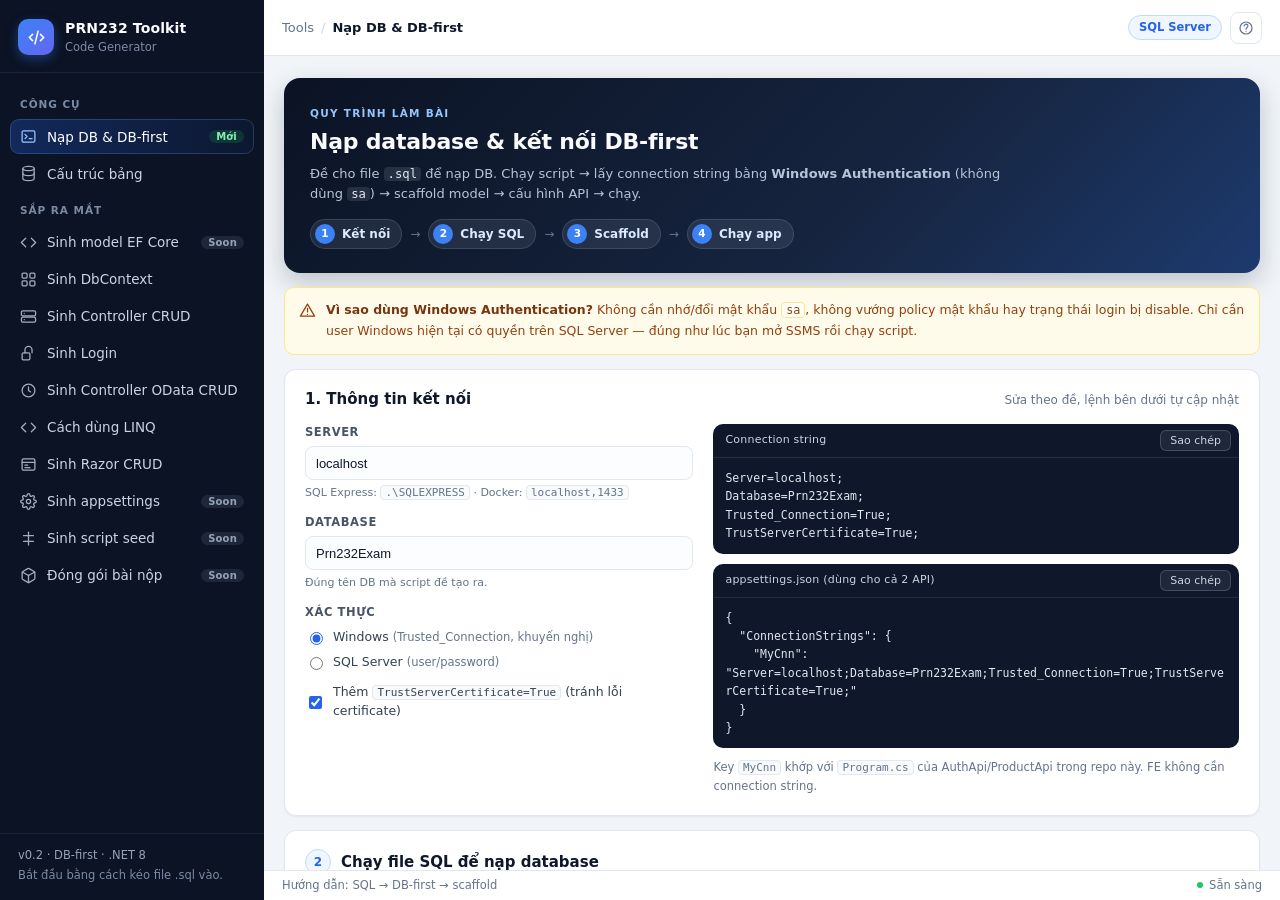
<file: tools/index.html>
<!DOCTYPE html>
<html lang="vi">
<head>
<meta charset="utf-8" />
<meta name="viewport" content="width=device-width, initial-scale=1" />
<title>PRN232 · Nạp DB &amp; DB-first</title>
<link rel="stylesheet" href="styles.css" />
</head>
<body>
<div class="app" id="app">

  <!-- ============ SIDEBAR ============ -->
  <aside class="sidebar" id="sidebar">
    <div class="brand">
      <div class="logo">
        <svg viewBox="0 0 24 24" fill="none" stroke="currentColor" stroke-width="2" stroke-linecap="round" stroke-linejoin="round" width="19" height="19">
          <path d="m7 8-4 4 4 4"/><path d="m17 8 4 4-4 4"/><path d="m14 4-4 16"/>
        </svg>
      </div>
      <div>
        <strong>PRN232 Toolkit</strong>
        <span>Code Generator</span>
      </div>
    </div>

    <nav class="nav" id="nav">
      <p class="nav-label">Công cụ</p>

      <button class="nav-item active" data-tool="setup">
        <svg viewBox="0 0 24 24" fill="none" stroke="currentColor" stroke-width="1.8" stroke-linecap="round" stroke-linejoin="round">
          <rect x="3" y="4" width="18" height="16" rx="2"/><path d="m7 9 3 3-3 3"/><path d="M13 15h4"/>
        </svg>
        <span class="label">Nạp DB &amp; DB-first</span>
        <span class="tag">Mới</span>
      </button>

      <button class="nav-item" data-tool="db">
        <svg viewBox="0 0 24 24" fill="none" stroke="currentColor" stroke-width="1.8" stroke-linecap="round" stroke-linejoin="round">
          <ellipse cx="12" cy="5" rx="8" ry="3"/><path d="M4 5v14c0 1.7 3.6 3 8 3s8-1.3 8-3V5"/><path d="M4 12c0 1.7 3.6 3 8 3s8-1.3 8-3"/>
        </svg>
        <span class="label">Cấu trúc bảng</span>
      </button>

      <p class="nav-label">Sắp ra mắt</p>

      <button class="nav-item" data-tool="models">
        <svg viewBox="0 0 24 24" fill="none" stroke="currentColor" stroke-width="1.8" stroke-linecap="round" stroke-linejoin="round">
          <path d="m16 18 6-6-6-6"/><path d="m8 6-6 6 6 6"/>
        </svg>
        <span class="label">Sinh model EF Core</span>
        <span class="tag soon">Soon</span>
      </button>

      <button class="nav-item" data-tool="context">
        <svg viewBox="0 0 24 24" fill="none" stroke="currentColor" stroke-width="1.8" stroke-linecap="round" stroke-linejoin="round">
          <rect x="3" y="3" width="7" height="7" rx="1.5"/><rect x="14" y="3" width="7" height="7" rx="1.5"/><rect x="3" y="14" width="7" height="7" rx="1.5"/><rect x="14" y="14" width="7" height="7" rx="1.5"/>
        </svg>
        <span class="label">Sinh DbContext</span>
      </button>

      <button class="nav-item" data-tool="crud">
        <svg viewBox="0 0 24 24" fill="none" stroke="currentColor" stroke-width="1.8" stroke-linecap="round" stroke-linejoin="round">
          <rect x="2" y="4" width="20" height="7" rx="2"/><rect x="2" y="13" width="20" height="7" rx="2"/><path d="M6 7.5h.01M6 16.5h.01"/>
        </svg>
        <span class="label">Sinh Controller CRUD</span>
      </button>

      <button class="nav-item" data-tool="login">
        <svg viewBox="0 0 24 24" fill="none" stroke="currentColor" stroke-width="1.8" stroke-linecap="round" stroke-linejoin="round">
          <rect x="3" y="11" width="11" height="10" rx="2"/><path d="M7 11V7a5 5 0 0 1 10 0v4"/>
        </svg>
        <span class="label">Sinh Login</span>
      </button>

      <button class="nav-item" data-tool="odata">
        <svg viewBox="0 0 24 24" fill="none" stroke="currentColor" stroke-width="1.8" stroke-linecap="round" stroke-linejoin="round">
          <circle cx="12" cy="12" r="9"/><path d="M12 7v5l3 2"/>
        </svg>
        <span class="label">Sinh Controller OData CRUD</span>
      </button>

      <button class="nav-item" data-tool="linq">
        <svg viewBox="0 0 24 24" fill="none" stroke="currentColor" stroke-width="1.8" stroke-linecap="round" stroke-linejoin="round">
          <polyline points="16 18 22 12 16 6"/><polyline points="8 6 2 12 8 18"/>
        </svg>
        <span class="label">Cách dùng LINQ</span>
      </button>

      <button class="nav-item" data-tool="razor">
        <svg viewBox="0 0 24 24" fill="none" stroke="currentColor" stroke-width="1.8" stroke-linecap="round" stroke-linejoin="round">
          <rect x="3" y="4" width="18" height="16" rx="2"/><path d="M3 9h18"/><path d="M7 13h4M7 16.5h7"/>
        </svg>
        <span class="label">Sinh Razor CRUD</span>
      </button>

      <button class="nav-item" data-tool="config">
        <svg viewBox="0 0 24 24" fill="none" stroke="currentColor" stroke-width="1.8" stroke-linecap="round" stroke-linejoin="round">
          <circle cx="12" cy="12" r="3"/><path d="M19.4 15a1.7 1.7 0 0 0 .34 1.87l.06.06a2 2 0 1 1-2.83 2.83l-.06-.06a1.7 1.7 0 0 0-1.87-.34 1.7 1.7 0 0 0-1 1.56V21a2 2 0 1 1-4 0v-.11a1.7 1.7 0 0 0-1.06-1.56 1.7 1.7 0 0 0-1.87.34l-.06.06a2 2 0 1 1-2.83-2.83l.06-.06A1.7 1.7 0 0 0 4.6 15a1.7 1.7 0 0 0-1.56-1H3a2 2 0 1 1 0-4h.11A1.7 1.7 0 0 0 4.6 9a1.7 1.7 0 0 0-.34-1.87l-.06-.06a2 2 0 1 1 2.83-2.83l.06.06A1.7 1.7 0 0 0 9 4.6a1.7 1.7 0 0 0 1-1.56V3a2 2 0 1 1 4 0v.11a1.7 1.7 0 0 0 1 1.56 1.7 1.7 0 0 0 1.87-.34l.06-.06a2 2 0 1 1 2.83 2.83l-.06.06A1.7 1.7 0 0 0 19.4 9c.12.6.62 1.04 1.23 1.04H21a2 2 0 1 1 0 4h-.11a1.7 1.7 0 0 0-1.49.96Z"/>
        </svg>
        <span class="label">Sinh appsettings</span>
        <span class="tag soon">Soon</span>
      </button>

      <button class="nav-item" data-tool="seed">
        <svg viewBox="0 0 24 24" fill="none" stroke="currentColor" stroke-width="1.8" stroke-linecap="round" stroke-linejoin="round">
          <path d="M12 3v18"/><path d="M5 8h14"/><path d="M5 16h14"/>
        </svg>
        <span class="label">Sinh script seed</span>
        <span class="tag soon">Soon</span>
      </button>

      <button class="nav-item" data-tool="package">
        <svg viewBox="0 0 24 24" fill="none" stroke="currentColor" stroke-width="1.8" stroke-linecap="round" stroke-linejoin="round">
          <path d="M21 8v8a2 2 0 0 1-1 1.73l-7 4a2 2 0 0 1-2 0l-7-4A2 2 0 0 1 3 16V8a2 2 0 0 1 1-1.73l7-4a2 2 0 0 1 2 0l7 4A2 2 0 0 1 21 8z"/><path d="m3.3 7 8.7 5 8.7-5"/><path d="M12 22V12"/>
        </svg>
        <span class="label">Đóng gói bài nộp</span>
        <span class="tag soon">Soon</span>
      </button>
    </nav>

    <div class="sidebar-foot">
      <div class="ver">v0.2 · DB-first · .NET 8</div>
      <div class="hint">Bắt đầu bằng cách kéo file .sql vào.</div>
    </div>
  </aside>

  <!-- ============ MAIN ============ -->
  <div class="main">
    <header class="topbar">
      <button class="icon-btn nav-toggle" id="navToggle" aria-label="Mở menu">
        <svg viewBox="0 0 24 24" fill="none" stroke="currentColor" stroke-width="2" stroke-linecap="round"><path d="M4 6h16M4 12h16M4 18h16"/></svg>
      </button>
      <div class="crumbs">
        <span>Tools</span><span class="sep">/</span><strong id="crumbTitle">Nạp DB &amp; DB-first</strong>
      </div>
      <div class="top-actions">
        <span class="pill">SQL Server</span>
        <a class="icon-btn" href="../tutorials/index.html" title="Mở tutorial" aria-label="Tutorial">
          <svg viewBox="0 0 24 24" fill="none" stroke="currentColor" stroke-width="1.8" stroke-linecap="round" stroke-linejoin="round">
            <circle cx="12" cy="12" r="9"/><path d="M9.2 9a2.8 2.8 0 1 1 4.3 2.4c-.9.6-1.5 1.2-1.5 2.3"/><path d="M12 17h.01"/>
          </svg>
        </a>
      </div>
    </header>

    <div class="view" id="view-schema" hidden>
    <div class="workspace">
      <!-- Nguồn SQL -->
      <section class="panel input-panel">
        <div class="panel-head">
          <h2>Nguồn SQL</h2>
          <span class="muted" id="fileMeta">Chưa có file</span>
        </div>

        <label class="dropzone" id="dropzone" for="fileInput">
          <span class="dz-icon">
            <svg viewBox="0 0 24 24" fill="none" stroke="currentColor" stroke-width="1.7" stroke-linecap="round" stroke-linejoin="round" width="17" height="17">
              <path d="M21 15v4a2 2 0 0 1-2 2H5a2 2 0 0 1-2-2v-4"/><path d="m7 9 5-5 5 5"/><path d="M12 4v12"/>
            </svg>
          </span>
          <strong>Kéo file .sql vào đây</strong>
          <small>hoặc bấm để chọn file · chỉ đọc, không upload</small>
          <span class="file-name" id="fileName" hidden></span>
          <input type="file" id="fileInput" accept=".sql,.txt" hidden />
        </label>

        <div class="divider"><span>hoặc dán SQL</span></div>

        <textarea id="sqlInput" spellcheck="false" placeholder="CREATE TABLE [dbo].[Product] (&#10;  [Id] INT IDENTITY(1,1) PRIMARY KEY,&#10;  [Name] NVARCHAR(150) NOT NULL&#10;);"></textarea>

        <div class="row">
          <button class="btn primary" id="btnAnalyze">
            <svg viewBox="0 0 24 24" fill="none" stroke="currentColor" stroke-width="1.9" stroke-linecap="round" stroke-linejoin="round">
              <path d="M12 3v3M12 18v3M3 12h3M18 12h3"/><circle cx="12" cy="12" r="4"/>
            </svg>
            Phân tích SQL
          </button>
        </div>
        <div class="row row-tight">
          <button class="btn ghost" id="btnSample">Nạp ví dụ</button>
          <button class="btn ghost" id="btnClear">Xoá</button>
        </div>

        <div class="tips">
          <b>Đọc được:</b> <code>CREATE TABLE</code>, <code>PRIMARY KEY</code>,
          <code>FOREIGN KEY ... REFERENCES</code> (cả <code>ALTER TABLE</code>),
          <code>CHECK</code>, <code>DEFAULT</code>, <code>UNIQUE</code>,
          <code>IDENTITY</code>, <code>NOT NULL</code>, computed column.
        </div>
      </section>

      <!-- Kết quả: field & ràng buộc -->
      <section class="panel result-panel">
        <div class="result-toolbar">
          <div class="title">
            <h2>Field &amp; ràng buộc</h2>
            <span class="muted" id="resultMeta">Chưa có dữ liệu</span>
          </div>
          <div class="tools">
            <label class="search">
              <svg viewBox="0 0 24 24" fill="none" stroke="currentColor" stroke-width="1.9" stroke-linecap="round" stroke-linejoin="round">
                <circle cx="11" cy="11" r="7"/><path d="m20 20-3.5-3.5"/>
              </svg>
              <input id="searchInput" type="search" placeholder="Tìm bảng hoặc field…" autocomplete="off" />
            </label>
            <button class="btn ghost sm" id="btnExpand">Mở rộng</button>
            <button class="btn ghost sm" id="btnCollapse">Thu gọn</button>
          </div>
        </div>

        <div class="result-scroll" id="resultScroll">
          <div class="empty" id="emptyState">
            <div class="art">
              <svg viewBox="0 0 24 24" fill="none" stroke="currentColor" stroke-width="1.5" stroke-linecap="round" stroke-linejoin="round" width="34" height="34">
                <ellipse cx="12" cy="5" rx="7" ry="2.6"/><path d="M5 5v6c0 1.4 3.1 2.6 7 2.6s7-1.2 7-2.6V5"/><path d="M5 11v6c0 1.4 3.1 2.6 7 2.6s7-1.2 7-2.6v-6"/>
              </svg>
            </div>
            <h3>Chưa có dữ liệu</h3>
            <p>Kéo file <b>.sql</b> vào panel bên trái để xem field, kiểu dữ liệu, ràng buộc và khóa ngoại của từng bảng.</p>
          </div>
          <div class="table-list" id="tableList"></div>
          <div class="no-result" id="noResult" hidden></div>
        </div>
      </section>
      </div>
    </div>

    <!-- ============ SINH DBCONTEXT ============ -->
    <div class="view" id="view-context" hidden>
      <div class="guide-scroll">
        <div class="guide">

          <section class="guide-hero">
            <div class="hero-text">
              <span class="eyebrow">Code generator</span>
              <h1>Sinh DbContext</h1>
              <p>
                Chọn 1+ bảng đã phân tích (hoặc dán <code>CREATE TABLE</code>) → điền tên context/namespace
                → sinh. Code gồm constructor, <code>DbSet</code> và <code>OnModelCreating</code> — đúng shape sau
                bước scaffold của <code>dotnet ef dbcontext scaffold</code>.
              </p>
            </div>
            <div class="hero-flow">
              <span class="flow-step"><b>1</b> Chọn bảng</span>
              <span class="flow-arrow">→</span>
              <span class="flow-step"><b>2</b> Tuỳ chỉnh</span>
              <span class="flow-arrow">→</span>
              <span class="flow-step"><b>3</b> Copy code</span>
            </div>
          </section>

          <div class="crud-grid">
            <section class="card">
              <div class="card-head">
                <h2>1. Chọn bảng</h2>
                <span class="muted" id="ctxSourceMeta">Chưa có bảng</span>
              </div>

              <div class="checks" id="ctxChecks"></div>

              <div class="divider"><span>hoặc dán</span></div>

              <label class="field">
                <span>Tên bảng hoặc CREATE TABLE</span>
                <textarea class="input textarea" id="ctxPaste" spellcheck="false" placeholder="Product&#10;hoặc dán nguyên: CREATE TABLE [dbo].[Product] ( ... )"></textarea>
              </label>
              <button type="button" class="btn" id="btnCtxUsePaste">Dùng nội dung dán</button>

              <p class="out-hint">
                Muốn context cho cả DB: vào tab “Cấu trúc bảng”, bấm nút <b>Sinh CRUD</b> trên từng bảng
                hoặc tích chọn nhiều bảng ở đây rồi sinh một context duy nhất.
              </p>
            </section>

            <section class="card">
              <div class="card-head">
                <h2>2. Tuỳ chỉnh</h2>
                <span class="muted">Sửa theo project của bạn</span>
              </div>

              <div class="opt-grid">
                <label class="field">
                  <span>DbContext</span>
                  <input class="input" id="ctxContext" value="Prn232Context" spellcheck="false" />
                </label>
                <label class="field">
                  <span>Namespace</span>
                  <input class="input" id="ctxNamespace" value="Prn232.ProductApi.Models" spellcheck="false" />
                </label>
              </div>

              <p class="out-hint">
                Sau khi sinh: xoá method <code>OnConfiguring</code> nếu có trong context, rồi đăng ký
                <code>AddDbContext</code> trong <code>Program.cs</code> của API.
              </p>
            </section>
          </div>

          <section class="card step">
            <div class="step-head">
              <span class="step-no">3</span>
              <h2>Code DbContext</h2>
              <div class="head-actions">
                <span class="muted" id="ctxMeta">Chọn bảng để sinh code</span>
                <button type="button" class="btn ghost sm" id="btnDownloadCtx">Tải .cs</button>
              </div>
            </div>

            <div class="code-box big">
              <pre id="ctxCode">// Chọn bảng để sinh DbContext.</pre>
              <button type="button" class="copy-btn" data-copy="ctxCode">Sao chép</button>
            </div>

            <ul class="bullets">
              <li>Tên context trong <code>-dc</code> của lệnh scaffold (<code>dotnet ef dbcontext scaffold ... -c Prn232Context</code>) phải <b>trùng</b> tên class vừa sinh.</li>
              <li><code>DbSet</code> tên được sinh tự động là số nhiều Pascal của tên bảng (vd <code>Product</code> → <code>DbSet&lt;Product&gt; Products</code>).</li>
              <li>Khóa (<code>HasKey</code>) + <code>ToTable</code> + <code>HasMaxLength</code>/<code>HasDefaultValue</code> được sinh từ <code>CREATE TABLE</code> đã phân tích.</li>
              <li>Chưa sinh block <code>HasOne/WithMany</code> cho FK — EF tự hiểu theo tên cột (<code>CategoryId</code> → <code>Category</code>).</li>
              <li>Sau khi scaffold: xoá <code>OnConfiguring</code> nếu có, đăng ký <code>AddDbContext</code> trong <code>Program.cs</code>.</li>
            </ul>
          </section>

          <section class="card step">
            <div class="step-head">
              <span class="step-no">4</span>
              <h2>Chạy lệnh scaffold (EF Core CLI)</h2>
            </div>
            <p class="step-desc">
              Code DbContext vừa sinh ở trên là kết quả của lệnh scaffold — thay vì copy tay, bấm sinh xong rồi
              chạy command dưới đây (tool đã điền context + connection string + các bảng cần scaffold).
            </p>

            <div class="code-box">
              <pre id="ctxScaffoldCmd"></pre>
              <button type="button" class="copy-btn" data-copy="ctxScaffoldCmd">Sao chép</button>
            </div>

            <ul class="bullets">
              <li>Command: <code>dotnet ef dbcontext scaffold "&lt;connection&gt;" Microsoft.EntityFrameworkCore.SqlServer -o Models -f -c Prn232Context --no-onconfiguring</code>.</li>
              <li>Cần cài: <code>dotnet tool install --global dotnet-ef</code>, <code>dotnet add package Microsoft.EntityFrameworkCore.SqlServer</code>, <code>dotnet add package Microsoft.EntityFrameworkCore.Design</code>.</li>
              <li>Chạy trong thư mục project API (vd <code>src/Prn232.ProductApi</code>); có <code>-t</code> khi đã chọn bảng cần sinh.</li>
              <li>Sau khi chạy: xoá <code>OnConfiguring</code> nếu có, đăng ký <code>AddDbContext</code> trong <code>Program.cs</code>.</li>
            </ul>
          </section>
        </div>
      </div>
    </div>

    <!-- ============ SINH RAZOR CRUD ============ -->
    <div class="view" id="view-razor" hidden>
      <div class="guide-scroll">
        <div class="guide">

          <section class="guide-hero">
            <div class="hero-text">
              <span class="eyebrow">Code generator</span>
              <h1>Sinh Razor CRUD</h1>
              <p>
                Chọn 1 bảng đã phân tích (hoặc dán <code>CREATE TABLE</code>) → sinh
                <code>Pages/…/Index.cshtml</code> + <code>Index.cshtml.cs</code>.
                Backend gọi API qua <code>ApiClient</code> (Bearer token từ Session), giao diện phía trên render bảng.
              </p>
            </div>
            <div class="hero-flow">
              <span class="flow-step"><b>1</b> Chọn bảng</span>
              <span class="flow-arrow">→</span>
              <span class="flow-step"><b>2</b> Sinh code</span>
              <span class="flow-arrow">→</span>
              <span class="flow-step"><b>3</b> Copy / tải .cs</span>
            </div>
          </section>

          <div class="crud-grid">
            <section class="card">
              <div class="card-head">
                <h2>1. Chọn bảng</h2>
                <span class="muted" id="razorSourceMeta">Chọn bảng để sinh Razor Page</span>
              </div>

              <label class="field">
                <span>Bảng đã phân tích</span>
                <select class="input" id="razorTable"></select>
                <small>Import file SQL ở mục “Cấu trúc bảng” để có danh sách.</small>
              </label>

              <div class="divider"><span>hoặc dán</span></div>

              <label class="field">
                <span>Tên bảng hoặc CREATE TABLE</span>
                <textarea class="input textarea" id="razorPaste" spellcheck="false" placeholder="Product&#10;hoặc dán nguyên: CREATE TABLE [dbo].[Product] ( ... )"></textarea>
              </label>
              <button type="button" class="btn" id="btnRazorUsePaste">Dùng nội dung dán</button>

              <p class="out-hint">
                Code sinh ra gồm 2 file: <code>Index.cshtml</code> (giao diện: alert + bảng) và
                <code>Index.cshtml.cs</code> (backend: <code>OnGet</code> gọi <code>ApiClient</code> → GET <code>/api/Products</code>).
              </p>
            </section>

            <section class="card">
              <div class="card-head">
                <h2>2. Tuỳ chỉnh</h2>
                <span class="muted">Sửa theo project của bạn</span>
              </div>
              <p class="out-hint">
                Namespace mặc định: <code>Prn232.Fe.Pages.Products</code> (từ tên bảng). Backend dùng
                <code>ApiClient.GetProductsAsync(page, PageSize, search)</code>; token lấy từ Session.
              </p>
            </section>
          </div>

          <section class="card step">
            <div class="step-head">
              <span class="step-no">3</span>
              <h2>Code Razor Page CRUD</h2>
              <div class="head-actions">
                <span class="muted" id="razorMeta">Chọn bảng để sinh code</span>
                <button type="button" class="btn ghost sm" id="btnDownloadRazor">Tải .cshtml</button>
                <button type="button" class="btn ghost sm" id="btnDownloadRazorCs">Tải .cs</button>
              </div>
            </div>

            <div class="code-box big">
              <pre id="razorCode">// Chọn bảng để sinh Razor Page CRUD.</pre>
              <button type="button" class="copy-btn" data-copy="razorCode">Sao chép</button>
            </div>

            <div class="code-box">
              <pre id="razorCs"></pre>
              <button type="button" class="copy-btn" data-copy="razorCs">Sao chép</button>
            </div>

            <ul class="bullets">
              <li>Backend: <code>OnGetAsync</code> kiểm tra token Session → gọi GET <code>/api/Products?page=&size=&search=</code> qua <code>ApiClient</code> → nạp <code>Items</code> + phân trang.</li>
              <li>Giao diện: alert (TempData <code>Message</code> + <code>ErrorMessage</code>) + bảng render <code>Model.Items</code>.</li>
              <li>Thêm Create/Edit/Delete Razor tương tự khi đề yêu cầu.</li>
              <li>Sau khi sinh: tạo DTO <code>ProductDto</code> trong FE nếu chưa có, rồi chạy FE.</li>
            </ul>
          </section>
        </div>
      </div>
    </div>

    <!-- ============ SINH CONTROLLER CRUD ============ -->
    <div class="view" id="view-crud" hidden>
      <div class="guide-scroll">
        <div class="guide">

          <section class="guide-hero">
            <div class="hero-text">
              <span class="eyebrow">Code generator</span>
              <h1>Sinh Controller CRUD</h1>
              <p>
                Chọn 1 bảng đã import (hoặc dán <code>CREATE TABLE</code>) → tick action cần sinh
                (list / CRUD) → chọn cột search &amp; sort → copy code. Code dùng EF Core async,
                <code>[ApiController]</code>, có sẵn nút copy.
              </p>
            </div>
            <div class="hero-flow">
              <span class="flow-step"><b>1</b> Chọn bảng</span>
              <span class="flow-arrow">→</span>
              <span class="flow-step"><b>2</b> Tuỳ chọn</span>
              <span class="flow-arrow">→</span>
              <span class="flow-step"><b>3</b> Scaffold / copy</span>
            </div>
          </section>

          <div class="crud-grid">
            <section class="card">
              <div class="card-head">
                <h2>1. Chọn bảng</h2>
                <span class="muted" id="genSourceMeta">Chưa có bảng</span>
              </div>

              <label class="field">
                <span>Bảng đã phân tích</span>
                <select class="input" id="genTable"></select>
                <small>Import file SQL ở mục “Cấu trúc bảng” để có danh sách.</small>
              </label>

              <div class="divider"><span>hoặc dán</span></div>

              <label class="field">
                <span>Tên bảng hoặc CREATE TABLE</span>
                <textarea class="input textarea" id="genPaste" spellcheck="false" placeholder="Product&#10;hoặc dán nguyên: CREATE TABLE [dbo].[Product] ( ... )"></textarea>
              </label>
              <button type="button" class="btn" id="btnUsePaste">Dùng nội dung dán</button>

              <p class="out-hint">
                Ở tab “Cấu trúc bảng”, bấm nút <b>Sinh CRUD</b> trên từng bảng để chuyển thẳng sang đây.
              </p>
            </section>

            <section class="card">
              <div class="card-head">
                <h2>2. Tuỳ chọn</h2>
                <span class="muted">Sửa theo project của bạn</span>
              </div>

              <div class="opt-grid">
                <label class="field">
                  <span>Controller</span>
                  <input class="input" id="genController" value="ProductsController" spellcheck="false" />
                </label>
                <label class="field">
                  <span>DbContext</span>
                  <input class="input" id="genContext" value="Prn232Context" spellcheck="false" />
                </label>
                <label class="field">
                  <span>Namespace</span>
                  <input class="input" id="genNamespace" value="Prn232.ProductApi.Controllers" spellcheck="false" />
                </label>
                <label class="field">
                  <span>Namespace của model</span>
                  <input class="input" id="genModelNs" value="Prn232.ProductApi.Models" spellcheck="false" />
                </label>
              </div>

              <label class="check-row mt-10">
                <input type="checkbox" id="genAuthorize" checked />
                <span>Thêm <code>[Authorize]</code> cho toàn controller (ProductApi trong repo yêu cầu JWT)</span>
              </label>

              <div class="opt-section">
                <div class="opt-section-head">
                  <span class="opt-title">Action sinh ra</span>
                  <span class="muted">Bỏ tick action không cần</span>
                </div>
                <div class="action-grid">
                  <label class="check-row"><input type="checkbox" class="gen-act" value="list" checked /><span>List <code>GET /api/…</code></span></label>
                  <label class="check-row"><input type="checkbox" class="gen-act" value="detail" checked /><span>Chi tiết <code>GET {id}</code></span></label>
                  <label class="check-row"><input type="checkbox" class="gen-act" value="create" checked /><span>Tạo <code>POST</code></span></label>
                  <label class="check-row"><input type="checkbox" class="gen-act" value="update" checked /><span>Sửa <code>PUT {id}</code></span></label>
                  <label class="check-row"><input type="checkbox" class="gen-act" value="delete" checked /><span>Xoá <code>DELETE {id}</code></span></label>
                </div>
              </div>

              <div class="opt-section">
                <div class="opt-section-head">
                  <span class="opt-title">Search từ khóa</span>
                  <span class="muted">Cột text — tick cột muốn tìm</span>
                </div>
                <div class="checks" id="genSearchFields"></div>
              </div>

              <div class="opt-section">
                <div class="opt-section-head">
                  <span class="opt-title">Sort</span>
                  <span class="muted">Cột text/số/ngày — tick và chọn chiều</span>
                </div>
                <div class="sort-list" id="genSortFields"></div>
              </div>

              <div class="opt-section">
                <div class="opt-section-head">
                  <span class="opt-title">Phân trang</span>
                  <span class="muted">Chỉ áp dụng cho list</span>
                </div>
                <div class="sort-row">
                  <label class="check-row">
                    <input type="checkbox" id="genPaging" />
                    <span>Bật <code>?page=1&amp;pageSize=…</code></span>
                  </label>
                  <label class="page-size">
                    <span>Số item / trang</span>
                    <input type="number" class="input mini" id="genPageSize" value="10" min="1" max="500" step="1" disabled />
                  </label>
                </div>
              </div>

              <div class="opt-section">
                <div class="opt-section-head">
                  <span class="opt-title">Message trả về</span>
                  <span class="muted">Dùng <code>{model}</code>, <code>{table}</code>, <code>{id}</code></span>
                </div>
                <div class="msg-grid">
                  <label class="field">
                    <span>404 Not found</span>
                    <input class="input" id="msgNotFound" value="Không tìm thấy {model}." spellcheck="false" />
                  </label>
                  <label class="field">
                    <span>400 Validation (Create / Update)</span>
                    <input class="input" id="msgValidation" value="Dữ liệu không hợp lệ." spellcheck="false" />
                  </label>
                  <label class="field">
                    <span>400 Khoá URL ≠ body (Update)</span>
                    <input class="input" id="msgMismatch" value="Khóa trên URL không khớp với body." spellcheck="false" />
                  </label>
                  <label class="field">
                    <span>401 Thiếu / sai token</span>
                    <input class="input" id="msgUnauthorized" value="Chưa đăng nhập hoặc token không hợp lệ." spellcheck="false" />
                  </label>
                  <label class="field">
                    <span>403 Không đủ quyền</span>
                    <input class="input" id="msgForbidden" value="Bạn không có quyền truy cập." spellcheck="false" />
                  </label>
                </div>
                <p class="out-hint">
                  Mỗi endpoint tự lấy message tương ứng: Detail/Update/Delete dùng 404 · Create/Update dùng 400 Validation ·
                  Update dùng thêm 400 Mismatch · Auth dùng 401/403. Dùng <code>{model}</code>, <code>{table}</code>, <code>{id}</code>.
                </p>
                <div class="msg-custom-head"><span class="muted">Message custom (thêm theo endpoint)</span></div>
                <button type="button" class="btn" id="btnAddMsg">Thêm message</button>
                <div id="customMsgList"></div>
              </div>
            </section>
          </div>

          <section class="card step">
            <div class="step-head">
              <span class="step-no">3</span>
              <h2>Cách 1 · Scaffold bằng <code>dotnet-aspnet-codegenerator</code></h2>
              <span class="pill ml-auto">Khuyến nghị</span>
            </div>
            <p class="step-desc">
              Cách chính thức của .NET: cần cài <b>tool</b> (global) và <b>package</b> (trong project API)
              một lần, sau đó mỗi bảng chỉ cần 1 lệnh là có controller CRUD đầy đủ.
              Model phải được scaffold trước (DB-first).
            </p>

            <div class="code-box">
              <pre id="cmdGenInstall"></pre>
              <button type="button" class="copy-btn" data-copy="cmdGenInstall">Sao chép</button>
            </div>

            <p class="out-hint">Chạy trong thư mục project API (vd: <code>src/Prn232.ProductApi</code>):</p>

            <div class="code-box">
              <pre id="cmdGenScaffold"></pre>
              <button type="button" class="copy-btn" data-copy="cmdGenScaffold">Sao chép</button>
            </div>

            <ul class="bullets">
              <li><code>-name</code> tên controller · <code>-async</code> action async · <code>-api</code> controller API.</li>
              <li><code>-m</code> class model đã scaffold · <code>-dc</code> DbContext · <code>-outDir Controllers</code>.</li>
              <li>Thiếu tool → lỗi <code>dotnet-aspnet-codegenerator: command not found</code>: cài lại và thêm <code>%USERPROFILE%\.dotnet\tools</code> vào PATH.</li>
              <li><code>-dc</code> phải <b>trùng đúng tên class DbContext</b> đã scaffold (vd <code>Prn232Context</code>), nếu không tool báo <i>“No DbContext was found”</i>.</li>
              <li>Chạy lệnh trong project chứa cả model lẫn DbContext; model ở project khác thì <code>-m</code> sẽ không thấy.</li>
              <li>Tool sinh controller <b>chưa có</b> <code>[Authorize]</code> — thêm tay nếu API yêu cầu JWT.</li>
              <li>Máy thi không cài được tool/package (offline) → dùng <b>Cách 2</b> bên dưới.</li>
            </ul>
          </section>

          <section class="card code-card">
            <div class="card-head">
              <h2>4. Cách 2 · Controller tự sinh (không cần cài tool)</h2>
              <div class="head-actions">
                <span class="muted" id="genMeta">Chọn bảng để sinh code</span>
                <button type="button" class="btn ghost sm" id="btnDownloadCs">Tải .cs</button>
              </div>
            </div>

            <div class="code-box big">
              <pre id="genCode"></pre>
              <button type="button" class="copy-btn" data-copy="genCode">Sao chép</button>
            </div>

            <ul class="bullets">
              <li>Cần scaffold model trước (mục “Nạp DB &amp; DB-first”) — controller dùng <code>_context.Set&lt;Model&gt;()</code> nên không phụ thuộc tên DbSet.</li>
              <li>Route: <code>api/[controller]</code> — ví dụ <code>ProductsController</code> → <code>/api/Products</code>.</li>
              <li>Tick ở panel “Tuỳ chọn”: cột <b>text</b> → sinh <code>?keyword=</code>, cột <b>text/số/ngày</b> → sort, bật <b>phân trang</b> → <code>?page=1&amp;pageSize=…</code> và trả <code>{ total, page, pageSize, items }</code>.</li>
              <li>Nhớ đăng ký <code>AddDbContext</code> + JWT trong <code>Program.cs</code>.</li>
            </ul>
          </section>

          <section class="card step">
            <div class="step-head">
              <span class="step-no">5</span>
              <h2>Kết quả mẫu của endpoint</h2>
            </div>
            <p class="step-desc">
              Chọn endpoint để xem HTTP status + body mẫu. Giá trị mẫu sinh theo kiểu cột:
              text → <code>"string"</code>, số → <code>0</code>, bit → <code>false</code>, ngày → chuỗi ISO, guid → guid rỗng.
            </p>

            <div class="sample-bar">
              <select class="input" id="sampleEndpoint"></select>
              <button type="button" class="btn" id="btnSampleResult">Sinh kết quả mẫu</button>
            </div>

            <div class="sample-out" id="sampleOut"></div>
          </section>

          <section class="card step" id="authMsgCard">
            <div class="step-head">
              <span class="step-no">6</span>
              <h2>Message 401 / 403 (<code>Program.cs</code>)</h2>
            </div>
            <p class="step-desc">
              Controller <b>không tự trả</b> 401 có body — middleware JWT trả 401 rỗng.
              Dán đoạn dưới vào <b>trong</b> <code>.AddJwtBearer(options => { ... })</code> của
              <code>Prn232.ProductApi/Program.cs</code>, giữ nguyên <code>TokenValidationParameters</code> phía trên.
            </p>

            <div class="code-box">
              <pre id="authEventsCode"></pre>
              <button type="button" class="copy-btn" data-copy="authEventsCode">Sao chép</button>
            </div>

            <ul class="bullets">
              <li><code>context.HandleResponse()</code> để chặn body mặc định; thiếu dòng này sẽ bị ghi đè.</li>
              <li>Message lấy từ ô <b>401</b> / <b>403</b> ở panel “Tuỳ chọn”.</li>
              <li>403 chỉ xảy ra khi dùng <code>[Authorize(Roles = "...")]</code>; controller mặc định không phân quyền.</li>
              <li>Ô 404 / 400 nằm trong controller nên sửa trực tiếp ở panel là code sinh ra đổi theo.</li>
            </ul>
          </section>

          <section class="card step">
            <div class="step-head">
              <span class="step-no">7</span>
              <h2>Hướng dẫn trả JSON theo mong muốn</h2>
            </div>
            <p class="step-desc">
              Muốn API trả JSON có thêm field / đổi tên field / chỉnh mã HTTP: dùng custom message ở panel
              <b>“Message trả về”</b> (chọn endpoint + mã status + message) rồi bấm <b>“Sinh code”</b> / <b>“Sinh kết quả mẫu”</b>.
              Khi có custom, code trả đúng status vừa chọn và body dạng <code>new { message = "..." }</code>.
            </p>
            <div class="code-box">
              <pre id="genCustomGuide">// Ví dụ: muốn 200 trả về object có thêm field "status" = false
        return Ok(new { message = "Yêu cầu hợp lệ.", status = false });</pre>
              <button type="button" class="copy-btn" data-copy="genCustomGuide">Sao chép</button>
            </div>
            <ul class="bullets">
              <li>Chọn endpoint (List / Detail / Create / Update / Delete / Auth) + status + message ở panel “Message trả về”, rồi bấm <b>“Sinh code”</b>.</li>
              <li>Thêm field / đổi tên field / đổi giá trị: sửa trực tiếp code sinh ra thành object C# có field mong muốn, ví dụ <code>return Ok(new { message = "...", status = false });</code>.</li>
              <li>Đổi mã HTTP: chọn status tương ứng trong custom (200 / 201 / 204 / 400 / 401 / 403 / 404) hoặc sửa mã status trong code sinh ra.</li>
              <li>Custom message chỉ thay message; field và tên field do người viết code trực tiếp.</li>
            </ul>
          </section>

        </div>
      </div>
    </div>

    <!-- ============ HƯỚNG DẪN NẠP DB & DB-FIRST ============ -->
    <div class="view" id="view-setup">
      <div class="guide-scroll">
        <div class="guide">

          <section class="guide-hero">
            <div class="hero-text">
              <span class="eyebrow">Quy trình làm bài</span>
              <h1>Nạp database &amp; kết nối DB-first</h1>
              <p>
                Đề cho file <code>.sql</code> để nạp DB. Chạy script → lấy connection string
                bằng <b>Windows Authentication</b> (không dùng <code>sa</code>) → scaffold model
                → cấu hình API → chạy.
              </p>
            </div>
            <div class="hero-flow">
              <span class="flow-step"><b>1</b> Kết nối</span>
              <span class="flow-arrow">→</span>
              <span class="flow-step"><b>2</b> Chạy SQL</span>
              <span class="flow-arrow">→</span>
              <span class="flow-step"><b>3</b> Scaffold</span>
              <span class="flow-arrow">→</span>
              <span class="flow-step"><b>4</b> Chạy app</span>
            </div>
          </section>

          <div class="note-banner">
            <svg viewBox="0 0 24 24" fill="none" stroke="currentColor" stroke-width="1.8" stroke-linecap="round" stroke-linejoin="round">
              <path d="M12 3 2 20h20L12 3Z"/><path d="M12 9v5"/><path d="M12 17.5h.01"/>
            </svg>
            <p>
              <b>Vì sao dùng Windows Authentication?</b> Không cần nhớ/đổi mật khẩu <code>sa</code>,
              không vướng policy mật khẩu hay trạng thái login bị disable. Chỉ cần user Windows
              hiện tại có quyền trên SQL Server — đúng như lúc bạn mở SSMS rồi chạy script.
            </p>
          </div>

          <!-- Thông tin kết nối + output -->
          <section class="card conn-card">
            <div class="card-head">
              <h2>1. Thông tin kết nối</h2>
              <span class="muted">Sửa theo đề, lệnh bên dưới tự cập nhật</span>
            </div>

            <div class="conn-grid">
              <div class="form-col">
                <label class="field">
                  <span>Server</span>
                  <input class="input" id="connServer" type="text" value="localhost" spellcheck="false" />
                  <small>SQL Express: <code>.\SQLEXPRESS</code> · Docker: <code>localhost,1433</code></small>
                </label>

                <label class="field">
                  <span>Database</span>
                  <input class="input" id="connDb" type="text" value="Prn232Exam" spellcheck="false" />
                  <small>Đúng tên DB mà script đề tạo ra.</small>
                </label>

                <div class="field">
                  <span>Xác thực</span>
                  <div class="radio-row">
                    <label class="radio">
                      <input type="radio" name="auth" value="windows" checked />
                      <span>Windows <small>(Trusted_Connection, khuyến nghị)</small></span>
                    </label>
                    <label class="radio">
                      <input type="radio" name="auth" value="sql" />
                      <span>SQL Server <small>(user/password)</small></span>
                    </label>
                  </div>
                </div>

                <div class="sql-auth" id="sqlAuthFields" hidden>
                  <label class="field">
                    <span>User</span>
                    <input class="input" id="connUser" type="text" value="sa" spellcheck="false" />
                  </label>
                  <label class="field">
                    <span>Password</span>
                    <input class="input" id="connPass" type="text" value="" spellcheck="false" />
                  </label>
                </div>

                <label class="check-row">
                  <input type="checkbox" id="trustCert" checked />
                  <span>Thêm <code>TrustServerCertificate=True</code> (tránh lỗi certificate)</span>
                </label>
              </div>

              <div class="out-col">
                <div class="out-block">
                  <div class="out-head">
                    <span>Connection string</span>
                    <button type="button" class="copy-btn" data-copy="outConn">Sao chép</button>
                  </div>
                  <pre id="outConn"></pre>
                </div>

                <div class="out-block">
                  <div class="out-head">
                    <span>appsettings.json (dùng cho cả 2 API)</span>
                    <button type="button" class="copy-btn" data-copy="outJson">Sao chép</button>
                  </div>
                  <pre id="outJson"></pre>
                </div>

                <p class="out-hint">
                  Key <code>MyCnn</code> khớp với <code>Program.cs</code> của AuthApi/ProductApi trong repo này.
                  FE không cần connection string.
                </p>
              </div>
            </div>
          </section>

          <!-- Bước 2: chạy SQL -->
          <section class="card step">
            <div class="step-head">
              <span class="step-no">2</span>
              <h2>Chạy file SQL để nạp database</h2>
            </div>
            <p class="step-desc">
              Mở file script đề cho, chạy bằng <code>sqlcmd</code> (hoặc SSMS → mở file → Execute).
              Script thường đã có <code>CREATE DATABASE</code> + <code>USE</code>, nên chỉ cần chạy 1 lần.
            </p>
            <div class="code-box">
              <pre id="cmdRunSql"></pre>
              <button type="button" class="copy-btn" data-copy="cmdRunSql">Sao chép</button>
            </div>
            <ul class="bullets">
              <li><b>Windows auth:</b> cờ <code>-E</code> — dùng user Windows hiện tại, không cần <code>-U/-P</code>.</li>
              <li><b>SSMS:</b> chọn Authentication = <i>Windows Authentication</i>, mở <code>.sql</code> rồi Execute (F5).</li>
              <li>Script không tạo DB thì tạo trước: <code>sqlcmd -S localhost -E -Q "CREATE DATABASE [&lt;DbName&gt;]"</code>.</li>
              <li>Nếu đề yêu cầu đúng tên DB khác, sửa ô Database phía trên rồi chạy lại script (nếu cần).</li>
            </ul>
            <div class="code-box">
              <pre id="cmdCheck"></pre>
              <button type="button" class="copy-btn" data-copy="cmdCheck">Sao chép</button>
            </div>
            <div class="step-actions">
              <button type="button" class="btn ghost sm" id="btnGoSchema">Xem field &amp; ràng buộc của DB →</button>
            </div>
          </section>

          <!-- Bước 3: scaffold -->
          <section class="card step">
            <div class="step-head">
              <span class="step-no">3</span>
              <h2>Scaffold model (DB-first)</h2>
            </div>
            <p class="step-desc">
              Cài tool + package một lần, sau đó scaffold từ database vừa nạp.
              <b>Bắt buộc</b> có <code>--no-onconfiguring</code> để connection string nằm trong
              <code>appsettings.json</code> chứ không hard-code trong DbContext.
            </p>

            <div class="code-box">
              <pre id="cmdInstall"></pre>
              <button type="button" class="copy-btn" data-copy="cmdInstall">Sao chép</button>
            </div>

            <div class="code-box">
              <pre id="cmdScaffold"></pre>
              <button type="button" class="copy-btn" data-copy="cmdScaffold">Sao chép</button>
            </div>

            <ul class="bullets">
              <li>Chạy trong thư mục project cần có model (ví dụ <code>src/Prn232.ProductApi</code>).</li>
              <li><code>-o Models</code>: thư mục output · <code>-f</code>: ghi đè khi scaffold lại sau khi đổi đề.</li>
              <li>Chỉ scaffold vài bảng: thêm <code>-t Product -t Account</code>.</li>
              <li>Đổi tên DbContext: thêm <code>-c Prn232Context</code>.</li>
              <li>Sau khi scaffold: xoá <code>OnConfiguring</code> nếu có, đăng ký <code>AddDbContext</code> trong <code>Program.cs</code>.</li>
            </ul>
          </section>

          <!-- Bước 4: cấu hình -->
          <section class="card step">
            <div class="step-head">
              <span class="step-no">4</span>
              <h2>Cấu hình &amp; chạy</h2>
            </div>
            <p class="step-desc">
              Dán connection string vào <b>cả hai</b> <code>appsettings.json</code> của
              <code>Prn232.AuthApi</code> và <code>Prn232.ProductApi</code> (cùng key <code>MyCnn</code>).
              JWT <code>Key/Issuer/Audience</code> phải giống hệt nhau ở 2 API.
            </p>
            <div class="code-box">
              <pre id="cmdBuild"></pre>
              <button type="button" class="copy-btn" data-copy="cmdBuild">Sao chép</button>
            </div>
            <ul class="bullets">
              <li>Chạy lần lượt AuthApi (:5001) → ProductApi (:5002) → FE (:5000).</li>
              <li>Đăng nhập bằng account seed trong script (ví dụ <code>admin/123456</code>).</li>
              <li>Sửa DB xong thì scaffold lại — không dùng migration (đề thi DB-first).</li>
            </ul>
          </section>

          <!-- Lỗi thường gặp -->
          <section class="card step">
            <div class="step-head">
              <span class="step-no">?</span>
              <h2>Lỗi thường gặp</h2>
            </div>
            <div class="err-wrap">
              <table class="err-table">
                <thead>
                  <tr><th>Lỗi</th><th>Nguyên nhân</th><th>Cách xử lý</th></tr>
                </thead>
                <tbody>
                  <tr>
                    <td><code>A network-related or instance-specific error</code></td>
                    <td>Sai tên server / SQL Server chưa chạy</td>
                    <td>Kiểm tra service; SQL Express dùng <code>.\SQLEXPRESS</code>, Docker dùng <code>localhost,1433</code>.</td>
                  </tr>
                  <tr>
                    <td><code>Login failed for user ...</code> (Windows)</td>
                    <td>User Windows chưa có login/quyền trên DB</td>
                    <td>SSMS → Security → Logins → thêm user; hoặc chuyển sang SQL auth.</td>
                  </tr>
                  <tr>
                    <td><code>The certificate chain was issued by an authority that is not trusted</code></td>
                    <td>SQL Server dùng certificate self-signed</td>
                    <td>Bật <code>TrustServerCertificate=True</code> (đã bật mặc định ở trên).</td>
                  </tr>
                  <tr>
                    <td><code>Cannot open database "X" requested by the login</code></td>
                    <td>Chưa chạy script hoặc sai tên DB</td>
                    <td>Chạy lại script; kiểm tra <code>SELECT name FROM sys.databases</code>.</td>
                  </tr>
                  <tr>
                    <td><code>dotnet ef: command not found</code></td>
                    <td>Chưa cài hoặc chưa có trong PATH</td>
                    <td><code>dotnet tool install --global dotnet-ef</code>; thêm <code>%USERPROFILE%\.dotnet\tools</code> (Windows) hoặc <code>~/.dotnet/tools</code> vào PATH.</td>
                  </tr>
                  <tr>
                    <td><code>Unable to connect... Windows auth</code> khi DB chạy Docker/Linux</td>
                    <td>SQL Server trên Linux không hỗ trợ Windows Authentication</td>
                    <td>Chọn xác thực <b>SQL Server</b> ở trên và dùng user/password thật của container.</td>
                  </tr>
                </tbody>
              </table>
            </div>
          </section>

          <!-- Checklist -->
          <section class="card step">
            <div class="step-head">
              <span class="step-no">✓</span>
              <h2>Checklist trước khi nộp</h2>
            </div>
            <ul class="checklist">
              <li>Script đề đã chạy, DB có đúng bảng + seed data.</li>
              <li>Scaffold lại sau lần sửa DB cuối cùng, model khớp field thật.</li>
              <li>Connection string giống nhau ở 2 API, JWT key giống nhau.</li>
              <li>Không commit mật khẩu thật; connection string chỉ để trong appsettings của bài nộp.</li>
              <li>Chạy thử login → list → create → edit → delete.</li>
            </ul>
          </section>

        </div>
      </div>
    </div>

    <!-- ============ SINH LOGIN ============ -->
    <div class="view" id="view-login" hidden>
      <div class="guide-scroll">
        <div class="guide">

          <section class="guide-hero">
            <div class="hero-text">
              <span class="eyebrow">Code generator</span>
              <h1>Sinh Login</h1>
              <p>
                Sinh trang Razor <code>Login</code>: backend PageModel <code>OnPostAsync</code> gọi
                <code>ApiClient.LoginAsync</code> → lưu token vào Session → redirect về <code>/Products/Index</code>.
                Giao diện phía trên: form username/password + alert lỗi.
              </p>
            </div>
            <div class="hero-flow">
              <span class="flow-step"><b>1</b> Backend</span>
              <span class="flow-arrow">→</span>
              <span class="flow-step"><b>2</b> Frontend</span>
              <span class="flow-arrow">→</span>
              <span class="flow-step"><b>3</b> Copy / tải .cs</span>
            </div>
          </section>

          <section class="card step">
            <div class="step-head">
              <span class="step-no">1</span>
              <h2>Code Login</h2>
              <div class="head-actions">
                <span class="muted" id="loginMeta">Sinh code Login</span>
                <button type="button" class="btn ghost sm" id="btnDownloadLogin">Tải .cshtml</button>
                <button type="button" class="btn ghost sm" id="btnDownloadLoginCs">Tải .cs</button>
                <button type="button" class="btn ghost sm" id="btnDownloadLoginApi">Tải AuthController.cs</button>
              </div>
            </div>

            <div class="code-box big">
              <pre id="loginCode">// Code Login (frontend)</pre>
              <button type="button" class="copy-btn" data-copy="loginCode">Sao chép</button>
            </div>

            <div class="code-box">
              <pre id="loginCs"></pre>
              <button type="button" class="copy-btn" data-copy="loginCs">Sao chép</button>
            </div>

            <div class="code-box">
              <pre id="loginApiCode">// Code BE Login (AuthApi)</pre>
              <button type="button" class="copy-btn" data-copy="loginApiCode">Sao chép</button>
            </div>

            <ul class="bullets">
              <li>Backend: POST <code>/api/auth/login</code> qua <code>ApiClient.LoginAsync</code> → lỗi thì <code>ErrorMessage</code>, thành thì lưu token vào Session.</li>
              <li>Giao diện: form POST + <code>asp-for="Input.Username/Password"</code> + validation + alert.</li>
              <li>Redirect sau login: <code>RedirectToPage("/Products/Index")</code>.</li>
              <li>BE login (<code>AuthController</code> trong <code>Prn232.AuthApi</code>): generator tool này sinh phần FE; backend đã có sẵn — tool hiện sinh cả 2 phía.</li>
            </ul>
          </section>
        </div>
      </div>
    </div>

    <!-- ============ CÁCH DÙNG LINQ ============ -->
    <div class="view" id="view-linq" hidden>
      <div class="guide-scroll">
        <div class="guide">

          <section class="guide-hero">
            <div class="hero-text">
              <span class="eyebrow">Code generator</span>
              <h1>Cách dùng LINQ</h1>
              <p>
                Dùng <code>Where</code> (lọc / tìm kiếm), <code>OrderBy / ThenBy</code> (sắp xếp) và
                <code>Include</code> (nối khóa ngoại) để viết query list trong controller CRUD.
                Tool chỉ đưa ra snippet <b>tham khảo</b> — bạn tự đọc, tự viết và tự chỉnh controller.
              </p>
            </div>
            <div class="hero-flow">
              <span class="flow-step"><b>1</b> Query</span>
              <span class="flow-arrow">→</span>
              <span class="flow-step"><b>2</b> Where / OrderBy / Include</span>
              <span class="flow-arrow">→</span>
              <span class="flow-step"><b>3</b> Chỉnh tay</span>
            </div>
          </section>

          <section class="card step">
            <div class="step-head">
              <span class="step-no">1</span>
              <h2>Snippet LINQ (tham khảo)</h2>
              <div class="head-actions">
                <span class="muted" id="linqMeta">Cách dùng LINQ · tham khảo</span>
                <button type="button" class="btn ghost sm" id="btnDownloadLinq">Tải .cs</button>
              </div>
            </div>

            <div class="code-box big">
              <pre id="linqCode">// GET: api/Products
var query = _context.Set&lt;Product&gt;().AsNoTracking();

// [SỬA KHI ĐỔI ĐỔI] Thêm filter / search / sort theo ý cần:
// query = query.Where(e => e.Price &gt; 100);
// query = query.Where(e => e.Name.Contains(keyword));
query = query.OrderBy(e =&gt; e.Name).ThenBy(e =&gt; e.Price);

var items = await query.ToListAsync();

// Nối bảng theo khóa ngoại (Include) — ví dụ: Product -&gt; Category:
var itemsWithFk = await _context.Set&lt;Product&gt;()
    .Include(e =&gt; e.Category)
    .ToListAsync();

return Ok(items);</pre>
              <button type="button" class="copy-btn" data-copy="linqCode">Sao chép</button>
            </div>

            <ul class="bullets">
              <li>Snippet tham khảo cho query list: Where (lọc / tìm kiếm), OrderBy / ThenBy (sắp xếp) + Include (nối khóa ngoại).</li>
              <li>Khi viết tay cho controller: thêm Where cho lọc, OrderBy cho sắp xếp, Include cho nối bảng FK.</li>
              <li>Query CRUD controller đang dùng: <code>_context.Set&lt;Product&gt;().AsNoTracking()</code>.</li>
            </ul>
          </section>
        </div>
      </div>
    </div>

    <!-- ============ SINH CONTROLLER ODATA CRUD ============ -->
    <div class="view" id="view-odata" hidden>
      <div class="guide-scroll">
        <div class="guide">

          <section class="guide-hero">
            <div class="hero-text">
              <span class="eyebrow">Code generator</span>
              <h1>Sinh Controller OData CRUD</h1>
              <p>
                Sinh controller CRUD cho API <b>OData</b> bằng <code>[EnableQuery]</code>: list trả thẳng
                <code>IQueryable</code> → OData tự xử <code>$filter</code> / <code>$orderby</code> / <code>$top</code> / <code>$skip</code> / <code>$count</code>.
                Create / Update / Delete dùng EF Core thông thường.
              </p>
            </div>
            <div class="hero-flow">
              <span class="flow-step"><b>1</b> Chọn bảng</span>
              <span class="flow-arrow">→</span>
              <span class="flow-step"><b>2</b> Sinh controller</span>
              <span class="flow-arrow">→</span>
              <span class="flow-step"><b>3</b> Copy / tải .cs</span>
            </div>
          </section>

          <section class="card step">
            <div class="step-head">
              <span class="step-no">1</span>
              <h2>Controller OData CRUD</h2>
              <div class="head-actions">
                <span class="muted" id="odataMeta">Sinh controller OData CRUD</span>
                <button type="button" class="btn ghost sm" id="btnDownloadOdata">Tải .cs</button>
              </div>
            </div>

            <label class="field">
              <span>Bảng đã phân tích</span>
              <select class="input" id="odataTable"></select>
              <small>Import file SQL ở mục “Cấu trúc bảng” để có danh sách.</small>
            </label>

            <div class="code-box big">
              <pre id="odataCode">// Chọn bảng để sinh controller OData CRUD.</pre>
              <button type="button" class="copy-btn" data-copy="odataCode">Sao chép</button>
            </div>

            <ul class="bullets">
              <li>List: <code>[HttpGet]</code> + <code>[EnableQuery]</code> trả <code>IQueryable</code> → OData tự xử <code>$filter</code> / <code>$orderby</code> / <code>$top</code> / <code>$skip</code> / <code>$count</code>.</li>
              <li>Chi tiết / tạo / sửa / xoá: hành vi EF Core thông thường (Create → <code>Created</code>, Update/Delete → <code>NoContent</code> / <code>NotFound</code>).</li>
              <li>Cần thêm package <code>Microsoft.AspNetCore.OData</code> trong project API.</li>
            </ul>
          </section>

          <section class="card step">
            <div class="step-head">
              <span class="step-no">2</span>
              <h2>Chèn vào <code>Program.cs</code> (của API)</h2>
              <div class="head-actions">
                <span class="muted">OData · đăng ký service</span>
                <button type="button" class="btn ghost sm" id="btnDownloadOdataProgram">Tải .cs</button>
              </div>
            </div>
            <p class="step-desc">
              Thêm đoạn dưới vào <code>Program.cs</code> của project API (sau dòng <code>builder.Services.AddControllers()</code>).
            </p>

            <div class="code-box">
              <pre id="odataProgramCode">using Microsoft.AspNetCore.OData;

// [SỬA KHI ĐỔI ĐỔI] OData: cho phép query $filter / $orderby / $top / $skip / $count / $select / $expand
builder.Services.AddControllers().AddOData(options => options.Select().Filter().OrderBy().Count().Expand());</pre>
              <button type="button" class="copy-btn" data-copy="odataProgramCode">Sao chép</button>
            </div>

            <ul class="bullets">
              <li>Thêm <code>using Microsoft.AspNetCore.OData;</code> ở đầu file <code>Program.cs</code>.</li>
              <li>Đổi <code>AddControllers()</code> → <code>AddControllers().AddOData(...)</code>.</li>
              <li>Cần package <code>Microsoft.AspNetCore.OData</code> trong project API.</li>
            </ul>
          </section>
        </div>
      </div>
    </div>

    <footer class="statusbar">
      <span id="stats">0 bảng · 0 field · 0 FK · 0 CHECK</span>
      <span id="status"><span class="dot"></span>Sẵn sàng</span>
    </footer>
  </div>
</div>

<div class="toast-layer" id="toasts"></div>

<script src="app.js"></script>
</body>
</html>
</file>
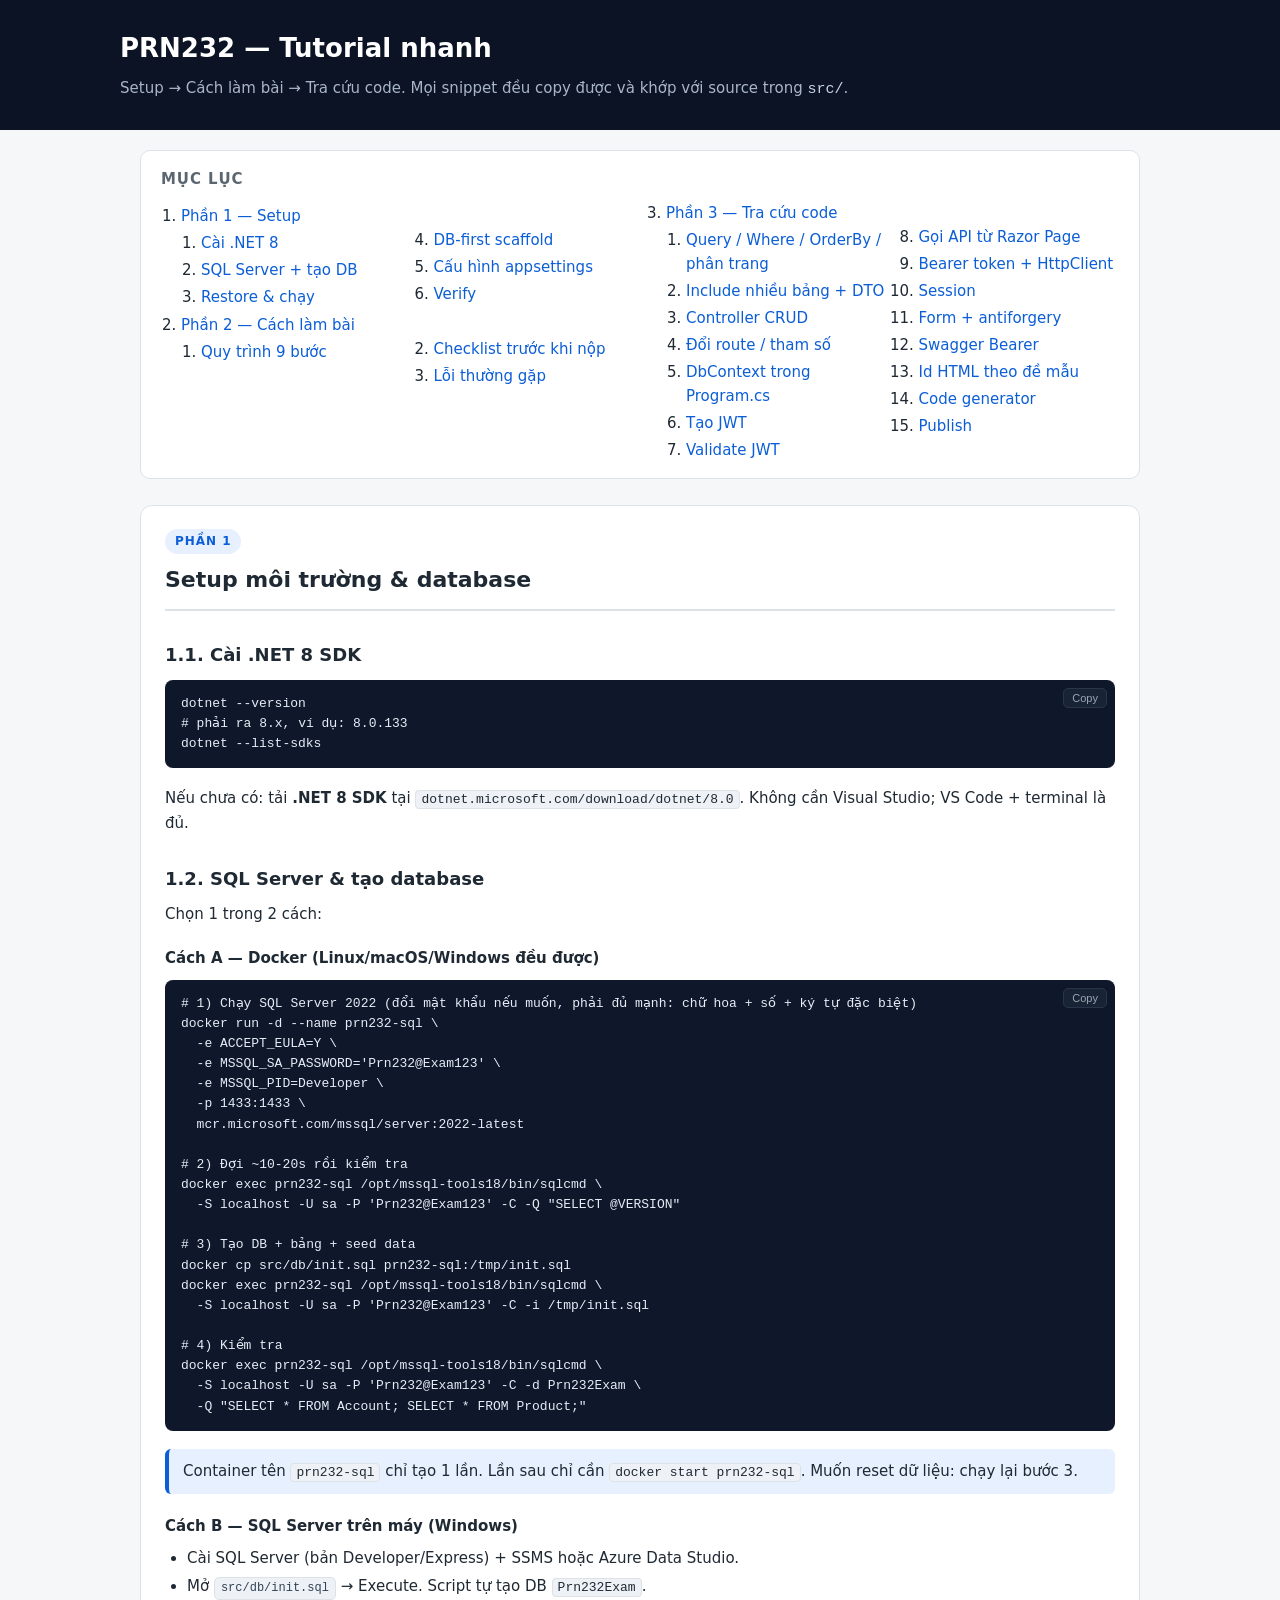
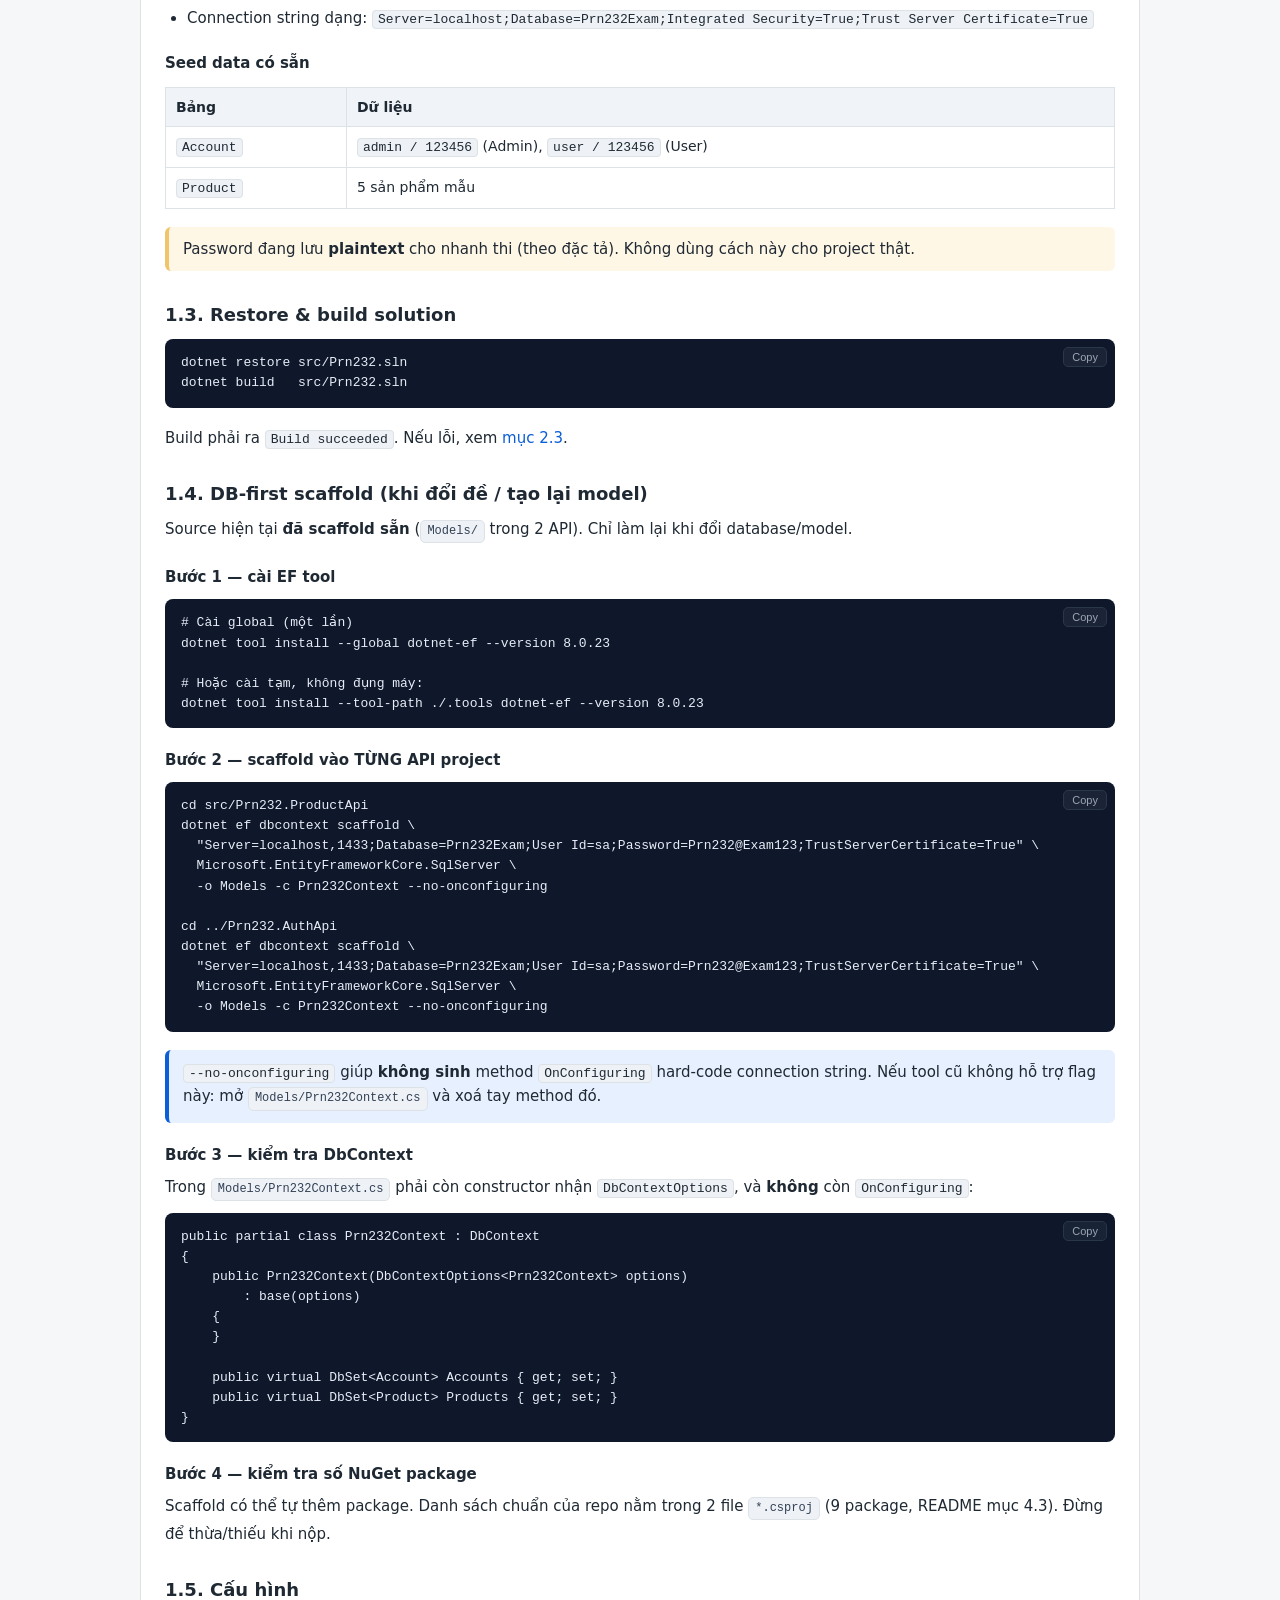
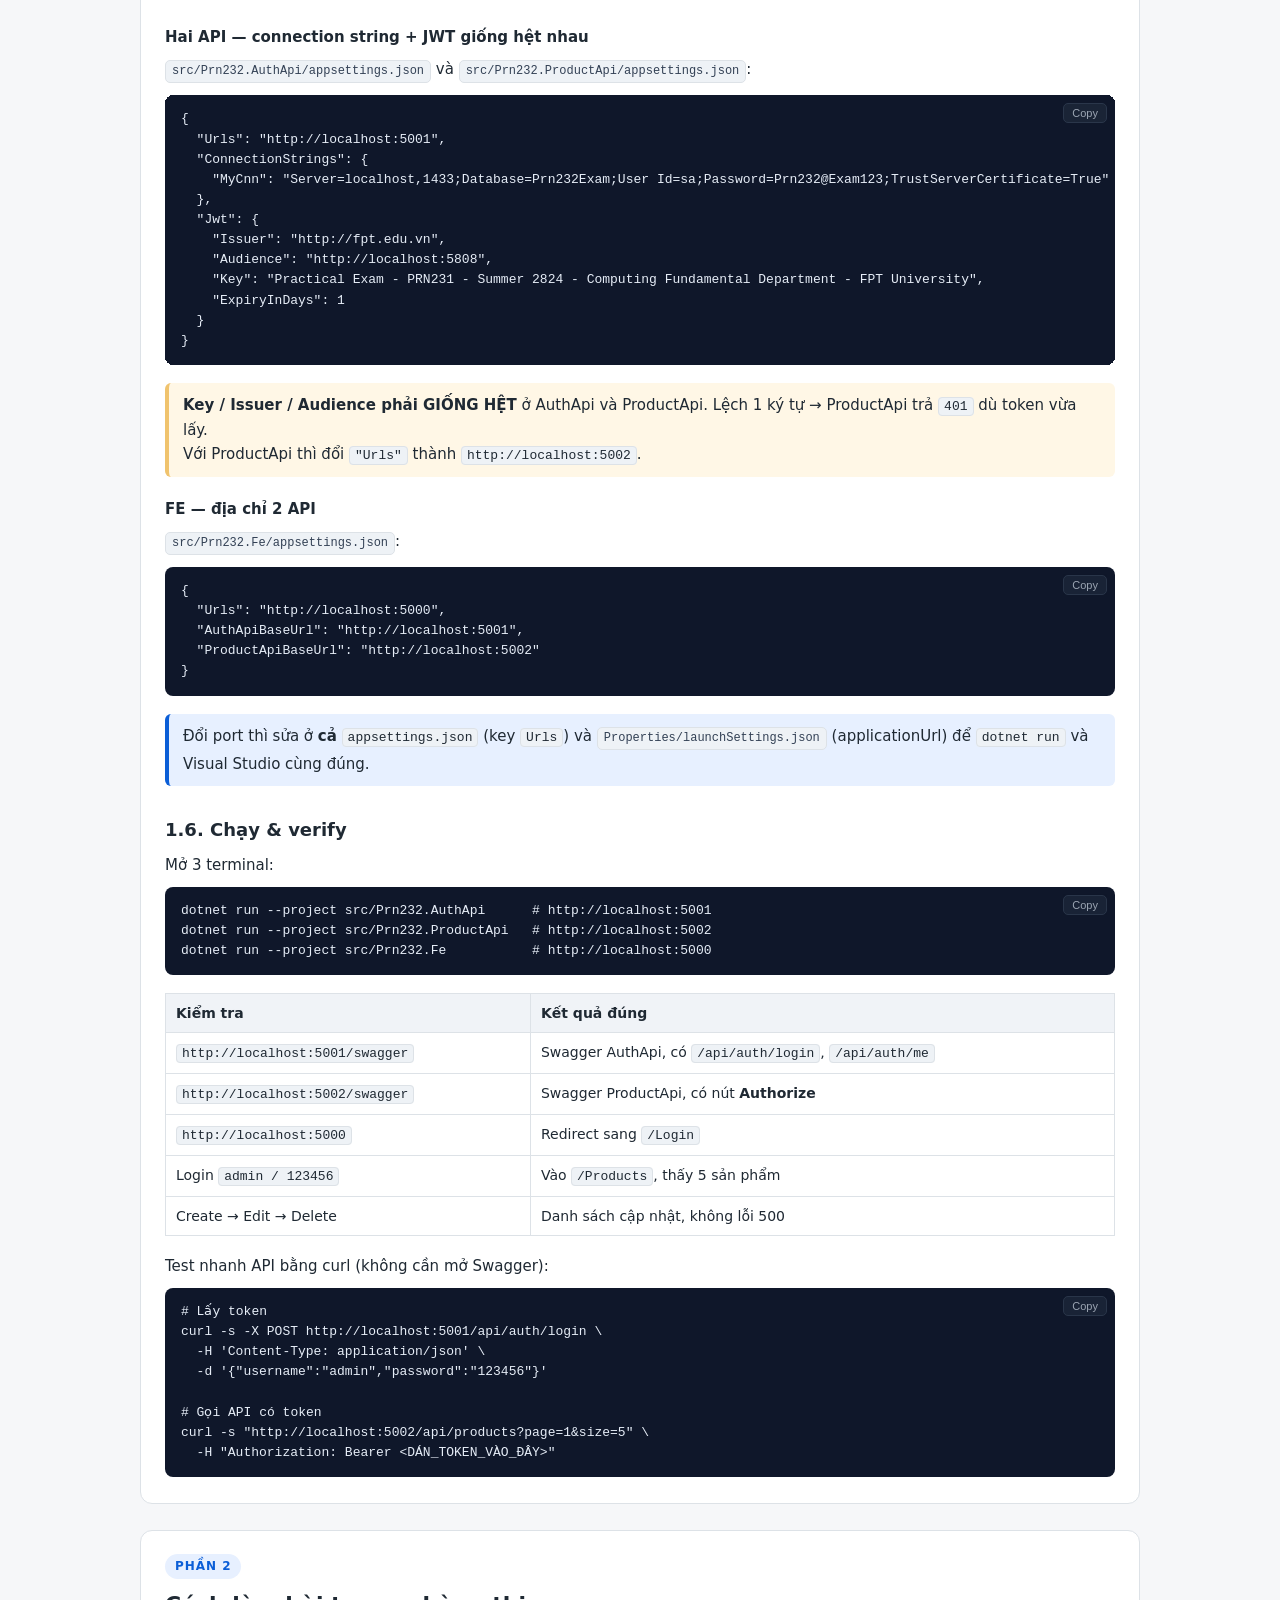
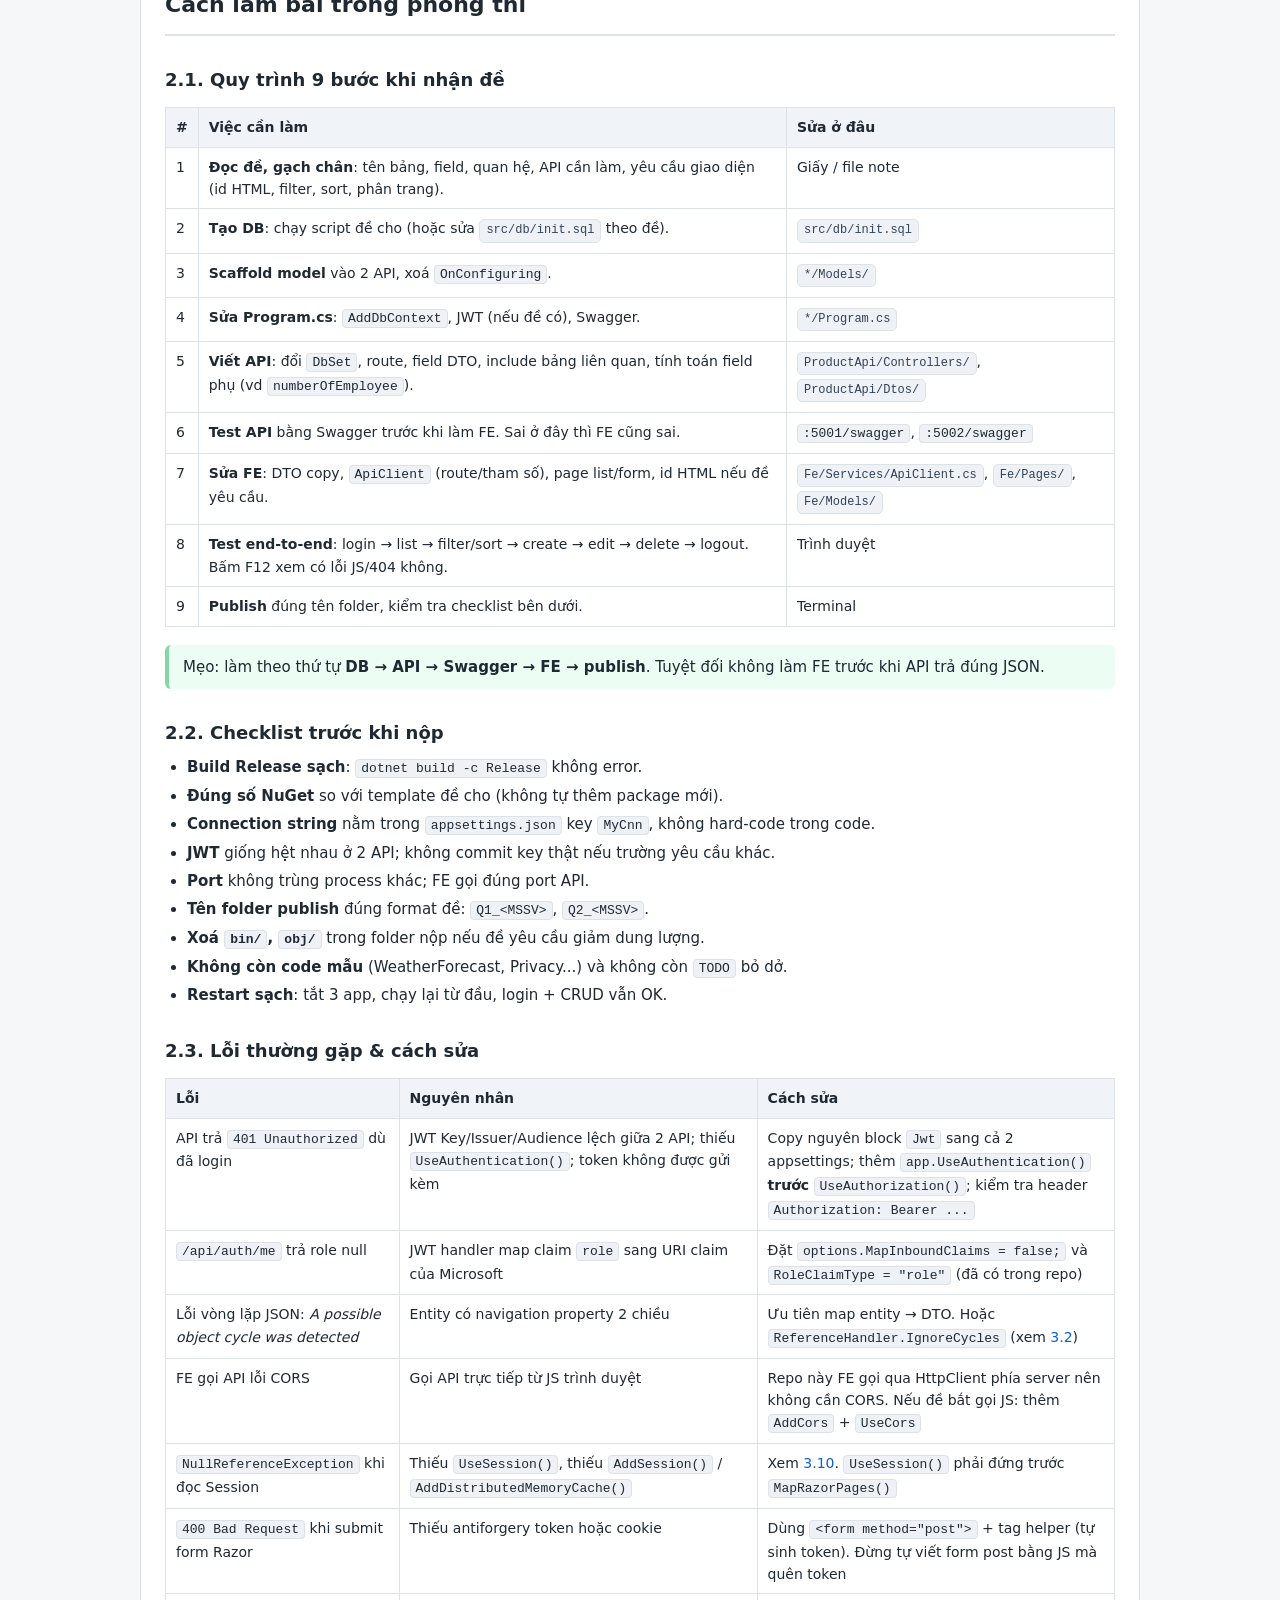
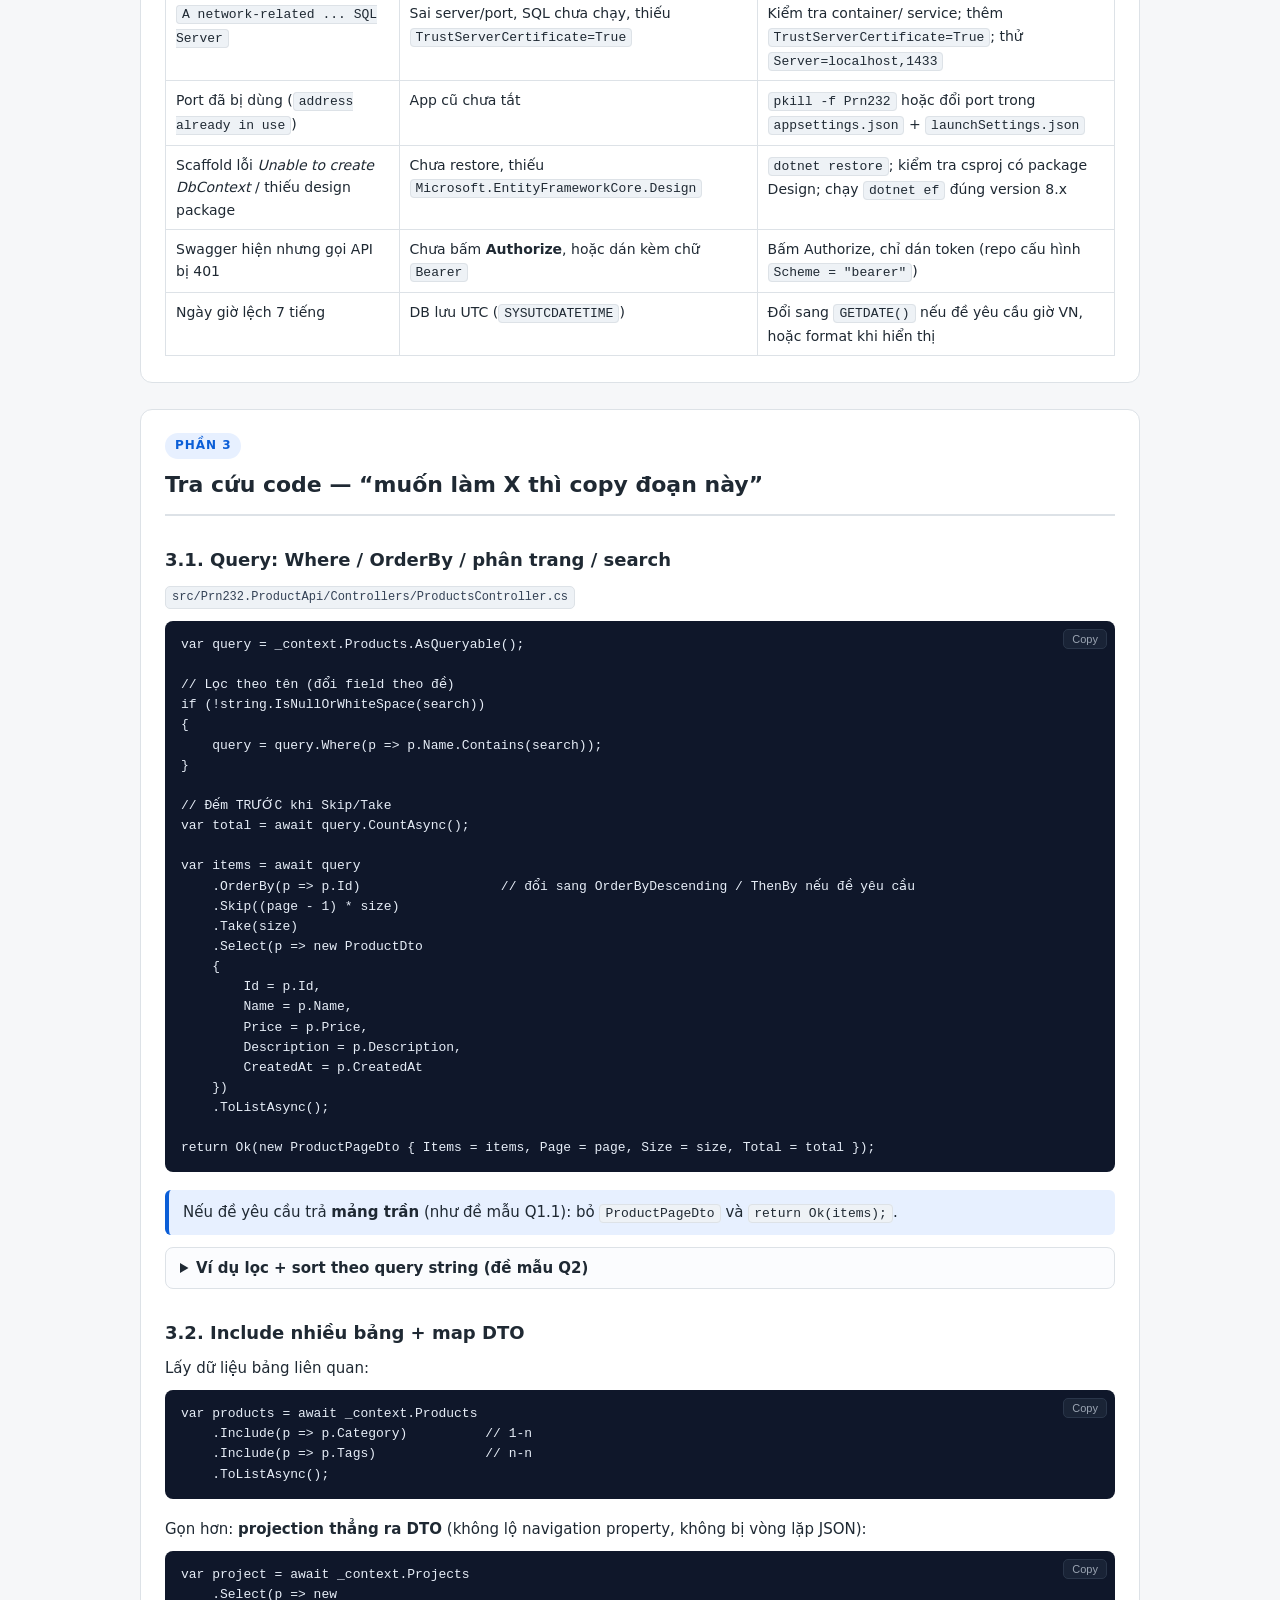
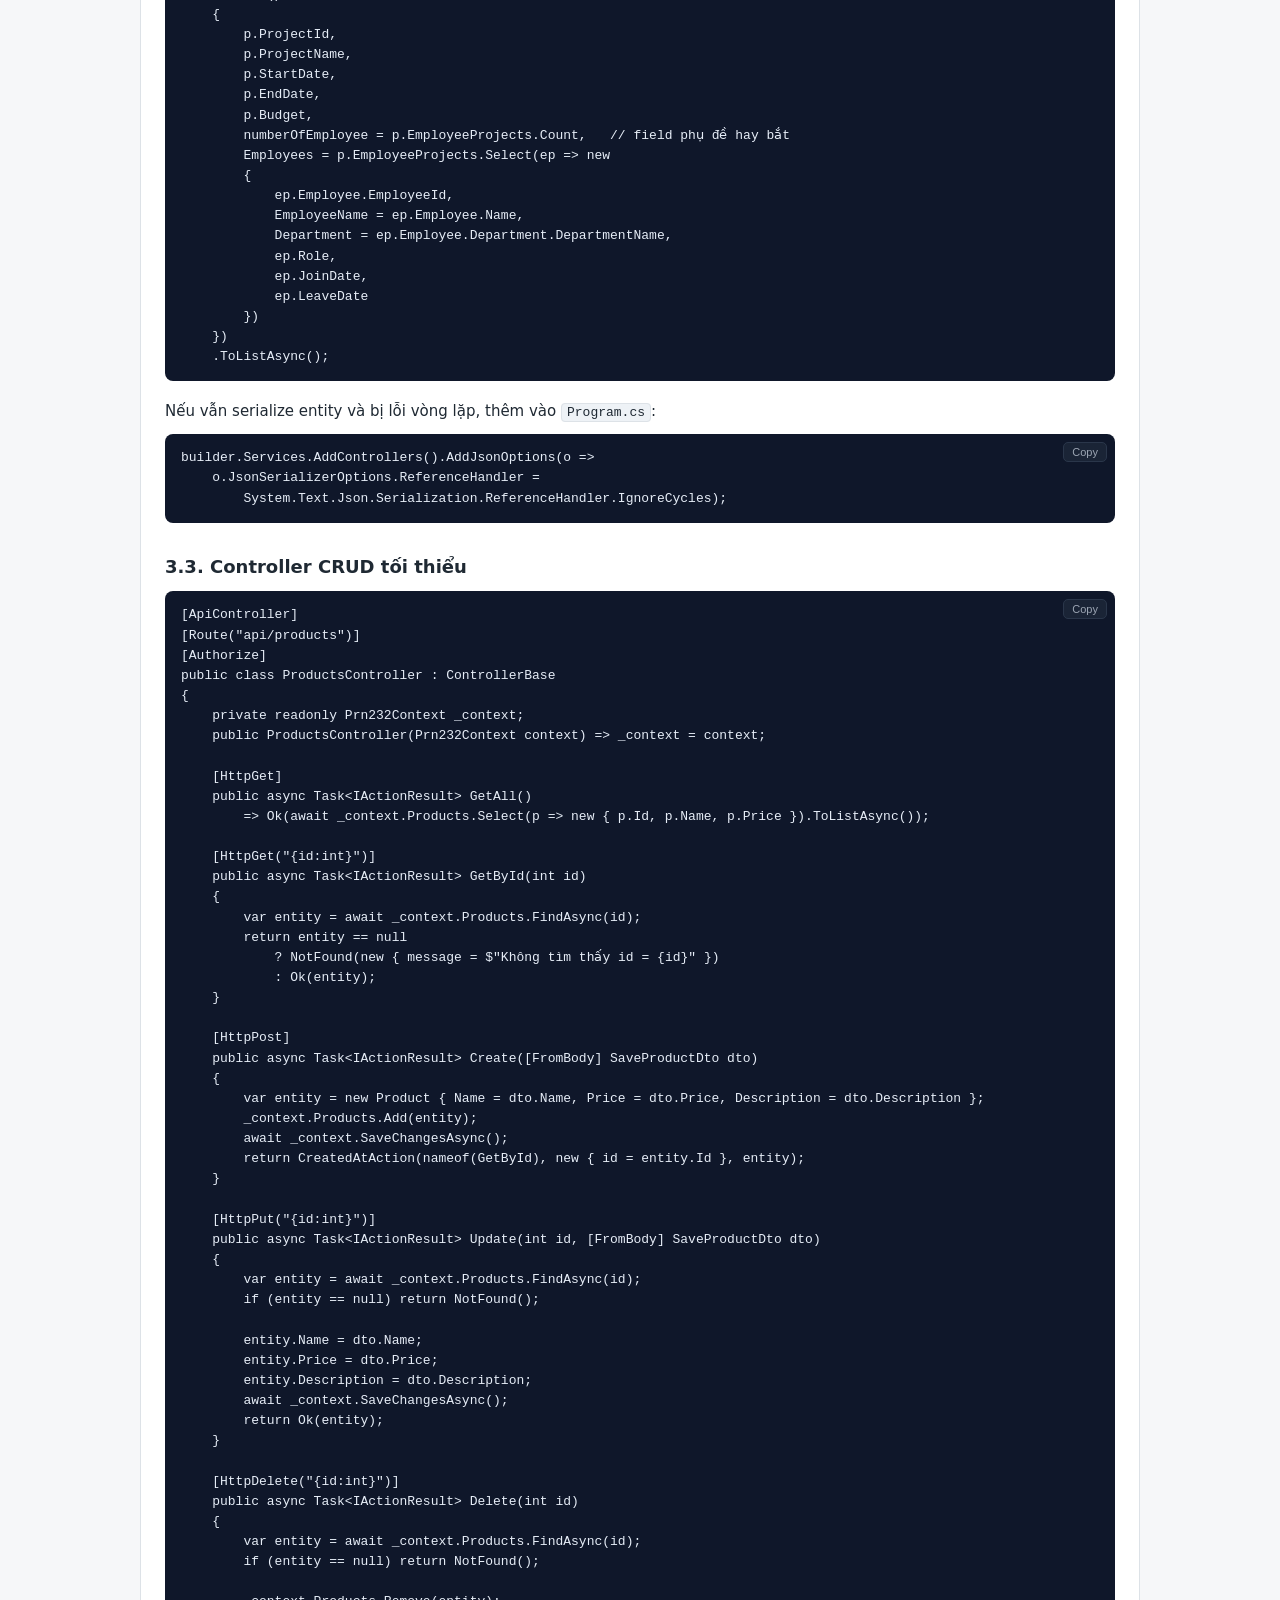
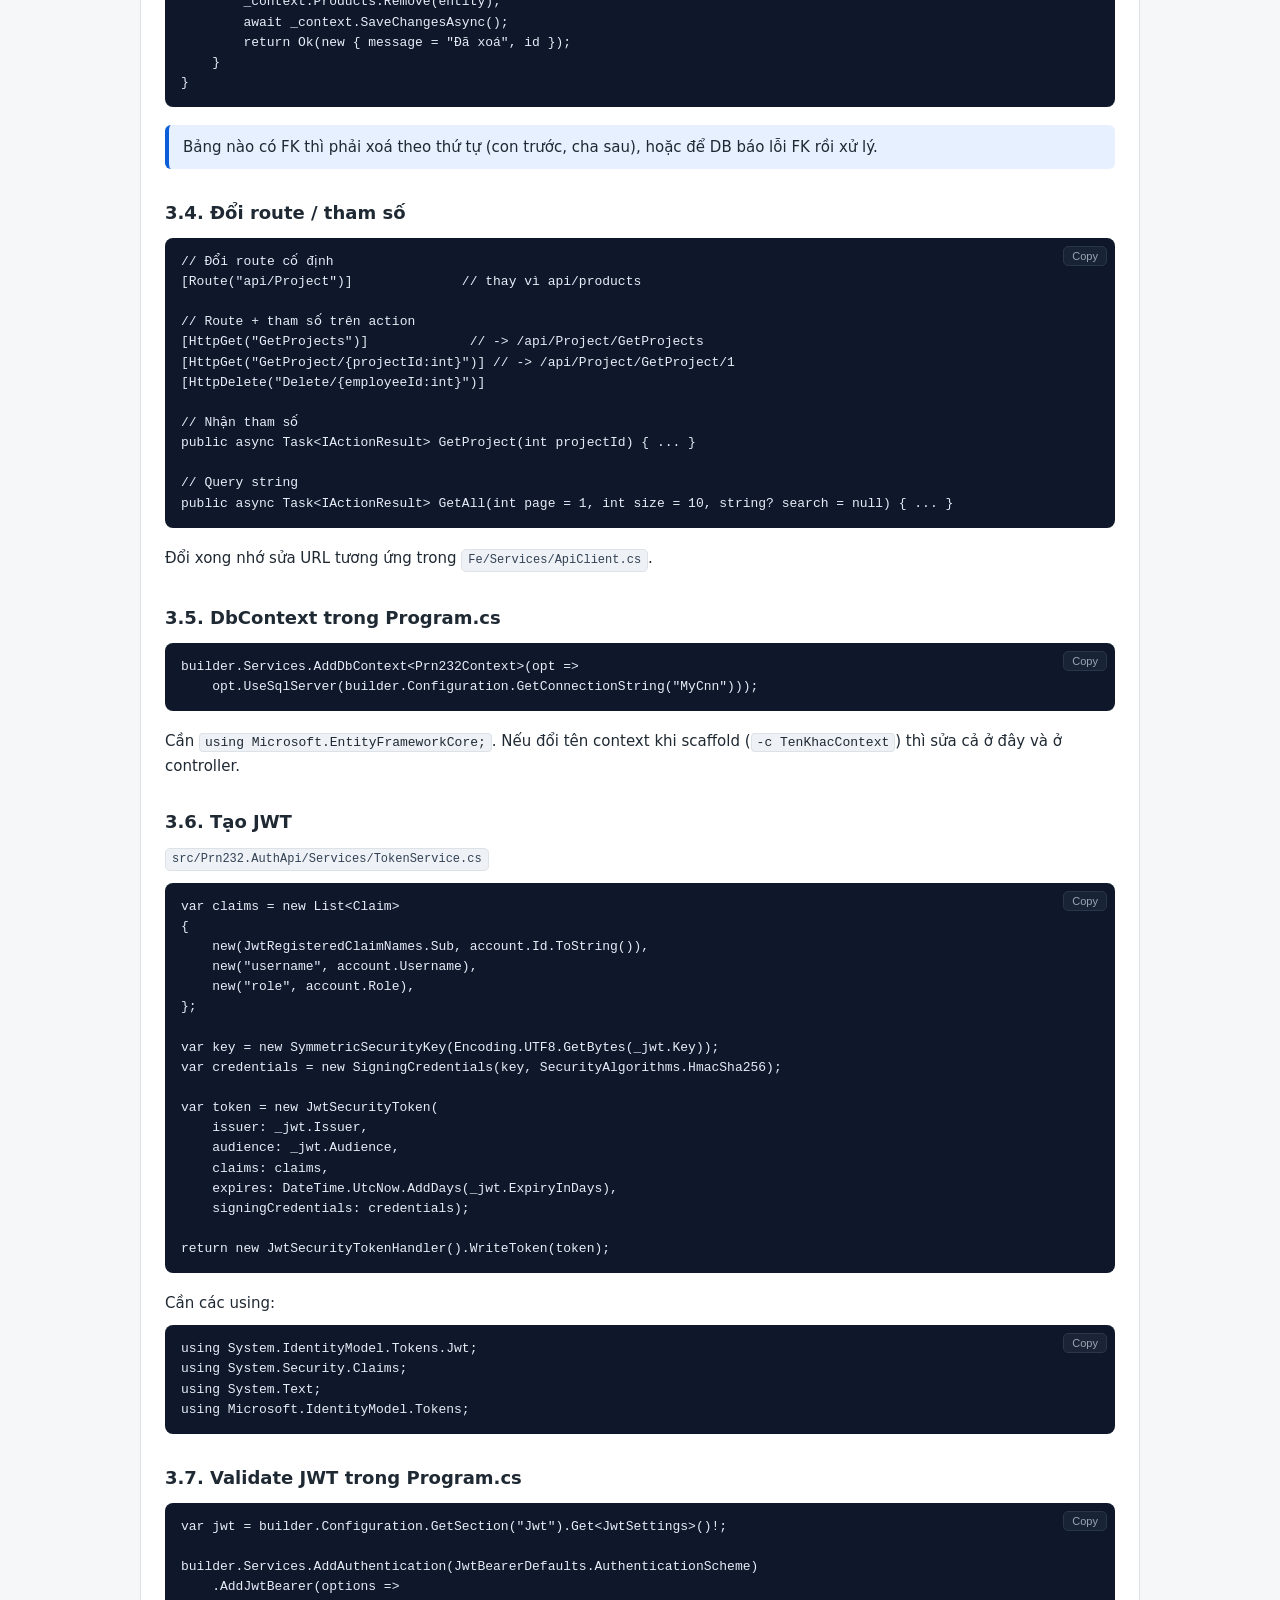
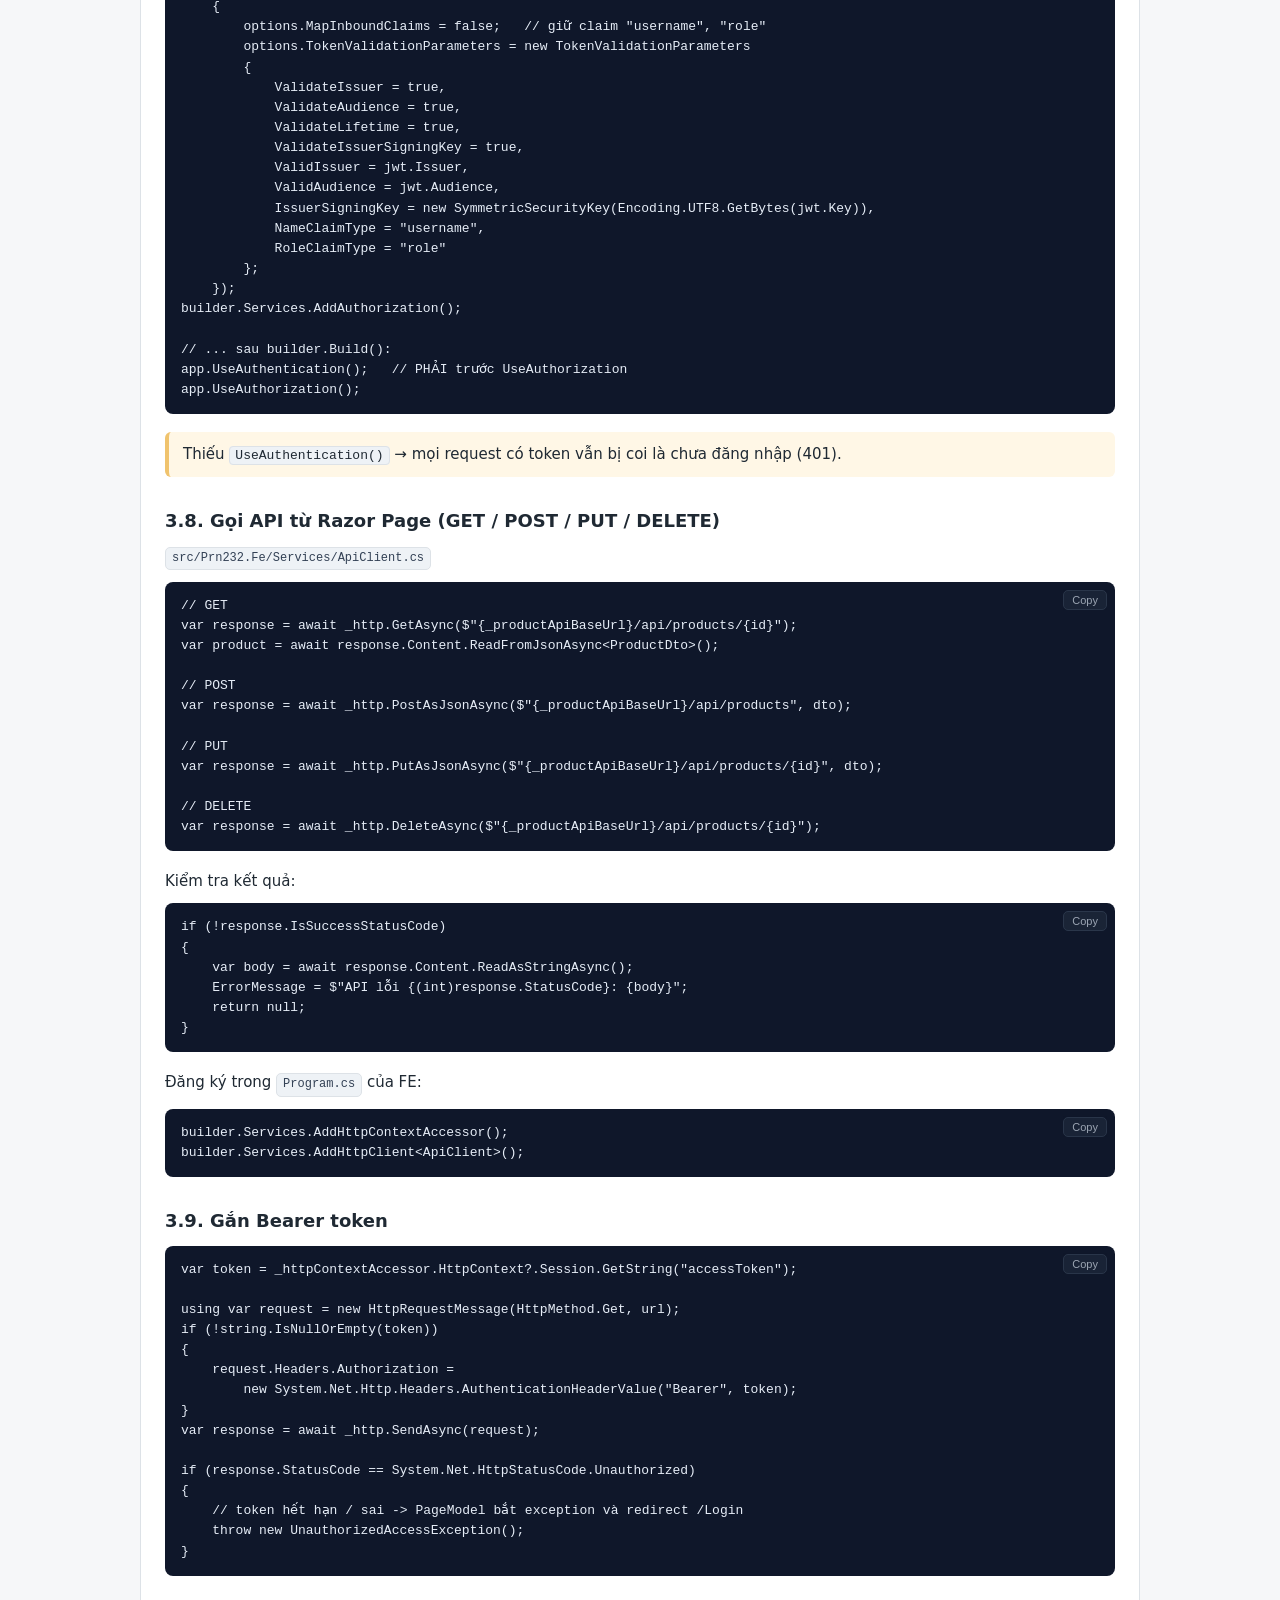
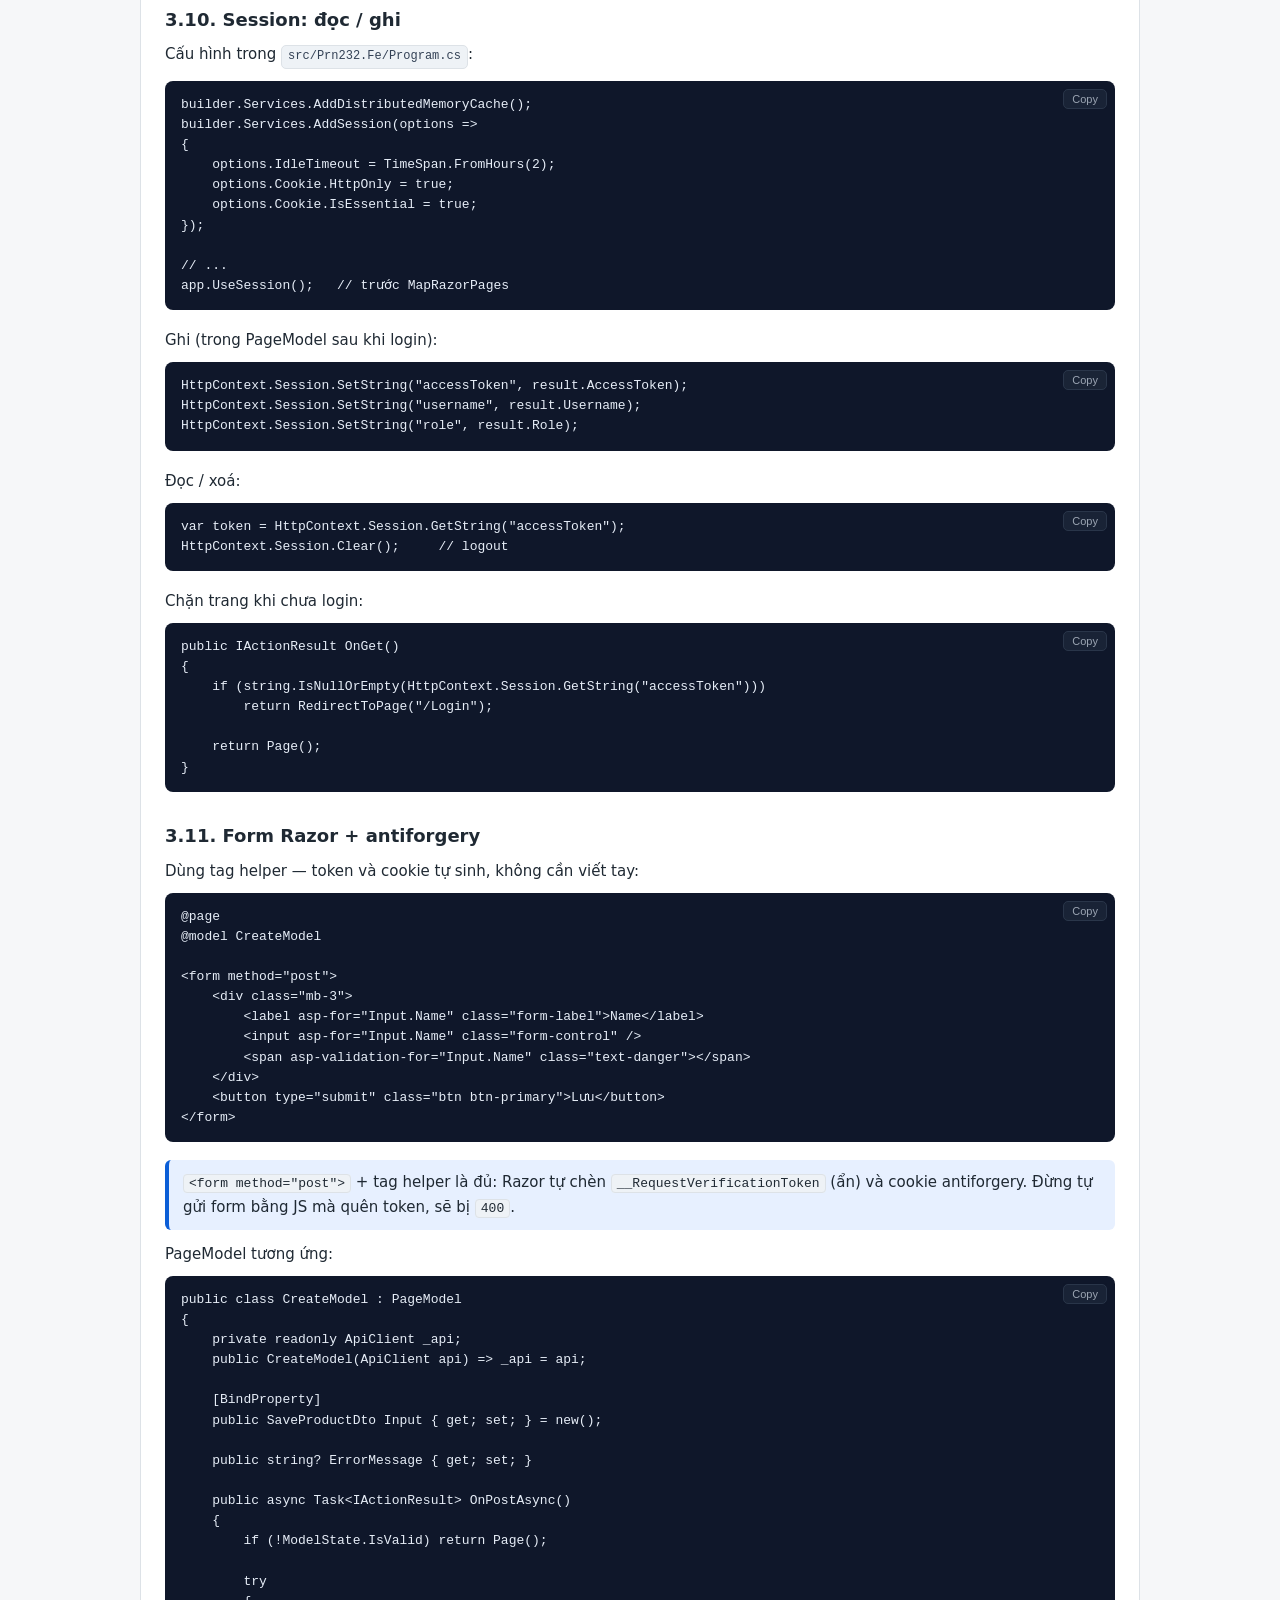
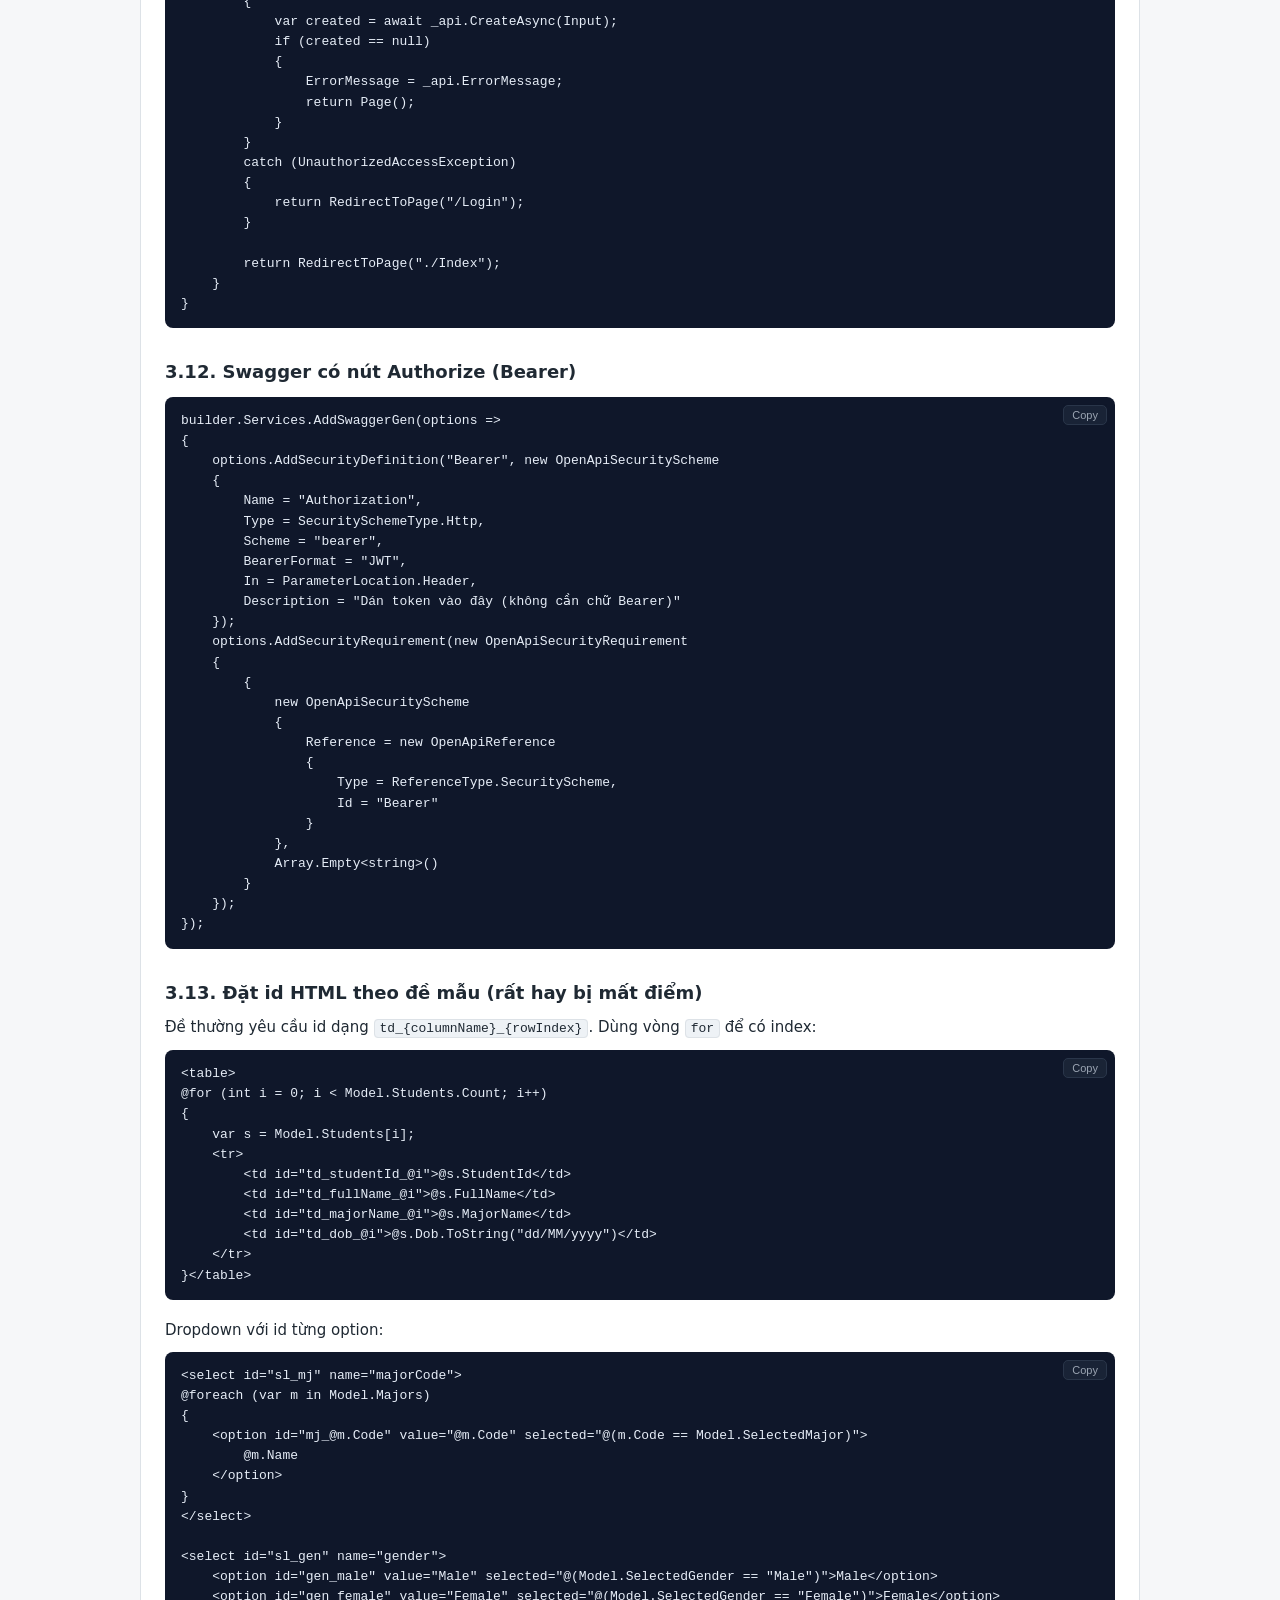
<file: tutorials/index.html>
<!DOCTYPE html>
<html lang="vi">
<head>
<meta charset="utf-8" />
<meta name="viewport" content="width=device-width, initial-scale=1" />
<title>PRN232 — Tutorial (Setup / Làm bài / Tra cứu code)</title>
<style>
  :root {
    --bg: #f6f7f9;
    --card: #ffffff;
    --text: #1f2933;
    --muted: #5b6770;
    --line: #dde2e7;
    --accent: #0b5ed7;
    --accent-soft: #e7f0ff;
    --code-bg: #0f172a;
    --code-text: #e6edf7;
    --warn-bg: #fff7e6;
    --warn-line: #f0c36d;
    --ok-bg: #ecfdf3;
    --ok-line: #86d7a8;
  }
  * { box-sizing: border-box; }
  html { scroll-behavior: smooth; }
  body {
    margin: 0;
    background: var(--bg);
    color: var(--text);
    font-family: system-ui, -apple-system, "Segoe UI", Roboto, Arial, sans-serif;
    line-height: 1.6;
    font-size: 15px;
  }
  a { color: var(--accent); text-decoration: none; }
  a:hover { text-decoration: underline; }
  header.top {
    background: #0b1324;
    color: #fff;
    padding: 28px 20px;
  }
  header.top .inner { max-width: 1040px; margin: 0 auto; }
  header.top h1 { margin: 0 0 6px; font-size: 26px; }
  header.top p { margin: 0; color: #a9b6c8; }
  .wrap { max-width: 1040px; margin: 0 auto; padding: 0 20px 60px; }
  nav.toc {
    background: var(--card);
    border: 1px solid var(--line);
    border-radius: 10px;
    padding: 16px 20px;
    margin: 20px 0 26px;
  }
  nav.toc h2 { margin: 0 0 10px; font-size: 15px; text-transform: uppercase; letter-spacing: .06em; color: var(--muted); }
  nav.toc ol { margin: 0; padding-left: 20px; columns: 2; column-gap: 32px; }
  nav.toc li { margin: 3px 0; break-inside: avoid; }
  @media (max-width: 700px) { nav.toc ol { columns: 1; } }
  section.part {
    background: var(--card);
    border: 1px solid var(--line);
    border-radius: 12px;
    padding: 22px 24px 8px;
    margin-bottom: 26px;
  }
  section.part > h2 {
    margin: 0 0 4px;
    font-size: 22px;
    padding-bottom: 12px;
    border-bottom: 2px solid var(--line);
  }
  .part-label {
    display: inline-block;
    background: var(--accent-soft);
    color: var(--accent);
    font-weight: 700;
    font-size: 12px;
    letter-spacing: .08em;
    padding: 3px 10px;
    border-radius: 999px;
    margin-bottom: 8px;
    text-transform: uppercase;
  }
  h3 { margin: 30px 0 8px; font-size: 18px; }
  h4 { margin: 20px 0 6px; font-size: 15px; }
  p { margin: 8px 0; }
  ul, ol { margin: 8px 0; padding-left: 22px; }
  li { margin: 4px 0; }
  .path {
    display: inline-block;
    font-family: ui-monospace, SFMono-Regular, Menlo, Consolas, monospace;
    font-size: 12px;
    background: #eef2f6;
    border: 1px solid var(--line);
    border-radius: 5px;
    padding: 1px 6px;
    color: #334155;
    margin: 2px 0;
  }
  .note, .warn, .ok {
    border-left: 4px solid var(--accent);
    background: var(--accent-soft);
    padding: 10px 14px;
    border-radius: 6px;
    margin: 12px 0;
  }
  .warn { border-color: var(--warn-line); background: var(--warn-bg); }
  .ok { border-color: var(--ok-line); background: var(--ok-bg); }
  table { width: 100%; border-collapse: collapse; margin: 12px 0 18px; font-size: 14px; }
  th, td { border: 1px solid var(--line); padding: 8px 10px; text-align: left; vertical-align: top; }
  th { background: #f0f3f7; }
  code.inline {
    font-family: ui-monospace, SFMono-Regular, Menlo, Consolas, monospace;
    font-size: 13px;
    background: #eef2f6;
    border: 1px solid var(--line);
    border-radius: 4px;
    padding: 1px 5px;
  }
  pre {
    position: relative;
    background: var(--code-bg);
    color: var(--code-text);
    border-radius: 8px;
    padding: 14px 16px;
    overflow-x: auto;
    margin: 10px 0 18px;
    font-size: 13px;
    line-height: 1.55;
    tab-size: 4;
  }
  pre code { font-family: ui-monospace, SFMono-Regular, Menlo, Consolas, monospace; white-space: pre; }
  button.copy {
    position: absolute;
    top: 8px;
    right: 8px;
    background: #1e293b;
    color: #cbd5e1;
    border: 1px solid #334155;
    border-radius: 5px;
    font-size: 11px;
    padding: 3px 8px;
    cursor: pointer;
    opacity: .75;
  }
  button.copy:hover { opacity: 1; }
  details {
    border: 1px solid var(--line);
    border-radius: 8px;
    padding: 8px 14px;
    margin: 10px 0 16px;
    background: #fbfcfe;
  }
  details summary { cursor: pointer; font-weight: 600; }
  details[open] summary { margin-bottom: 8px; }
  .kbd {
    font-family: ui-monospace, monospace;
    font-size: 12px;
    border: 1px solid var(--line);
    border-bottom-width: 2px;
    border-radius: 4px;
    padding: 0 5px;
    background: #fff;
  }
  footer {
    text-align: center;
    color: var(--muted);
    font-size: 13px;
    padding: 10px 20px 40px;
  }
</style>
</head>
<body>

<header class="top">
  <div class="inner">
    <h1>PRN232 — Tutorial nhanh</h1>
    <p>Setup → Cách làm bài → Tra cứu code. Mọi snippet đều copy được và khớp với source trong <code style="color:#c7d5ea">src/</code>.</p>
  </div>
</header>

<div class="wrap">

  <nav class="toc">
    <h2>Mục lục</h2>
    <ol>
      <li><a href="#p1">Phần 1 — Setup</a>
        <ol>
          <li><a href="#p1-1">Cài .NET 8</a></li>
          <li><a href="#p1-2">SQL Server + tạo DB</a></li>
          <li><a href="#p1-3">Restore &amp; chạy</a></li>
          <li><a href="#p1-4">DB-first scaffold</a></li>
          <li><a href="#p1-5">Cấu hình appsettings</a></li>
          <li><a href="#p1-6">Verify</a></li>
        </ol>
      </li>
      <li><a href="#p2">Phần 2 — Cách làm bài</a>
        <ol>
          <li><a href="#p2-1">Quy trình 9 bước</a></li>
          <li><a href="#p2-2">Checklist trước khi nộp</a></li>
          <li><a href="#p2-3">Lỗi thường gặp</a></li>
        </ol>
      </li>
      <li><a href="#p3">Phần 3 — Tra cứu code</a>
        <ol>
          <li><a href="#p3-1">Query / Where / OrderBy / phân trang</a></li>
          <li><a href="#p3-2">Include nhiều bảng + DTO</a></li>
          <li><a href="#p3-3">Controller CRUD</a></li>
          <li><a href="#p3-4">Đổi route / tham số</a></li>
          <li><a href="#p3-5">DbContext trong Program.cs</a></li>
          <li><a href="#p3-6">Tạo JWT</a></li>
          <li><a href="#p3-7">Validate JWT</a></li>
          <li><a href="#p3-8">Gọi API từ Razor Page</a></li>
          <li><a href="#p3-9">Bearer token + HttpClient</a></li>
          <li><a href="#p3-10">Session</a></li>
          <li><a href="#p3-11">Form + antiforgery</a></li>
          <li><a href="#p3-12">Swagger Bearer</a></li>
          <li><a href="#p3-13">Id HTML theo đề mẫu</a></li>
          <li><a href="#p3-14">Code generator</a></li>
          <li><a href="#p3-15">Publish</a></li>
        </ol>
      </li>
    </ol>
  </nav>

  <!-- ================================================================ -->
  <!-- PHẦN 1                                                           -->
  <!-- ================================================================ -->
  <section class="part" id="p1">
    <div class="part-label">Phần 1</div>
    <h2>Setup môi trường &amp; database</h2>

    <h3 id="p1-1">1.1. Cài .NET 8 SDK</h3>
    <pre><code>dotnet --version
# phải ra 8.x, ví dụ: 8.0.133
dotnet --list-sdks</code></pre>
    <p>Nếu chưa có: tải <strong>.NET 8 SDK</strong> tại <code class="inline">dotnet.microsoft.com/download/dotnet/8.0</code>. Không cần Visual Studio; VS Code + terminal là đủ.</p>

    <h3 id="p1-2">1.2. SQL Server &amp; tạo database</h3>
    <p>Chọn 1 trong 2 cách:</p>

    <h4>Cách A — Docker (Linux/macOS/Windows đều được)</h4>
    <pre><code># 1) Chạy SQL Server 2022 (đổi mật khẩu nếu muốn, phải đủ mạnh: chữ hoa + số + ký tự đặc biệt)
docker run -d --name prn232-sql \
  -e ACCEPT_EULA=Y \
  -e MSSQL_SA_PASSWORD='Prn232@Exam123' \
  -e MSSQL_PID=Developer \
  -p 1433:1433 \
  mcr.microsoft.com/mssql/server:2022-latest

# 2) Đợi ~10-20s rồi kiểm tra
docker exec prn232-sql /opt/mssql-tools18/bin/sqlcmd \
  -S localhost -U sa -P 'Prn232@Exam123' -C -Q "SELECT @VERSION"

# 3) Tạo DB + bảng + seed data
docker cp src/db/init.sql prn232-sql:/tmp/init.sql
docker exec prn232-sql /opt/mssql-tools18/bin/sqlcmd \
  -S localhost -U sa -P 'Prn232@Exam123' -C -i /tmp/init.sql

# 4) Kiểm tra
docker exec prn232-sql /opt/mssql-tools18/bin/sqlcmd \
  -S localhost -U sa -P 'Prn232@Exam123' -C -d Prn232Exam \
  -Q "SELECT * FROM Account; SELECT * FROM Product;"</code></pre>
    <div class="note">
      Container tên <code class="inline">prn232-sql</code> chỉ tạo 1 lần. Lần sau chỉ cần
      <code class="inline">docker start prn232-sql</code>.
      Muốn reset dữ liệu: chạy lại bước 3.
    </div>

    <h4>Cách B — SQL Server trên máy (Windows)</h4>
    <ul>
      <li>Cài SQL Server (bản Developer/Express) + SSMS hoặc Azure Data Studio.</li>
      <li>Mở <span class="path">src/db/init.sql</span> → Execute. Script tự tạo DB <code class="inline">Prn232Exam</code>.</li>
      <li>Connection string dạng:
        <code class="inline">Server=localhost;Database=Prn232Exam;Integrated Security=True;Trust Server Certificate=True</code>
      </li>
    </ul>

    <h4>Seed data có sẵn</h4>
    <table>
      <tr><th>Bảng</th><th>Dữ liệu</th></tr>
      <tr><td><code class="inline">Account</code></td><td><code class="inline">admin / 123456</code> (Admin), <code class="inline">user / 123456</code> (User)</td></tr>
      <tr><td><code class="inline">Product</code></td><td>5 sản phẩm mẫu</td></tr>
    </table>
    <div class="warn">
      Password đang lưu <strong>plaintext</strong> cho nhanh thi (theo đặc tả). Không dùng cách này cho project thật.
    </div>

    <h3 id="p1-3">1.3. Restore &amp; build solution</h3>
    <pre><code>dotnet restore src/Prn232.sln
dotnet build   src/Prn232.sln</code></pre>
    <p>Build phải ra <code class="inline">Build succeeded</code>. Nếu lỗi, xem <a href="#p2-3">mục 2.3</a>.</p>

    <h3 id="p1-4">1.4. DB-first scaffold (khi đổi đề / tạo lại model)</h3>
    <p>Source hiện tại <strong>đã scaffold sẵn</strong> (<span class="path">Models/</span> trong 2 API). Chỉ làm lại khi đổi database/model.</p>

    <h4>Bước 1 — cài EF tool</h4>
    <pre><code># Cài global (một lần)
dotnet tool install --global dotnet-ef --version 8.0.23

# Hoặc cài tạm, không đụng máy:
dotnet tool install --tool-path ./.tools dotnet-ef --version 8.0.23</code></pre>

    <h4>Bước 2 — scaffold vào TỪNG API project</h4>
    <pre><code>cd src/Prn232.ProductApi
dotnet ef dbcontext scaffold \
  "Server=localhost,1433;Database=Prn232Exam;User Id=sa;Password=Prn232@Exam123;TrustServerCertificate=True" \
  Microsoft.EntityFrameworkCore.SqlServer \
  -o Models -c Prn232Context --no-onconfiguring

cd ../Prn232.AuthApi
dotnet ef dbcontext scaffold \
  "Server=localhost,1433;Database=Prn232Exam;User Id=sa;Password=Prn232@Exam123;TrustServerCertificate=True" \
  Microsoft.EntityFrameworkCore.SqlServer \
  -o Models -c Prn232Context --no-onconfiguring</code></pre>

    <div class="note">
      <code class="inline">--no-onconfiguring</code> giúp <strong>không sinh</strong> method
      <code class="inline">OnConfiguring</code> hard-code connection string.
      Nếu tool cũ không hỗ trợ flag này: mở <span class="path">Models/Prn232Context.cs</span> và xoá tay method đó.
    </div>

    <h4>Bước 3 — kiểm tra DbContext</h4>
    <p>Trong <span class="path">Models/Prn232Context.cs</span> phải còn constructor nhận <code class="inline">DbContextOptions</code>, và <strong>không</strong> còn <code class="inline">OnConfiguring</code>:</p>
    <pre><code>public partial class Prn232Context : DbContext
{
    public Prn232Context(DbContextOptions&lt;Prn232Context&gt; options)
        : base(options)
    {
    }

    public virtual DbSet&lt;Account&gt; Accounts { get; set; }
    public virtual DbSet&lt;Product&gt; Products { get; set; }
}</code></pre>

    <h4>Bước 4 — kiểm tra số NuGet package</h4>
    <p>Scaffold có thể tự thêm package. Danh sách chuẩn của repo nằm trong 2 file <span class="path">*.csproj</span> (9 package, README mục 4.3). Đừng để thừa/thiếu khi nộp.</p>

    <h3 id="p1-5">1.5. Cấu hình</h3>
    <h4>Hai API — connection string + JWT giống hệt nhau</h4>
    <p><span class="path">src/Prn232.AuthApi/appsettings.json</span> và <span class="path">src/Prn232.ProductApi/appsettings.json</span>:</p>
    <pre><code>{
  "Urls": "http://localhost:5001",
  "ConnectionStrings": {
    "MyCnn": "Server=localhost,1433;Database=Prn232Exam;User Id=sa;Password=Prn232@Exam123;TrustServerCertificate=True"
  },
  "Jwt": {
    "Issuer": "http://fpt.edu.vn",
    "Audience": "http://localhost:5808",
    "Key": "Practical Exam - PRN231 - Summer 2824 - Computing Fundamental Department - FPT University",
    "ExpiryInDays": 1
  }
}</code></pre>
    <div class="warn">
      <strong>Key / Issuer / Audience phải GIỐNG HỆT</strong> ở AuthApi và ProductApi.
      Lệch 1 ký tự → ProductApi trả <code class="inline">401</code> dù token vừa lấy.
      <br />Với ProductApi thì đổi <code class="inline">"Urls"</code> thành <code class="inline">http://localhost:5002</code>.
    </div>

    <h4>FE — địa chỉ 2 API</h4>
    <p><span class="path">src/Prn232.Fe/appsettings.json</span>:</p>
    <pre><code>{
  "Urls": "http://localhost:5000",
  "AuthApiBaseUrl": "http://localhost:5001",
  "ProductApiBaseUrl": "http://localhost:5002"
}</code></pre>
    <div class="note">
      Đổi port thì sửa ở <strong>cả</strong> <code class="inline">appsettings.json</code> (key <code class="inline">Urls</code>)
      và <span class="path">Properties/launchSettings.json</span> (applicationUrl) để
      <code class="inline">dotnet run</code> và Visual Studio cùng đúng.
    </div>

    <h3 id="p1-6">1.6. Chạy &amp; verify</h3>
    <p>Mở 3 terminal:</p>
    <pre><code>dotnet run --project src/Prn232.AuthApi      # http://localhost:5001
dotnet run --project src/Prn232.ProductApi   # http://localhost:5002
dotnet run --project src/Prn232.Fe           # http://localhost:5000</code></pre>

    <table>
      <tr><th>Kiểm tra</th><th>Kết quả đúng</th></tr>
      <tr><td><code class="inline">http://localhost:5001/swagger</code></td><td>Swagger AuthApi, có <code class="inline">/api/auth/login</code>, <code class="inline">/api/auth/me</code></td></tr>
      <tr><td><code class="inline">http://localhost:5002/swagger</code></td><td>Swagger ProductApi, có nút <strong>Authorize</strong></td></tr>
      <tr><td><code class="inline">http://localhost:5000</code></td><td>Redirect sang <code class="inline">/Login</code></td></tr>
      <tr><td>Login <code class="inline">admin / 123456</code></td><td>Vào <code class="inline">/Products</code>, thấy 5 sản phẩm</td></tr>
      <tr><td>Create → Edit → Delete</td><td>Danh sách cập nhật, không lỗi 500</td></tr>
    </table>

    <p>Test nhanh API bằng curl (không cần mở Swagger):</p>
    <pre><code># Lấy token
curl -s -X POST http://localhost:5001/api/auth/login \
  -H 'Content-Type: application/json' \
  -d '{"username":"admin","password":"123456"}'

# Gọi API có token
curl -s "http://localhost:5002/api/products?page=1&amp;size=5" \
  -H "Authorization: Bearer &lt;DÁN_TOKEN_VÀO_ĐÂY&gt;"</code></pre>
  </section>

  <!-- ================================================================ -->
  <!-- PHẦN 2                                                           -->
  <!-- ================================================================ -->
  <section class="part" id="p2">
    <div class="part-label">Phần 2</div>
    <h2>Cách làm bài trong phòng thi</h2>

    <h3 id="p2-1">2.1. Quy trình 9 bước khi nhận đề</h3>
    <table>
      <tr><th>#</th><th>Việc cần làm</th><th>Sửa ở đâu</th></tr>
      <tr>
        <td>1</td>
        <td><strong>Đọc đề, gạch chân</strong>: tên bảng, field, quan hệ, API cần làm, yêu cầu giao diện (id HTML, filter, sort, phân trang).</td>
        <td>Giấy / file note</td>
      </tr>
      <tr>
        <td>2</td>
        <td><strong>Tạo DB</strong>: chạy script đề cho (hoặc sửa <span class="path">src/db/init.sql</span> theo đề).</td>
        <td><span class="path">src/db/init.sql</span></td>
      </tr>
      <tr>
        <td>3</td>
        <td><strong>Scaffold model</strong> vào 2 API, xoá <code class="inline">OnConfiguring</code>.</td>
        <td><span class="path">*/Models/</span></td>
      </tr>
      <tr>
        <td>4</td>
        <td><strong>Sửa Program.cs</strong>: <code class="inline">AddDbContext</code>, JWT (nếu đề có), Swagger.</td>
        <td><span class="path">*/Program.cs</span></td>
      </tr>
      <tr>
        <td>5</td>
        <td><strong>Viết API</strong>: đổi <code class="inline">DbSet</code>, route, field DTO, include bảng liên quan, tính toán field phụ (vd <code class="inline">numberOfEmployee</code>).</td>
        <td><span class="path">ProductApi/Controllers/</span>, <span class="path">ProductApi/Dtos/</span></td>
      </tr>
      <tr>
        <td>6</td>
        <td><strong>Test API</strong> bằng Swagger trước khi làm FE. Sai ở đây thì FE cũng sai.</td>
        <td><code class="inline">:5001/swagger</code>, <code class="inline">:5002/swagger</code></td>
      </tr>
      <tr>
        <td>7</td>
        <td><strong>Sửa FE</strong>: DTO copy, <code class="inline">ApiClient</code> (route/tham số), page list/form, id HTML nếu đề yêu cầu.</td>
        <td><span class="path">Fe/Services/ApiClient.cs</span>, <span class="path">Fe/Pages/</span>, <span class="path">Fe/Models/</span></td>
      </tr>
      <tr>
        <td>8</td>
        <td><strong>Test end-to-end</strong>: login → list → filter/sort → create → edit → delete → logout. Bấm F12 xem có lỗi JS/404 không.</td>
        <td>Trình duyệt</td>
      </tr>
      <tr>
        <td>9</td>
        <td><strong>Publish</strong> đúng tên folder, kiểm tra checklist bên dưới.</td>
        <td>Terminal</td>
      </tr>
    </table>
    <div class="ok">
      Mẹo: làm theo thứ tự <strong>DB → API → Swagger → FE → publish</strong>.
      Tuyệt đối không làm FE trước khi API trả đúng JSON.
    </div>

    <h3 id="p2-2">2.2. Checklist trước khi nộp</h3>
    <ul>
      <li><strong>Build Release sạch</strong>: <code class="inline">dotnet build -c Release</code> không error.</li>
      <li><strong>Đúng số NuGet</strong> so với template đề cho (không tự thêm package mới).</li>
      <li><strong>Connection string</strong> nằm trong <code class="inline">appsettings.json</code> key <code class="inline">MyCnn</code>, không hard-code trong code.</li>
      <li><strong>JWT</strong> giống hệt nhau ở 2 API; không commit key thật nếu trường yêu cầu khác.</li>
      <li><strong>Port</strong> không trùng process khác; FE gọi đúng port API.</li>
      <li><strong>Tên folder publish</strong> đúng format đề: <code class="inline">Q1_&lt;MSSV&gt;</code>, <code class="inline">Q2_&lt;MSSV&gt;</code>.</li>
      <li><strong>Xoá <code class="inline">bin/</code>, <code class="inline">obj/</code></strong> trong folder nộp nếu đề yêu cầu giảm dung lượng.</li>
      <li><strong>Không còn code mẫu</strong> (WeatherForecast, Privacy...) và không còn <code class="inline">TODO</code> bỏ dở.</li>
      <li><strong>Restart sạch</strong>: tắt 3 app, chạy lại từ đầu, login + CRUD vẫn OK.</li>
    </ul>

    <h3 id="p2-3">2.3. Lỗi thường gặp &amp; cách sửa</h3>
    <table>
      <tr><th>Lỗi</th><th>Nguyên nhân</th><th>Cách sửa</th></tr>
      <tr>
        <td>API trả <code class="inline">401 Unauthorized</code> dù đã login</td>
        <td>JWT Key/Issuer/Audience lệch giữa 2 API; thiếu <code class="inline">UseAuthentication()</code>; token không được gửi kèm</td>
        <td>Copy nguyên block <code class="inline">Jwt</code> sang cả 2 appsettings; thêm <code class="inline">app.UseAuthentication()</code> <strong>trước</strong> <code class="inline">UseAuthorization()</code>; kiểm tra header <code class="inline">Authorization: Bearer ...</code></td>
      </tr>
      <tr>
        <td><code class="inline">/api/auth/me</code> trả role null</td>
        <td>JWT handler map claim <code class="inline">role</code> sang URI claim của Microsoft</td>
        <td>Đặt <code class="inline">options.MapInboundClaims = false;</code> và <code class="inline">RoleClaimType = "role"</code> (đã có trong repo)</td>
      </tr>
      <tr>
        <td>Lỗi vòng lặp JSON: <em>A possible object cycle was detected</em></td>
        <td>Entity có navigation property 2 chiều</td>
        <td>Ưu tiên map entity → DTO. Hoặc <code class="inline">ReferenceHandler.IgnoreCycles</code> (xem <a href="#p3-2">3.2</a>)</td>
      </tr>
      <tr>
        <td>FE gọi API lỗi CORS</td>
        <td>Gọi API trực tiếp từ JS trình duyệt</td>
        <td>Repo này FE gọi qua HttpClient phía server nên không cần CORS. Nếu đề bắt gọi JS: thêm <code class="inline">AddCors</code> + <code class="inline">UseCors</code></td>
      </tr>
      <tr>
        <td><code class="inline">NullReferenceException</code> khi đọc Session</td>
        <td>Thiếu <code class="inline">UseSession()</code>, thiếu <code class="inline">AddSession()</code> / <code class="inline">AddDistributedMemoryCache()</code></td>
        <td>Xem <a href="#p3-10">3.10</a>. <code class="inline">UseSession()</code> phải đứng trước <code class="inline">MapRazorPages()</code></td>
      </tr>
      <tr>
        <td><code class="inline">400 Bad Request</code> khi submit form Razor</td>
        <td>Thiếu antiforgery token hoặc cookie</td>
        <td>Dùng <code class="inline">&lt;form method="post"&gt;</code> + tag helper (tự sinh token). Đừng tự viết form post bằng JS mà quên token</td>
      </tr>
      <tr>
        <td><code class="inline">A network-related ... SQL Server</code></td>
        <td>Sai server/port, SQL chưa chạy, thiếu <code class="inline">TrustServerCertificate=True</code></td>
        <td>Kiểm tra container/ service; thêm <code class="inline">TrustServerCertificate=True</code>; thử <code class="inline">Server=localhost,1433</code></td>
      </tr>
      <tr>
        <td>Port đã bị dùng (<code class="inline">address already in use</code>)</td>
        <td>App cũ chưa tắt</td>
        <td><code class="inline">pkill -f Prn232</code> hoặc đổi port trong <code class="inline">appsettings.json</code> + <code class="inline">launchSettings.json</code></td>
      </tr>
      <tr>
        <td>Scaffold lỗi <em>Unable to create DbContext</em> / thiếu design package</td>
        <td>Chưa restore, thiếu <code class="inline">Microsoft.EntityFrameworkCore.Design</code></td>
        <td><code class="inline">dotnet restore</code>; kiểm tra csproj có package Design; chạy <code class="inline">dotnet ef</code> đúng version 8.x</td>
      </tr>
      <tr>
        <td>Swagger hiện nhưng gọi API bị 401</td>
        <td>Chưa bấm <strong>Authorize</strong>, hoặc dán kèm chữ <code class="inline">Bearer</code></td>
        <td>Bấm Authorize, chỉ dán token (repo cấu hình <code class="inline">Scheme = "bearer"</code>)</td>
      </tr>
      <tr>
        <td>Ngày giờ lệch 7 tiếng</td>
        <td>DB lưu UTC (<code class="inline">SYSUTCDATETIME</code>)</td>
        <td>Đổi sang <code class="inline">GETDATE()</code> nếu đề yêu cầu giờ VN, hoặc format khi hiển thị</td>
      </tr>
    </table>
  </section>

  <!-- ================================================================ -->
  <!-- PHẦN 3                                                           -->
  <!-- ================================================================ -->
  <section class="part" id="p3">
    <div class="part-label">Phần 3</div>
    <h2>Tra cứu code — “muốn làm X thì copy đoạn này”</h2>

    <h3 id="p3-1">3.1. Query: Where / OrderBy / phân trang / search</h3>
    <p><span class="path">src/Prn232.ProductApi/Controllers/ProductsController.cs</span></p>
    <pre><code>var query = _context.Products.AsQueryable();

// Lọc theo tên (đổi field theo đề)
if (!string.IsNullOrWhiteSpace(search))
{
    query = query.Where(p =&gt; p.Name.Contains(search));
}

// Đếm TRƯỚC khi Skip/Take
var total = await query.CountAsync();

var items = await query
    .OrderBy(p =&gt; p.Id)                  // đổi sang OrderByDescending / ThenBy nếu đề yêu cầu
    .Skip((page - 1) * size)
    .Take(size)
    .Select(p =&gt; new ProductDto
    {
        Id = p.Id,
        Name = p.Name,
        Price = p.Price,
        Description = p.Description,
        CreatedAt = p.CreatedAt
    })
    .ToListAsync();

return Ok(new ProductPageDto { Items = items, Page = page, Size = size, Total = total });</code></pre>
    <div class="note">
      Nếu đề yêu cầu trả <strong>mảng trần</strong> (như đề mẫu Q1.1): bỏ
      <code class="inline">ProductPageDto</code> và <code class="inline">return Ok(items);</code>.
    </div>

    <details>
      <summary>Ví dụ lọc + sort theo query string (đề mẫu Q2)</summary>
      <pre><code>[HttpGet]
public async Task&lt;IActionResult&gt; GetAll(
    [FromQuery] string? majorCode,
    [FromQuery] string? gender,
    [FromQuery] string? sortBy)
{
    var query = _context.Students
        .Include(s =&gt; s.Major)
        .AsQueryable();

    if (!string.IsNullOrEmpty(majorCode))
        query = query.Where(s =&gt; s.Major.Code == majorCode);

    if (!string.IsNullOrEmpty(gender))
        query = query.Where(s =&gt; s.Gender == gender);

    query = sortBy switch
    {
        "studentId" =&gt; query.OrderBy(s =&gt; s.StudentId),
        "studentDob" =&gt; query.OrderBy(s =&gt; s.Dob),
        _ =&gt; query.OrderBy(s =&gt; s.FullName)   // mặc định sort theo tên
    };

    var result = await query
        .Select(s =&gt; new
        {
            s.StudentId,
            FullName = s.FullName,
            MajorName = s.Major.Name,
            s.Dob
        })
        .ToListAsync();

    return Ok(result);
}</code></pre>
    </details>

    <h3 id="p3-2">3.2. Include nhiều bảng + map DTO</h3>
    <p>Lấy dữ liệu bảng liên quan:</p>
    <pre><code>var products = await _context.Products
    .Include(p =&gt; p.Category)          // 1-n
    .Include(p =&gt; p.Tags)              // n-n
    .ToListAsync();</code></pre>

    <p>Gọn hơn: <strong>projection thẳng ra DTO</strong> (không lộ navigation property, không bị vòng lặp JSON):</p>
    <pre><code>var project = await _context.Projects
    .Select(p =&gt; new
    {
        p.ProjectId,
        p.ProjectName,
        p.StartDate,
        p.EndDate,
        p.Budget,
        numberOfEmployee = p.EmployeeProjects.Count,   // field phụ đề hay bắt
        Employees = p.EmployeeProjects.Select(ep =&gt; new
        {
            ep.Employee.EmployeeId,
            EmployeeName = ep.Employee.Name,
            Department = ep.Employee.Department.DepartmentName,
            ep.Role,
            ep.JoinDate,
            ep.LeaveDate
        })
    })
    .ToListAsync();</code></pre>

    <p>Nếu vẫn serialize entity và bị lỗi vòng lặp, thêm vào <code class="inline">Program.cs</code>:</p>
    <pre><code>builder.Services.AddControllers().AddJsonOptions(o =&gt;
    o.JsonSerializerOptions.ReferenceHandler =
        System.Text.Json.Serialization.ReferenceHandler.IgnoreCycles);</code></pre>

    <h3 id="p3-3">3.3. Controller CRUD tối thiểu</h3>
    <pre><code>[ApiController]
[Route("api/products")]
[Authorize]
public class ProductsController : ControllerBase
{
    private readonly Prn232Context _context;
    public ProductsController(Prn232Context context) =&gt; _context = context;

    [HttpGet]
    public async Task&lt;IActionResult&gt; GetAll()
        =&gt; Ok(await _context.Products.Select(p =&gt; new { p.Id, p.Name, p.Price }).ToListAsync());

    [HttpGet("{id:int}")]
    public async Task&lt;IActionResult&gt; GetById(int id)
    {
        var entity = await _context.Products.FindAsync(id);
        return entity == null
            ? NotFound(new { message = $"Không tìm thấy id = {id}" })
            : Ok(entity);
    }

    [HttpPost]
    public async Task&lt;IActionResult&gt; Create([FromBody] SaveProductDto dto)
    {
        var entity = new Product { Name = dto.Name, Price = dto.Price, Description = dto.Description };
        _context.Products.Add(entity);
        await _context.SaveChangesAsync();
        return CreatedAtAction(nameof(GetById), new { id = entity.Id }, entity);
    }

    [HttpPut("{id:int}")]
    public async Task&lt;IActionResult&gt; Update(int id, [FromBody] SaveProductDto dto)
    {
        var entity = await _context.Products.FindAsync(id);
        if (entity == null) return NotFound();

        entity.Name = dto.Name;
        entity.Price = dto.Price;
        entity.Description = dto.Description;
        await _context.SaveChangesAsync();
        return Ok(entity);
    }

    [HttpDelete("{id:int}")]
    public async Task&lt;IActionResult&gt; Delete(int id)
    {
        var entity = await _context.Products.FindAsync(id);
        if (entity == null) return NotFound();

        _context.Products.Remove(entity);
        await _context.SaveChangesAsync();
        return Ok(new { message = "Đã xoá", id });
    }
}</code></pre>
    <div class="note">
      Bảng nào có FK thì phải xoá theo thứ tự (con trước, cha sau), hoặc để DB báo lỗi FK rồi xử lý.
    </div>

    <h3 id="p3-4">3.4. Đổi route / tham số</h3>
    <pre><code>// Đổi route cố định
[Route("api/Project")]              // thay vì api/products

// Route + tham số trên action
[HttpGet("GetProjects")]             // -&gt; /api/Project/GetProjects
[HttpGet("GetProject/{projectId:int}")] // -&gt; /api/Project/GetProject/1
[HttpDelete("Delete/{employeeId:int}")]

// Nhận tham số
public async Task&lt;IActionResult&gt; GetProject(int projectId) { ... }

// Query string
public async Task&lt;IActionResult&gt; GetAll(int page = 1, int size = 10, string? search = null) { ... }</code></pre>
    <p>Đổi xong nhớ sửa URL tương ứng trong <span class="path">Fe/Services/ApiClient.cs</span>.</p>

    <h3 id="p3-5">3.5. DbContext trong Program.cs</h3>
    <pre><code>builder.Services.AddDbContext&lt;Prn232Context&gt;(opt =&gt;
    opt.UseSqlServer(builder.Configuration.GetConnectionString("MyCnn")));</code></pre>
    <p>Cần <code class="inline">using Microsoft.EntityFrameworkCore;</code>. Nếu đổi tên context khi scaffold (<code class="inline">-c TenKhacContext</code>) thì sửa cả ở đây và ở controller.</p>

    <h3 id="p3-6">3.6. Tạo JWT</h3>
    <p><span class="path">src/Prn232.AuthApi/Services/TokenService.cs</span></p>
    <pre><code>var claims = new List&lt;Claim&gt;
{
    new(JwtRegisteredClaimNames.Sub, account.Id.ToString()),
    new("username", account.Username),
    new("role", account.Role),
};

var key = new SymmetricSecurityKey(Encoding.UTF8.GetBytes(_jwt.Key));
var credentials = new SigningCredentials(key, SecurityAlgorithms.HmacSha256);

var token = new JwtSecurityToken(
    issuer: _jwt.Issuer,
    audience: _jwt.Audience,
    claims: claims,
    expires: DateTime.UtcNow.AddDays(_jwt.ExpiryInDays),
    signingCredentials: credentials);

return new JwtSecurityTokenHandler().WriteToken(token);</code></pre>
    <p>Cần các using:</p>
    <pre><code>using System.IdentityModel.Tokens.Jwt;
using System.Security.Claims;
using System.Text;
using Microsoft.IdentityModel.Tokens;</code></pre>

    <h3 id="p3-7">3.7. Validate JWT trong Program.cs</h3>
    <pre><code>var jwt = builder.Configuration.GetSection("Jwt").Get&lt;JwtSettings&gt;()!;

builder.Services.AddAuthentication(JwtBearerDefaults.AuthenticationScheme)
    .AddJwtBearer(options =&gt;
    {
        options.MapInboundClaims = false;   // giữ claim "username", "role"
        options.TokenValidationParameters = new TokenValidationParameters
        {
            ValidateIssuer = true,
            ValidateAudience = true,
            ValidateLifetime = true,
            ValidateIssuerSigningKey = true,
            ValidIssuer = jwt.Issuer,
            ValidAudience = jwt.Audience,
            IssuerSigningKey = new SymmetricSecurityKey(Encoding.UTF8.GetBytes(jwt.Key)),
            NameClaimType = "username",
            RoleClaimType = "role"
        };
    });
builder.Services.AddAuthorization();

// ... sau builder.Build():
app.UseAuthentication();   // PHẢI trước UseAuthorization
app.UseAuthorization();</code></pre>
    <div class="warn">
      Thiếu <code class="inline">UseAuthentication()</code> → mọi request có token vẫn bị coi là chưa đăng nhập (401).
    </div>

    <h3 id="p3-8">3.8. Gọi API từ Razor Page (GET / POST / PUT / DELETE)</h3>
    <p><span class="path">src/Prn232.Fe/Services/ApiClient.cs</span></p>
    <pre><code>// GET
var response = await _http.GetAsync($"{_productApiBaseUrl}/api/products/{id}");
var product = await response.Content.ReadFromJsonAsync&lt;ProductDto&gt;();

// POST
var response = await _http.PostAsJsonAsync($"{_productApiBaseUrl}/api/products", dto);

// PUT
var response = await _http.PutAsJsonAsync($"{_productApiBaseUrl}/api/products/{id}", dto);

// DELETE
var response = await _http.DeleteAsync($"{_productApiBaseUrl}/api/products/{id}");</code></pre>
    <p>Kiểm tra kết quả:</p>
    <pre><code>if (!response.IsSuccessStatusCode)
{
    var body = await response.Content.ReadAsStringAsync();
    ErrorMessage = $"API lỗi {(int)response.StatusCode}: {body}";
    return null;
}</code></pre>
    <p>Đăng ký trong <span class="path">Program.cs</span> của FE:</p>
    <pre><code>builder.Services.AddHttpContextAccessor();
builder.Services.AddHttpClient&lt;ApiClient&gt;();</code></pre>

    <h3 id="p3-9">3.9. Gắn Bearer token</h3>
    <pre><code>var token = _httpContextAccessor.HttpContext?.Session.GetString("accessToken");

using var request = new HttpRequestMessage(HttpMethod.Get, url);
if (!string.IsNullOrEmpty(token))
{
    request.Headers.Authorization =
        new System.Net.Http.Headers.AuthenticationHeaderValue("Bearer", token);
}
var response = await _http.SendAsync(request);

if (response.StatusCode == System.Net.HttpStatusCode.Unauthorized)
{
    // token hết hạn / sai -> PageModel bắt exception và redirect /Login
    throw new UnauthorizedAccessException();
}</code></pre>

    <h3 id="p3-10">3.10. Session: đọc / ghi</h3>
    <p>Cấu hình trong <span class="path">src/Prn232.Fe/Program.cs</span>:</p>
    <pre><code>builder.Services.AddDistributedMemoryCache();
builder.Services.AddSession(options =&gt;
{
    options.IdleTimeout = TimeSpan.FromHours(2);
    options.Cookie.HttpOnly = true;
    options.Cookie.IsEssential = true;
});

// ...
app.UseSession();   // trước MapRazorPages</code></pre>

    <p>Ghi (trong PageModel sau khi login):</p>
    <pre><code>HttpContext.Session.SetString("accessToken", result.AccessToken);
HttpContext.Session.SetString("username", result.Username);
HttpContext.Session.SetString("role", result.Role);</code></pre>

    <p>Đọc / xoá:</p>
    <pre><code>var token = HttpContext.Session.GetString("accessToken");
HttpContext.Session.Clear();     // logout</code></pre>

    <p>Chặn trang khi chưa login:</p>
    <pre><code>public IActionResult OnGet()
{
    if (string.IsNullOrEmpty(HttpContext.Session.GetString("accessToken")))
        return RedirectToPage("/Login");

    return Page();
}</code></pre>

    <h3 id="p3-11">3.11. Form Razor + antiforgery</h3>
    <p>Dùng tag helper — token và cookie tự sinh, không cần viết tay:</p>
    <pre><code>@page
@model CreateModel

&lt;form method="post"&gt;
    &lt;div class="mb-3"&gt;
        &lt;label asp-for="Input.Name" class="form-label"&gt;Name&lt;/label&gt;
        &lt;input asp-for="Input.Name" class="form-control" /&gt;
        &lt;span asp-validation-for="Input.Name" class="text-danger"&gt;&lt;/span&gt;
    &lt;/div&gt;
    &lt;button type="submit" class="btn btn-primary"&gt;Lưu&lt;/button&gt;
&lt;/form&gt;</code></pre>
    <div class="note">
      <code class="inline">&lt;form method="post"&gt;</code> + tag helper là đủ: Razor tự chèn
      <code class="inline">__RequestVerificationToken</code> (ẩn) và cookie antiforgery.
      Đừng tự gửi form bằng JS mà quên token, sẽ bị <code class="inline">400</code>.
    </div>

    <p>PageModel tương ứng:</p>
    <pre><code>public class CreateModel : PageModel
{
    private readonly ApiClient _api;
    public CreateModel(ApiClient api) =&gt; _api = api;

    [BindProperty]
    public SaveProductDto Input { get; set; } = new();

    public string? ErrorMessage { get; set; }

    public async Task&lt;IActionResult&gt; OnPostAsync()
    {
        if (!ModelState.IsValid) return Page();

        try
        {
            var created = await _api.CreateAsync(Input);
            if (created == null)
            {
                ErrorMessage = _api.ErrorMessage;
                return Page();
            }
        }
        catch (UnauthorizedAccessException)
        {
            return RedirectToPage("/Login");
        }

        return RedirectToPage("./Index");
    }
}</code></pre>

    <h3 id="p3-12">3.12. Swagger có nút Authorize (Bearer)</h3>
    <pre><code>builder.Services.AddSwaggerGen(options =&gt;
{
    options.AddSecurityDefinition("Bearer", new OpenApiSecurityScheme
    {
        Name = "Authorization",
        Type = SecuritySchemeType.Http,
        Scheme = "bearer",
        BearerFormat = "JWT",
        In = ParameterLocation.Header,
        Description = "Dán token vào đây (không cần chữ Bearer)"
    });
    options.AddSecurityRequirement(new OpenApiSecurityRequirement
    {
        {
            new OpenApiSecurityScheme
            {
                Reference = new OpenApiReference
                {
                    Type = ReferenceType.SecurityScheme,
                    Id = "Bearer"
                }
            },
            Array.Empty&lt;string&gt;()
        }
    });
});</code></pre>

    <h3 id="p3-13">3.13. Đặt id HTML theo đề mẫu (rất hay bị mất điểm)</h3>
    <p>Đề thường yêu cầu id dạng <code class="inline">td_{columnName}_{rowIndex}</code>. Dùng vòng <code class="inline">for</code> để có index:</p>
    <pre><code>&lt;table&gt;
@for (int i = 0; i &lt; Model.Students.Count; i++)
{
    var s = Model.Students[i];
    &lt;tr&gt;
        &lt;td id="td_studentId_@i"&gt;@s.StudentId&lt;/td&gt;
        &lt;td id="td_fullName_@i"&gt;@s.FullName&lt;/td&gt;
        &lt;td id="td_majorName_@i"&gt;@s.MajorName&lt;/td&gt;
        &lt;td id="td_dob_@i"&gt;@s.Dob.ToString("dd/MM/yyyy")&lt;/td&gt;
    &lt;/tr&gt;
}&lt;/table&gt;</code></pre>

    <p>Dropdown với id từng option:</p>
    <pre><code>&lt;select id="sl_mj" name="majorCode"&gt;
@foreach (var m in Model.Majors)
{
    &lt;option id="mj_@m.Code" value="@m.Code" selected="@(m.Code == Model.SelectedMajor)"&gt;
        @m.Name
    &lt;/option&gt;
}
&lt;/select&gt;

&lt;select id="sl_gen" name="gender"&gt;
    &lt;option id="gen_male" value="Male" selected="@(Model.SelectedGender == "Male")"&gt;Male&lt;/option&gt;
    &lt;option id="gen_female" value="Female" selected="@(Model.SelectedGender == "Female")"&gt;Female&lt;/option&gt;
&lt;/select&gt;</code></pre>

    <p>Radio sort + nút filter:</p>
    <pre><code>&lt;input type="radio" id="rd_studentName" name="sortBy" value="studentName"
       checked="@(Model.SortBy == "studentName" || Model.SortBy == null)" /&gt;
&lt;input type="radio" id="rd_studentId" name="sortBy" value="studentId"
       checked="@(Model.SortBy == "studentId")" /&gt;
&lt;input type="radio" id="rd_studentDob" name="sortBy" value="studentDob"
       checked="@(Model.SortBy == "studentDob")" /&gt;

&lt;input type="submit" id="btn_submit" value="Filter" /&gt;</code></pre>
    <div class="warn">
      Đừng quên giữ lại lựa chọn của user sau khi submit: bind các giá trị vào PageModel
      và dùng <code class="inline">selected</code>/<code class="inline">checked</code> như trên.
    </div>

    <h3 id="p3-14">3.14. Sinh controller bằng code generator</h3>
    <pre><code>dotnet aspnet-codegenerator controller \
  -name ProductsController \
  -m Product \
  -dc Prn232Context \
  -api \
  -outDir Controllers</code></pre>
    <p>Sau khi sinh: sửa <code class="inline">[Authorize]</code>, route, DTO, phân trang; xoá các action thừa nếu đề không yêu cầu; kiểm tra lại NuGet (generator có thể thêm package).</p>

    <h3 id="p3-15">3.15. Publish để nộp</h3>
    <pre><code># Từ thư mục gốc repo
dotnet publish src/Prn232.ProductApi -c Release -o ./Q1_&lt;MSSV&gt;
dotnet publish src/Prn232.Fe         -c Release -o ./Q2_&lt;MSSV&gt;</code></pre>
    <p>Đổi <code class="inline">&lt;MSSV&gt;</code> theo đề. Trước khi nộp kiểm tra lại <a href="#p2-2">checklist</a>.</p>

    <h3>3.16. Bảng tra nhanh “đổi đề thì sửa ở đâu”</h3>
    <table>
      <tr><th>Đề đổi gì</th><th>Sửa file</th></tr>
      <tr><td>Tên model (Product → X)</td><td>scaffold lại <span class="path">*/Models</span>, <span class="path">ProductApi/Dtos</span>, controller, <span class="path">Fe/Models</span>, pages</td></tr>
      <tr><td>Thêm bảng liên quan</td><td>scaffold lại + <code class="inline">Include</code>/projection + DTO</td></tr>
      <tr><td>Connection string</td><td><span class="path">AuthApi/appsettings.json</span>, <span class="path">ProductApi/appsettings.json</span></td></tr>
      <tr><td>JWT Key/Issuer/Audience</td><td>appsettings của <strong>cả 2</strong> API (giống hệt)</td></tr>
      <tr><td>Route API</td><td><span class="path">Controllers/*.cs</span> + <span class="path">Fe/Services/ApiClient.cs</span></td></tr>
      <tr><td>Thêm field vào form</td><td><span class="path">Pages/Products/Create|Edit.cshtml</span> + DTO + controller</td></tr>
      <tr><td>Port</td><td><span class="path">appsettings.json</span> (<code class="inline">Urls</code>) + <span class="path">launchSettings.json</span> + FE base URL</td></tr>
      <tr><td>Đổi tên project</td><td><code class="inline">.sln</code>, namespace, launchSettings</td></tr>
    </table>
  </section>

  <footer>
    PRN232 exam source — tutorial tự chứa, không cần build. Sửa file này trực tiếp khi cần bổ sung mẹo.
  </footer>
</div>

<script>
  // Nút Copy cho mọi code block (có fallback khi không có clipboard API)
  document.querySelectorAll('pre').forEach(function (pre) {
    var btn = document.createElement('button');
    btn.className = 'copy';
    btn.type = 'button';
    btn.textContent = 'Copy';
    btn.addEventListener('click', function () {
      var code = pre.querySelector('code');
      var text = code ? code.innerText : pre.innerText;
      function done() {
        btn.textContent = 'Đã copy';
        setTimeout(function () { btn.textContent = 'Copy'; }, 1200);
      }
      if (navigator.clipboard && window.isSecureContext) {
        navigator.clipboard.writeText(text).then(done);
      } else {
        var ta = document.createElement('textarea');
        ta.value = text;
        ta.style.position = 'fixed';
        ta.style.opacity = '0';
        document.body.appendChild(ta);
        ta.select();
        try { document.execCommand('copy'); done(); } catch (e) { btn.textContent = 'Lỗi'; }
        document.body.removeChild(ta);
      }
    });
    pre.appendChild(btn);
  });
</script>
</body>
</html>
</file>
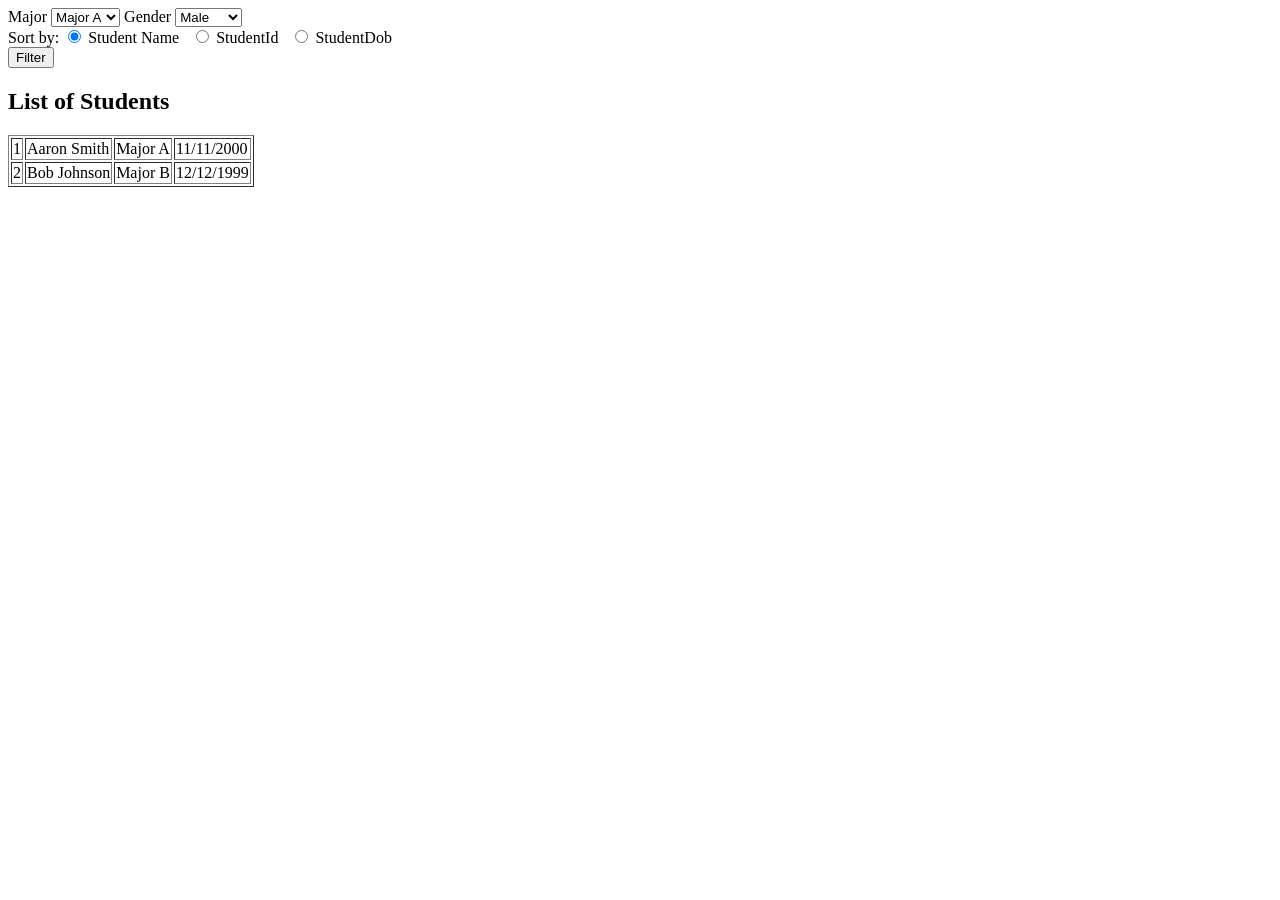
<file: examination/1/PRN231_PE_SP25_B5_911007/PaperNo_2/All/sample.html>
<!DOCTYPE html>
<html>

<head>
    <title>Page Title</title>
</head>

<body>

    <form method="get">
        Major
        <select id="sl_mj">
            <option id="mj_A" selected>Major A</option>
            <option id="mj_B">Major B</option>
            <option id="mj_C">Major C</option>
        </select>

        Gender
        <select id="sl_gen">
            <option selected id="gen_male">Male</option>
            <option id="gen_female">Female</option>
        </select>
        <br />
        Sort by:
        <input type="radio" checked id="rd_studentName" /> Student Name &nbsp;
        <input type="radio" id="rd_studentId" /> StudentId &nbsp;
        <input type="radio" id="rd_studentDob" /> StudentDob &nbsp;
        <br />
        <input type="submit" value="Filter" id="btn_submit" />
    </form>
    <h2>List of Students</h2>
    <table border="1">
        <tr>
            <td id="td_studentId_0">1</td>
            <td id="td_fullName_0">Aaron Smith</td>
            <td id="td_majorName_0">Major A</td>
            <td id="td_dob_0">11/11/2000</td>
        </tr>
        <tr>
            <td id="td_studentId_1">2</td>
            <td id="td_fullName_1">Bob Johnson</td>
            <td id="td_majorName_1">Major B</td>
            <td id="td_dob_1">12/12/1999</td>
        </tr>
    </table>

</body>

</html>
</file>
<file: tools/styles.css>
:root {
  --bg: #f1f5f9;
  --panel: #ffffff;
  --text: #0f172a;
  --muted: #64748b;
  --line: #e2e8f0;
  --line-soft: #eef2f7;
  --accent: #2563eb;
  --accent-soft: #eff6ff;
  --accent-line: #bfdbfe;
  --sidebar: #0b1324;
  --sidebar-text: #cbd5e1;
  --sidebar-muted: #7b8aa5;
  --radius: 12px;
  --shadow-sm: 0 1px 2px rgba(15, 23, 42, .06);
}
* { box-sizing: border-box; }
html, body { height: 100%; }
body {
  margin: 0;
  background: var(--bg);
  color: var(--text);
  font-family: system-ui, -apple-system, "Segoe UI", Roboto, Arial, sans-serif;
  font-size: 14px;
  line-height: 1.5;
  -webkit-font-smoothing: antialiased;
}
button { font-family: inherit; font-size: inherit; color: inherit; }
h1, h2, h3, p { margin: 0; }
code {
  font-family: ui-monospace, SFMono-Regular, Menlo, Consolas, monospace;
  font-size: .94em;
}

/* ---------- Khung app ---------- */
.app {
  display: grid;
  grid-template-columns: 264px 1fr;
  height: 100vh;
  overflow: hidden;
}

/* ---------- Sidebar ---------- */
.sidebar {
  background: var(--sidebar);
  color: var(--sidebar-text);
  display: flex;
  flex-direction: column;
  min-height: 0;
  z-index: 30;
}
.brand {
  display: flex;
  align-items: center;
  gap: 11px;
  padding: 18px 18px 16px;
  border-bottom: 1px solid rgba(148, 163, 184, .12);
}
.logo {
  width: 36px; height: 36px;
  border-radius: 10px;
  background: linear-gradient(140deg, #3b82f6, #6366f1);
  display: grid; place-items: center;
  color: #fff;
  box-shadow: 0 4px 12px rgba(59, 130, 246, .35);
  flex: none;
}
.brand strong { display: block; font-size: 14px; color: #f8fafc; letter-spacing: .01em; }
.brand span { display: block; font-size: 11.5px; color: var(--sidebar-muted); }

.nav { flex: 1; overflow-y: auto; padding: 14px 10px 8px; }
.nav-label {
  font-size: 10.5px;
  text-transform: uppercase;
  letter-spacing: .09em;
  color: var(--sidebar-muted);
  padding: 10px 10px 6px;
  font-weight: 600;
}
.nav-item {
  width: 100%;
  display: flex;
  align-items: center;
  gap: 10px;
  padding: 9px 10px;
  margin-bottom: 2px;
  border: 0;
  border-radius: 9px;
  background: transparent;
  color: var(--sidebar-text);
  cursor: pointer;
  text-align: left;
  transition: background .14s, color .14s;
}
.nav-item svg { width: 17px; height: 17px; flex: none; opacity: .8; }
.nav-item span.label { flex: 1; font-size: 13.5px; }
.nav-item:hover { background: rgba(148, 163, 184, .1); color: #f1f5f9; }
.nav-item.active {
  background: linear-gradient(90deg, rgba(37, 99, 235, .28), rgba(37, 99, 235, .06));
  color: #fff;
  box-shadow: inset 0 0 0 1px rgba(96, 165, 250, .25);
}
.nav-item.active svg { opacity: 1; color: #93c5fd; }
.tag {
  font-size: 10px;
  padding: 1px 7px;
  border-radius: 999px;
  background: rgba(34, 197, 94, .16);
  color: #86efac;
  font-weight: 600;
  letter-spacing: .02em;
  white-space: nowrap;
}
.tag.soon { background: rgba(148, 163, 184, .14); color: #94a3b8; }
.sidebar-foot {
  border-top: 1px solid rgba(148, 163, 184, .12);
  padding: 13px 18px 16px;
  font-size: 11.5px;
  color: var(--sidebar-muted);
}
.sidebar-foot .ver { color: #94a3b8; }
.sidebar-foot .hint { margin-top: 3px; }

/* ---------- Cột chính ---------- */
.main { display: flex; flex-direction: column; min-width: 0; min-height: 0; }
.topbar {
  height: 56px;
  flex: none;
  display: flex;
  align-items: center;
  gap: 12px;
  padding: 0 18px;
  background: var(--panel);
  border-bottom: 1px solid var(--line);
}
.crumbs { display: flex; align-items: center; gap: 7px; font-size: 13px; color: var(--muted); }
.crumbs .sep { color: #cbd5e1; }
.crumbs strong { color: var(--text); font-weight: 600; }
.top-actions { margin-left: auto; display: flex; align-items: center; gap: 8px; }
.pill {
  font-size: 11.5px;
  font-weight: 600;
  padding: 3px 10px;
  border-radius: 999px;
  background: var(--accent-soft);
  color: var(--accent);
  border: 1px solid var(--accent-line);
}
.icon-btn {
  width: 32px; height: 32px;
  display: inline-grid; place-items: center;
  border: 1px solid var(--line);
  background: #fff;
  border-radius: 8px;
  cursor: pointer;
  color: var(--muted);
  transition: background .12s, color .12s, border-color .12s;
}
.icon-btn:hover { background: #f8fafc; color: var(--text); border-color: #cbd5e1; }
.icon-btn svg { width: 16px; height: 16px; }
.nav-toggle { display: none; }
a.icon-btn { text-decoration: none; }

/* ---------- Views ---------- */
.view {
  flex: 1;
  min-height: 0;
  display: flex;
  flex-direction: column;
}
.view[hidden] { display: none; }

/* ---------- Workspace ---------- */
.workspace {
  flex: 1;
  min-height: 0;
  display: grid;
  grid-template-columns: 372px 1fr;
  gap: 14px;
  padding: 14px;
}
.panel {
  background: var(--panel);
  border: 1px solid var(--line);
  border-radius: var(--radius);
  box-shadow: var(--shadow-sm);
  min-height: 0;
  display: flex;
  flex-direction: column;
}
.panel-head {
  display: flex;
  align-items: baseline;
  justify-content: space-between;
  gap: 10px;
  padding: 14px 16px 10px;
  flex: none;
}
.panel-head h2 { font-size: 13.5px; font-weight: 650; letter-spacing: .01em; }
.muted { color: var(--muted); font-size: 12px; }

/* ---------- Panel nhập liệu ---------- */
.input-panel { padding-bottom: 14px; overflow-y: auto; }
.dropzone {
  margin: 0 16px;
  flex: none;
  display: flex;
  flex-direction: column;
  align-items: center;
  justify-content: center;
  gap: 5px;
  padding: 20px 14px;
  border: 1.5px dashed #cbd5e1;
  border-radius: 10px;
  background: #fbfdff;
  cursor: pointer;
  text-align: center;
  transition: border-color .15s, background .15s;
}
.dropzone:hover { border-color: #94a3b8; background: #f8fafc; }
.dropzone.drag {
  border-color: var(--accent);
  background: var(--accent-soft);
  box-shadow: inset 0 0 0 1px rgba(37, 99, 235, .18);
}
.dropzone .dz-icon {
  width: 34px; height: 34px;
  border-radius: 9px;
  display: grid; place-items: center;
  background: #fff;
  border: 1px solid var(--line);
  color: #94a3b8;
  margin-bottom: 2px;
}
.dropzone.drag .dz-icon { color: var(--accent); border-color: var(--accent-line); }
.dropzone strong { font-size: 13px; font-weight: 600; }
.dropzone small { font-size: 11.5px; color: var(--muted); }
.dropzone .file-name {
  margin-top: 6px;
  font-size: 11.5px;
  font-family: ui-monospace, SFMono-Regular, Menlo, Consolas, monospace;
  color: var(--accent);
  background: #fff;
  border: 1px solid var(--accent-line);
  border-radius: 6px;
  padding: 2px 8px;
  max-width: 100%;
  overflow: hidden;
  text-overflow: ellipsis;
  white-space: nowrap;
}
.divider {
  display: flex; align-items: center; gap: 10px;
  margin: 14px 16px 10px;
  color: #94a3b8;
  font-size: 11px;
  text-transform: uppercase;
  letter-spacing: .07em;
  flex: none;
}
.divider::before, .divider::after {
  content: ""; flex: 1; height: 1px; background: var(--line-soft);
}
#sqlInput {
  margin: 0 16px;
  width: calc(100% - 32px);
  height: 210px;
  min-height: 120px;
  flex: none;
  resize: vertical;
  padding: 11px 12px;
  border: 1px solid var(--line);
  border-radius: 10px;
  background: #fcfdff;
  color: #1e293b;
  font-family: ui-monospace, SFMono-Regular, Menlo, Consolas, monospace;
  font-size: 12px;
  line-height: 1.65;
  outline: none;
  transition: border-color .15s, box-shadow .15s;
}
#sqlInput::placeholder { color: #a9b7c9; }
#sqlInput:focus {
  border-color: var(--accent);
  box-shadow: 0 0 0 3px rgba(37, 99, 235, .12);
  background: #fff;
}
.row { display: flex; gap: 8px; margin: 12px 16px 0; flex: none; }
.row.row-tight { margin-top: 8px; }
.btn {
  display: inline-flex;
  align-items: center;
  justify-content: center;
  gap: 7px;
  padding: 9px 14px;
  border-radius: 9px;
  border: 1px solid var(--line);
  background: #fff;
  font-size: 13px;
  font-weight: 550;
  cursor: pointer;
  transition: background .12s, border-color .12s, box-shadow .12s, transform .06s;
}
.btn svg { width: 15px; height: 15px; }
.btn:active { transform: translateY(1px); }
.btn.primary {
  flex: 1;
  background: var(--accent);
  border-color: var(--accent);
  color: #fff;
  box-shadow: 0 2px 8px rgba(37, 99, 235, .28);
}
.btn.primary:hover { background: #1d4ed8; }
.btn.ghost { flex: 1; color: var(--muted); }
.btn.ghost:hover { background: #f8fafc; color: var(--text); }
.btn.sm { flex: none; padding: 6px 10px; font-size: 12px; border-radius: 7px; }
.tips {
  margin: 14px 16px 0;
  flex: none;
  padding: 10px 12px;
  background: #f8fafc;
  border: 1px solid var(--line-soft);
  border-radius: 9px;
  font-size: 11.5px;
  line-height: 1.7;
  color: var(--muted);
}
.tips b { color: #475569; font-weight: 600; }
.tips code {
  font-size: 10.5px;
  background: #fff;
  border: 1px solid var(--line);
  border-radius: 4px;
  padding: 0 4px;
}

/* ---------- Panel kết quả ---------- */
.result-panel { overflow: hidden; }
.result-toolbar {
  display: flex;
  align-items: center;
  gap: 10px;
  padding: 10px 14px;
  border-bottom: 1px solid var(--line);
  flex: none;
  flex-wrap: wrap;
}
.result-toolbar .title { display: flex; align-items: baseline; gap: 9px; margin-right: auto; }
.result-toolbar h2 { font-size: 13.5px; font-weight: 650; }
.result-toolbar .tools { display: flex; align-items: center; gap: 6px; flex-wrap: wrap; }

.search {
  display: inline-flex;
  align-items: center;
  gap: 6px;
  height: 30px;
  padding: 0 9px;
  border: 1px solid var(--line);
  border-radius: 8px;
  background: #fff;
  color: #94a3b8;
  transition: border-color .12s, box-shadow .12s;
}
.search:focus-within {
  border-color: var(--accent);
  box-shadow: 0 0 0 3px rgba(37, 99, 235, .1);
}
.search svg { width: 14px; height: 14px; flex: none; }
.search input {
  border: 0;
  outline: none;
  background: transparent;
  width: 180px;
  font-size: 12.5px;
  color: var(--text);
}
.search input::placeholder { color: #a3b0c2; }

.result-scroll {
  flex: 1;
  min-height: 0;
  overflow-y: auto;
  padding: 14px 16px 18px;
  background: #fcfdff;
}
.table-list { display: flex; flex-direction: column; gap: 12px; }

/* ---------- Card từng bảng ---------- */
.tbl {
  background: #fff;
  border: 1px solid var(--line);
  border-radius: 11px;
  overflow: hidden;
  scroll-margin: 18px;
  transition: border-color .15s, box-shadow .15s;
}
.tbl[hidden] { display: none; }
.tbl.is-match { border-color: #bfdbfe; box-shadow: 0 0 0 3px rgba(37, 99, 235, .07); }
.tbl.flash { animation: flash 1.4s ease; }
@keyframes flash {
  0%, 100% { box-shadow: 0 0 0 0 rgba(37, 99, 235, 0); }
  25%, 65% { box-shadow: 0 0 0 4px rgba(37, 99, 235, .22); border-color: var(--accent); }
}

.tbl-head {
  display: flex;
  align-items: center;
  gap: 9px;
  padding: 10px 13px;
  cursor: pointer;
  list-style: none;
  user-select: none;
}
.tbl-head::-webkit-details-marker { display: none; }
.tbl-head:hover { background: #fafcff; }
.tbl[open] > .tbl-head { border-bottom: 1px solid var(--line-soft); }
.tbl-index {
  width: 20px; height: 20px;
  flex: none;
  display: grid; place-items: center;
  border-radius: 6px;
  background: #f1f5f9;
  color: #94a3b8;
  font-size: 10.5px;
  font-weight: 700;
  font-variant-numeric: tabular-nums;
}
.tbl-name {
  font-size: 14px;
  font-weight: 650;
  letter-spacing: .01em;
  white-space: nowrap;
  overflow: hidden;
  text-overflow: ellipsis;
}
.tbl-badges { margin-left: auto; display: flex; align-items: center; gap: 5px; flex-wrap: wrap; justify-content: flex-end; }
.badge {
  font-size: 10.5px;
  font-weight: 600;
  padding: 1px 7px;
  border-radius: 999px;
  background: #f1f5f9;
  color: #64748b;
  white-space: nowrap;
}
.badge-fk { background: var(--accent-soft); color: #1d4ed8; }
.badge-ck { background: #fff7ed; color: #c2410c; }
.tbl-action {
  flex: none;
  display: inline-flex;
  align-items: center;
  gap: 4px;
  font-size: 10.5px;
  font-weight: 650;
  padding: 2px 8px;
  border-radius: 6px;
  border: 1px solid var(--accent-line);
  background: var(--accent-soft);
  color: #1d4ed8;
  cursor: pointer;
  transition: background .12s, border-color .12s;
}
.tbl-action:hover { background: #dbeafe; border-color: #93c5fd; }
.chev {
  width: 16px; height: 16px;
  flex: none;
  color: #94a3b8;
  transition: transform .15s;
}
.tbl[open] .chev { transform: rotate(180deg); }

.tbl-body { padding-bottom: 2px; }
.fields-wrap { overflow-x: auto; }
.fields {
  width: 100%;
  min-width: 560px;
  table-layout: fixed;
  border-collapse: collapse;
  font-size: 12.5px;
}
.fields th:nth-child(1) { width: 25%; }
.fields th:nth-child(2) { width: 20%; }
.fields th:nth-child(3) { width: 12%; }
.fields th:nth-child(4) { width: 26%; }
.fields th:nth-child(5) { width: 17%; }
.fields th {
  text-align: left;
  padding: 7px 12px;
  font-size: 10px;
  text-transform: uppercase;
  letter-spacing: .06em;
  font-weight: 650;
  color: #94a3b8;
  background: #fbfcfe;
  border-bottom: 1px solid var(--line-soft);
  white-space: nowrap;
}
.fields td {
  padding: 7px 12px;
  border-bottom: 1px solid var(--line-soft);
  vertical-align: middle;
}
.fields tbody tr:last-child td { border-bottom: 0; }
.fields tbody tr:hover { background: #fbfdff; }
.col-name { white-space: nowrap; }
.col-name code { font-weight: 600; color: #0f172a; }
.col-type code { color: #475569; overflow-wrap: anywhere; }
.col-null { white-space: nowrap; }
.not-null { color: #b45309; font-size: 11px; font-weight: 600; }
.col-cons { line-height: 2; }
.col-fk { overflow-wrap: anywhere; }

/* key / chip */
.key {
  display: inline-block;
  font-family: ui-monospace, SFMono-Regular, Menlo, Consolas, monospace;
  font-size: 9px;
  font-weight: 700;
  line-height: 14px;
  padding: 0 4px;
  border-radius: 4px;
  margin-right: 5px;
  vertical-align: 1px;
}
.key-pk { background: #fef3c7; color: #b45309; }
.key-fk { background: #e0edff; color: #1d4ed8; }
.chip {
  display: inline-block;
  font-family: ui-monospace, SFMono-Regular, Menlo, Consolas, monospace;
  font-size: 10.5px;
  line-height: 16px;
  padding: 0 6px;
  margin: 1px 4px 1px 0;
  border-radius: 5px;
  background: #f8fafc;
  border: 1px solid var(--line);
  color: #475569;
  white-space: normal;
  overflow-wrap: anywhere;
}
.chip-id { background: #f5f3ff; border-color: #ddd6fe; color: #6d28d9; }
.chip-uniq { background: #ecfdf5; border-color: #a7f3d0; color: #047857; }
.chip-def { background: #fffbeb; border-color: #fde68a; color: #b45309; }
.chip-comp { background: #f1f5f9; border-color: #cbd5e1; color: #475569; }

.fk-link {
  display: inline-flex;
  align-items: center;
  gap: 4px;
  font-family: ui-monospace, SFMono-Regular, Menlo, Consolas, monospace;
  font-size: 11px;
  padding: 1px 7px;
  border-radius: 6px;
  border: 1px solid #dbeafe;
  background: #f5f9ff;
  color: #1d4ed8;
  cursor: pointer;
  transition: background .12s, border-color .12s;
}
.fk-link:hover { background: #e8f1ff; border-color: #bfdbfe; }
.fk-static { font-family: ui-monospace, SFMono-Regular, Menlo, Consolas, monospace; font-size: 11px; color: #64748b; }

/* ghi chú dưới bảng */
.tbl-note {
  display: flex;
  align-items: flex-start;
  gap: 8px;
  flex-wrap: wrap;
  padding: 8px 13px;
  border-top: 1px solid var(--line-soft);
  background: #fcfdff;
}
.tbl-note:last-child { border-radius: 0 0 11px 11px; }
.note-label {
  flex: none;
  font-size: 10px;
  font-weight: 700;
  text-transform: uppercase;
  letter-spacing: .06em;
  color: #94a3b8;
  padding-top: 3px;
  min-width: 104px;
}
.note-items { display: flex; flex-wrap: wrap; gap: 4px; align-items: center; }
.check {
  display: inline-block;
  font-size: 11px;
  padding: 1px 7px;
  border-radius: 5px;
  background: #fff;
  border: 1px solid #fed7aa;
  color: #9a3412;
  word-break: break-word;
}

.check-uq { border-color: #a7f3d0; color: #047857; }

/* ---------- Empty / no result ---------- */
.empty {
  display: grid;
  place-content: center;
  justify-items: center;
  gap: 8px;
  min-height: 340px;
  height: 100%;
  padding: 30px;
  text-align: center;
  color: var(--muted);
}
.empty[hidden] { display: none; }
.empty .art {
  width: 72px; height: 72px;
  border-radius: 18px;
  display: grid; place-items: center;
  background: #fff;
  border: 1px solid var(--line);
  color: #cbd5e1;
  box-shadow: var(--shadow-sm);
  margin-bottom: 4px;
}
.empty h3 { font-size: 14px; color: #475569; font-weight: 600; }
.empty p { font-size: 12px; max-width: 280px; }
.no-result {
  padding: 42px 20px;
  text-align: center;
  color: var(--muted);
  font-size: 13px;
}
.no-result[hidden] { display: none; }

/* ---------- Sinh Controller CRUD ---------- */
.crud-grid {
  display: grid;
  grid-template-columns: minmax(280px, .9fr) minmax(320px, 1.1fr);
  gap: 14px;
}
.opt-grid { display: grid; grid-template-columns: 1fr 1fr; gap: 12px; }
.textarea {
  height: 96px;
  min-height: 70px;
  resize: vertical;
  padding: 8px 10px;
  font-family: ui-monospace, SFMono-Regular, Menlo, Consolas, monospace;
  font-size: 12px;
  line-height: 1.6;
}
select.input {
  appearance: none;
  background-image: linear-gradient(45deg, transparent 50%, #94a3b8 50%), linear-gradient(135deg, #94a3b8 50%, transparent 50%);
  background-position: calc(100% - 16px) 15px, calc(100% - 11px) 15px;
  background-size: 5px 5px, 5px 5px;
  background-repeat: no-repeat;
  padding-right: 30px;
}
.head-actions { display: flex; align-items: center; gap: 8px; flex-wrap: wrap; }
.code-box.big pre {
  max-height: 560px;
  overflow: auto;
  font-size: 12px;
  line-height: 1.65;
}
.mt-10 { margin-top: 10px; }
.ml-auto { margin-left: auto; }

.opt-section { margin-top: 14px; padding-top: 13px; border-top: 1px dashed var(--line); }
.opt-section-head { display: flex; align-items: baseline; justify-content: space-between; gap: 8px; flex-wrap: wrap; margin-bottom: 8px; }
.opt-title { font-size: 11.5px; font-weight: 700; color: #334155; text-transform: uppercase; letter-spacing: .05em; }
.action-grid { display: grid; grid-template-columns: 1fr 1fr; gap: 7px 12px; }
.action-grid .check-row { font-size: 12.5px; }
.action-grid code { font-size: 10.5px; color: #64748b; background: #f8fafc; border: 1px solid var(--line); border-radius: 4px; padding: 0 3px; }
.checks { display: grid; grid-template-columns: 1fr 1fr; gap: 6px 12px; }
.checks .check-row { font-size: 12.5px; }
.checks code, .sort-list code { font-size: 11px; background: #f8fafc; border: 1px solid var(--line); border-radius: 4px; padding: 0 4px; }
.checks .muted, .sort-list .muted { grid-column: 1 / -1; font-size: 11.5px; }
.sort-list { display: flex; flex-direction: column; gap: 7px; }
.sort-row { display: flex; align-items: center; justify-content: space-between; gap: 10px; }
.sort-row .check-row { flex: 1; min-width: 0; }
.input.mini { height: 27px; width: 104px; flex: none; font-size: 11.5px; padding: 0 26px 0 8px; background-position: calc(100% - 14px) 11px, calc(100% - 9px) 11px; }
.check-row input:disabled + span, .checks input:disabled + span { opacity: .5; }
.input:disabled { opacity: .55; cursor: not-allowed; }
.page-size { display: flex; align-items: center; gap: 7px; font-size: 11.5px; color: #475569; flex: none; }
.page-size .input.mini { width: 64px; }
.msg-grid { display: grid; grid-template-columns: 1fr 1fr; gap: 10px; }
.msg-grid .field > span { text-transform: none; letter-spacing: 0; font-size: 11px; color: #64748b; }
.msg-custom { display: grid; grid-template-columns: 100px 90px 1fr auto; gap: 8px; align-items: center; margin: 8px 0; }
.msg-custom-head { display: flex; align-items: center; gap: 8px; margin-top: 10px; }

/* ---------- Kết quả mẫu endpoint ---------- */
.sample-bar { display: flex; gap: 8px; align-items: center; margin-top: 12px; flex-wrap: wrap; }
.sample-bar .input { flex: 1; min-width: 220px; }
.sample-out { margin-top: 12px; display: flex; flex-direction: column; gap: 10px; }
.res-block { background: #0f172a; border-radius: 10px; overflow: hidden; }
.res-head { display: flex; align-items: center; gap: 8px; padding: 7px 10px; border-bottom: 1px solid rgba(148, 163, 184, .16); flex-wrap: wrap; }
.status { font-size: 10.5px; font-weight: 700; letter-spacing: .02em; padding: 2px 8px; border-radius: 999px; }
.status.s2xx { background: #052e1a; color: #4ade80; border: 1px solid #166534; }
.status.s4xx { background: #3a0d12; color: #f87171; border: 1px solid #7f1d1d; }
.res-title { font-size: 11px; color: #94a3b8; font-family: ui-monospace, SFMono-Regular, Menlo, Consolas, monospace; word-break: break-word; }
.res-headers { padding: 5px 10px; font-size: 11px; color: #7dd3fc; font-family: ui-monospace, SFMono-Regular, Menlo, Consolas, monospace; border-bottom: 1px solid rgba(148, 163, 184, .12); word-break: break-all; }
.res-block pre { margin: 0; padding: 10px 12px; font-family: ui-monospace, SFMono-Regular, Menlo, Consolas, monospace; font-size: 11.5px; line-height: 1.6; color: #e2e8f0; white-space: pre-wrap; overflow-wrap: anywhere; max-height: 320px; overflow: auto; }

/* ---------- Statusbar ---------- */
.statusbar {
  height: 30px;
  flex: none;
  display: flex;
  align-items: center;
  justify-content: space-between;
  gap: 12px;
  padding: 0 18px;
  background: var(--panel);
  border-top: 1px solid var(--line);
  font-size: 11.5px;
  color: var(--muted);
}
.statusbar .dot {
  display: inline-block;
  width: 6px; height: 6px;
  border-radius: 50%;
  background: #22c55e;
  margin-right: 6px;
  vertical-align: 1px;
}

/* ---------- Toast ---------- */
.toast-layer {
  position: fixed;
  right: 18px;
  bottom: 44px;
  display: flex;
  flex-direction: column;
  gap: 8px;
  z-index: 100;
  pointer-events: none;
}
.toast {
  display: flex;
  align-items: center;
  gap: 9px;
  min-width: 210px;
  max-width: 340px;
  padding: 10px 13px;
  background: #0f172a;
  color: #e2e8f0;
  font-size: 12.5px;
  border-radius: 9px;
  box-shadow: 0 10px 24px rgba(15, 23, 42, .28);
  animation: toast-in .18s ease-out;
}
.toast.ok::before { content: ""; width: 7px; height: 7px; border-radius: 50%; background: #22c55e; flex: none; }
.toast.err::before { content: ""; width: 7px; height: 7px; border-radius: 50%; background: #ef4444; flex: none; }
.toast.info::before { content: ""; width: 7px; height: 7px; border-radius: 50%; background: #60a5fa; flex: none; }
@keyframes toast-in { from { opacity: 0; transform: translateY(6px); } to { opacity: 1; transform: none; } }

/* ---------- Trang hướng dẫn DB-first ---------- */
.guide-scroll {
  flex: 1;
  min-height: 0;
  overflow-y: auto;
  padding: 22px 20px 44px;
}
.guide {
  max-width: 1080px;
  margin: 0 auto;
  display: flex;
  flex-direction: column;
  gap: 14px;
}

.guide-hero {
  background: linear-gradient(135deg, #0b1324, #16243f 60%, #1d3a6e);
  color: #e2e8f0;
  border-radius: 16px;
  padding: 24px 26px;
  display: flex;
  flex-direction: column;
  gap: 16px;
  box-shadow: 0 10px 26px rgba(11, 19, 36, .22);
}
.guide-hero .eyebrow {
  display: inline-block;
  font-size: 10.5px;
  font-weight: 700;
  letter-spacing: .12em;
  text-transform: uppercase;
  color: #93c5fd;
  margin-bottom: 6px;
}
.guide-hero h1 { font-size: 22px; line-height: 1.3; letter-spacing: -.01em; color: #f8fafc; }
.guide-hero p { margin-top: 8px; font-size: 13px; color: #b6c4d8; max-width: 720px; }
.guide-hero code {
  background: rgba(148, 163, 184, .18);
  border-radius: 4px;
  padding: 0 4px;
  color: #e2e8f0;
}
.hero-flow { display: flex; align-items: center; gap: 8px; flex-wrap: wrap; }
.flow-step {
  display: inline-flex;
  align-items: center;
  gap: 7px;
  font-size: 12px;
  font-weight: 600;
  color: #dbeafe;
  background: rgba(148, 163, 184, .14);
  border: 1px solid rgba(148, 163, 184, .22);
  border-radius: 999px;
  padding: 4px 11px 4px 4px;
}
.flow-step b {
  width: 20px; height: 20px;
  display: grid; place-items: center;
  border-radius: 50%;
  background: #3b82f6;
  color: #fff;
  font-size: 10.5px;
}
.flow-arrow { color: #64748b; font-size: 12px; }

.note-banner {
  display: flex;
  gap: 10px;
  padding: 12px 14px;
  background: #fffbeb;
  border: 1px solid #fde68a;
  border-radius: 10px;
  font-size: 12.5px;
  line-height: 1.65;
  color: #92400e;
}
.note-banner svg { width: 17px; height: 17px; flex: none; margin-top: 2px; }
.note-banner b { color: #78350f; }
.note-banner code {
  background: rgba(255, 255, 255, .7);
  border: 1px solid #fde68a;
  border-radius: 4px;
  padding: 0 4px;
}

.card {
  background: #fff;
  border: 1px solid var(--line);
  border-radius: 12px;
  box-shadow: var(--shadow-sm);
  padding: 18px 20px 20px;
}
.card-head {
  display: flex;
  align-items: baseline;
  justify-content: space-between;
  gap: 10px;
  flex-wrap: wrap;
  margin-bottom: 14px;
}
.card-head h2 { font-size: 15px; font-weight: 650; }

.conn-grid {
  display: grid;
  grid-template-columns: minmax(260px, .85fr) minmax(320px, 1.15fr);
  gap: 20px;
}
.form-col { display: flex; flex-direction: column; gap: 12px; min-width: 0; }
.field { display: flex; flex-direction: column; gap: 5px; }
.field > span { font-size: 11.5px; font-weight: 650; color: #475569; text-transform: uppercase; letter-spacing: .05em; }
.field small { font-size: 11px; color: var(--muted); }
.field small code, .out-hint code, .bullets code, .check-row code {
  font-size: 11px;
  background: #f8fafc;
  border: 1px solid var(--line);
  border-radius: 4px;
  padding: 0 4px;
}
.input {
  width: 100%;
  height: 34px;
  padding: 0 10px;
  border: 1px solid var(--line);
  border-radius: 8px;
  background: #fcfdff;
  font-size: 13px;
  color: var(--text);
  outline: none;
  transition: border-color .12s, box-shadow .12s;
}
.input:focus { border-color: var(--accent); box-shadow: 0 0 0 3px rgba(37, 99, 235, .12); background: #fff; }
.radio-row { display: flex; flex-direction: column; gap: 6px; padding-top: 2px; }
.radio { display: flex; align-items: center; gap: 7px; font-size: 12.5px; color: #334155; cursor: pointer; }
.radio input { accent-color: var(--accent); }
.radio small { color: var(--muted); font-size: 11.5px; }
.sql-auth { display: grid; grid-template-columns: 1fr 1fr; gap: 10px; }
.sql-auth[hidden] { display: none; }
.check-row { display: flex; align-items: center; gap: 8px; font-size: 12.5px; color: #334155; cursor: pointer; }
.check-row input { accent-color: var(--accent); }

.out-col { display: flex; flex-direction: column; gap: 10px; min-width: 0; }
.out-block { background: #0f172a; border-radius: 10px; overflow: hidden; }
.out-head {
  display: flex;
  align-items: center;
  justify-content: space-between;
  gap: 8px;
  padding: 6px 8px 6px 12px;
  border-bottom: 1px solid rgba(148, 163, 184, .16);
  color: #cbd5e1;
  font-size: 11px;
  letter-spacing: .02em;
}
.out-block pre {
  margin: 0;
  padding: 11px 12px;
  color: #e2e8f0;
  font-family: ui-monospace, SFMono-Regular, Menlo, Consolas, monospace;
  font-size: 11.5px;
  line-height: 1.6;
  white-space: pre-wrap;
  overflow-wrap: anywhere;
}
.copy-btn {
  flex: none;
  font-size: 11px;
  padding: 3px 9px;
  border-radius: 6px;
  border: 1px solid rgba(148, 163, 184, .3);
  background: rgba(148, 163, 184, .12);
  color: #cbd5e1;
  cursor: pointer;
  transition: background .12s, color .12s, border-color .12s;
}
.copy-btn:hover { background: rgba(148, 163, 184, .24); color: #fff; }
.copy-btn.copied { background: #16a34a; border-color: #16a34a; color: #fff; }
.out-hint { font-size: 11.5px; color: var(--muted); line-height: 1.6; }

.step-head { display: flex; align-items: center; gap: 10px; }
.step-head h2 { font-size: 15px; font-weight: 650; }
.step-no {
  width: 26px; height: 26px;
  flex: none;
  display: grid; place-items: center;
  border-radius: 50%;
  background: var(--accent-soft);
  border: 1px solid var(--accent-line);
  color: var(--accent);
  font-size: 12px;
  font-weight: 700;
}
.step-desc { margin: 10px 0 2px; font-size: 12.5px; line-height: 1.7; color: #475569; }
.step-desc code { background: #f8fafc; border: 1px solid var(--line); border-radius: 4px; padding: 0 4px; font-size: 11.5px; }

.code-box {
  position: relative;
  background: #0f172a;
  border-radius: 10px;
  margin: 10px 0;
}
.code-box pre {
  margin: 0;
  padding: 12px 92px 12px 14px;
  color: #e2e8f0;
  font-family: ui-monospace, SFMono-Regular, Menlo, Consolas, monospace;
  font-size: 11.5px;
  line-height: 1.7;
  white-space: pre-wrap;
  overflow-wrap: anywhere;
}
.code-box .copy-btn { position: absolute; top: 8px; right: 8px; }

.bullets { margin: 10px 0 0; padding-left: 18px; font-size: 12.5px; line-height: 1.75; color: #475569; }
.bullets li { margin: 3px 0; }
.bullets b { color: #334155; }
.bullets code { background: #f8fafc; border: 1px solid var(--line); border-radius: 4px; padding: 0 4px; font-size: 11.5px; }
.step-actions { margin-top: 12px; }

.err-wrap { overflow-x: auto; margin-top: 12px; }
.err-table { width: 100%; min-width: 620px; border-collapse: collapse; font-size: 12.5px; }
.err-table th {
  text-align: left;
  padding: 8px 10px;
  font-size: 10px;
  text-transform: uppercase;
  letter-spacing: .06em;
  color: #94a3b8;
  background: #fbfcfe;
  border-bottom: 1px solid var(--line);
  white-space: nowrap;
}
.err-table td { padding: 9px 10px; border-bottom: 1px solid var(--line-soft); vertical-align: top; color: #475569; }
.err-table tr:last-child td { border-bottom: 0; }
.err-table code {
  font-size: 11px;
  background: #f8fafc;
  border: 1px solid var(--line);
  border-radius: 4px;
  padding: 0 4px;
  word-break: break-word;
}

.checklist { list-style: none; margin: 12px 0 0; padding: 0; }
.checklist li {
  position: relative;
  padding: 4px 0 4px 26px;
  font-size: 12.5px;
  color: #475569;
}
.checklist li::before {
  content: "✓";
  position: absolute;
  left: 0;
  top: 3px;
  width: 17px; height: 17px;
  display: grid; place-items: center;
  border-radius: 50%;
  background: #ecfdf5;
  border: 1px solid #a7f3d0;
  color: #047857;
  font-size: 10.5px;
  font-weight: 700;
}

/* ---------- Responsive ---------- */
@media (max-width: 1180px) {
  .workspace { grid-template-columns: 320px 1fr; }
  .search input { width: 140px; }
}
@media (max-width: 980px) {
  .app { grid-template-columns: 1fr; }
  .sidebar {
    position: fixed;
    inset: 0 auto 0 0;
    width: 264px;
    transform: translateX(-100%);
    transition: transform .2s ease;
  }
  .app.nav-open .sidebar {
    transform: none;
    box-shadow: 20px 0 50px rgba(2, 6, 23, .35), 0 0 0 9999px rgba(2, 6, 23, .4);
  }
  .nav-toggle { display: inline-grid; }
  .workspace {
    grid-template-columns: 1fr;
    grid-template-rows: auto minmax(320px, 1fr);
    overflow-y: auto;
  }
  .result-panel { min-height: 420px; }
  .conn-grid { grid-template-columns: 1fr; }
  .crud-grid { grid-template-columns: 1fr; }
}
@media (max-width: 620px) {
  .workspace { padding: 10px; gap: 10px; }
  .result-toolbar { padding: 9px 12px; }
  .result-toolbar .title { width: 100%; margin-right: 0; }
  .result-toolbar .tools { width: 100%; }
  .search { flex: 1; }
  .search input { width: 100%; }
  .crumbs span:not(.sep) { display: none; }
  #sqlInput { height: 150px; }
  .dropzone { padding: 16px 12px; }
  .result-scroll { padding: 10px; }
  .note-label { min-width: 100%; padding-top: 0; }

  /* Bảng field chuyển thành dạng dòng gọn trên mobile */
  .fields { min-width: 0; table-layout: auto; }
  .fields thead { display: none; }
  .fields, .fields tbody, .fields tr, .fields td { display: block; width: auto; }
  .fields tbody tr {
    padding: 8px 0;
    border-bottom: 1px solid var(--line-soft);
  }
  .fields tbody tr:last-child { border-bottom: 0; }
  .fields td { border: 0; padding: 1px 13px; }
  .fields td::before {
    content: attr(data-label);
    display: inline-block;
    width: 92px;
    flex: none;
    font-size: 10px;
    font-weight: 650;
    text-transform: uppercase;
    letter-spacing: .05em;
    color: #94a3b8;
    vertical-align: 1px;
  }
  .fields td.col-name::before { display: none; }
  .fields td.col-name { padding-bottom: 3px; }
  .fields td.col-name code { font-size: 13.5px; }

  /* Trang hướng dẫn */
  .guide-scroll { padding: 12px 10px 28px; }
  .guide-hero { padding: 18px 16px; border-radius: 12px; }
  .guide-hero h1 { font-size: 18px; }
  .card { padding: 14px 13px 16px; }
  .sql-auth { grid-template-columns: 1fr; }
  .code-box pre { padding-right: 14px; padding-top: 34px; }
  .code-box .copy-btn { top: 7px; right: 7px; }
  .err-table { min-width: 560px; }
  .opt-grid { grid-template-columns: 1fr; }
  .msg-grid { grid-template-columns: 1fr; }
}
</file>
